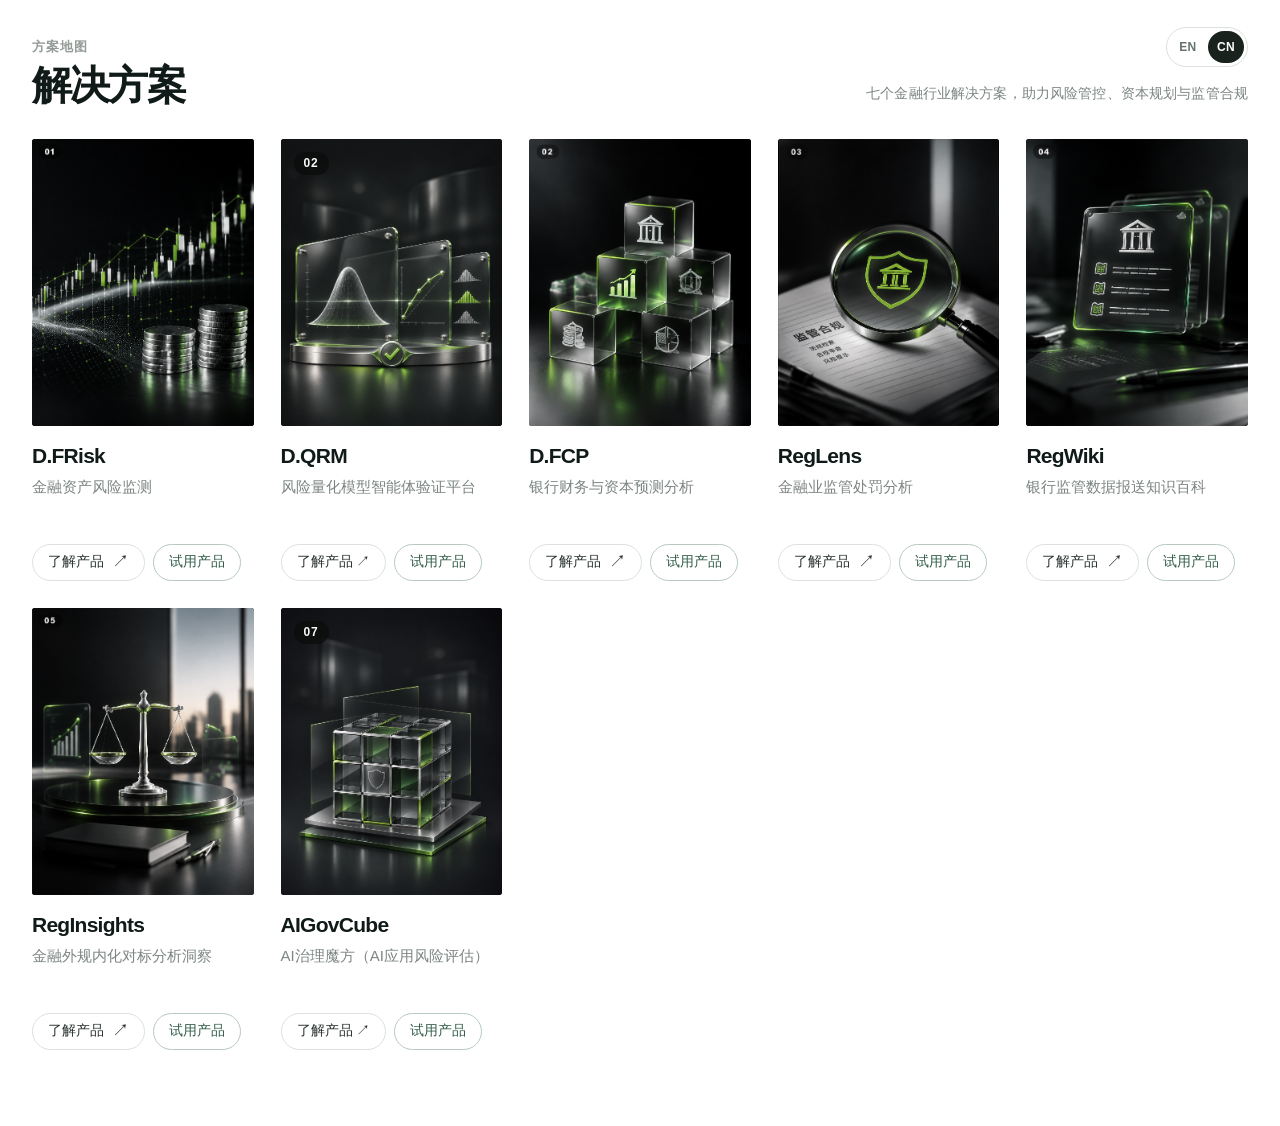
<file: index.html>
<!DOCTYPE html>
<html lang="zh-CN">
<head>
<meta charset="UTF-8">
<meta name="viewport" content="width=device-width, initial-scale=1.0">
<meta name="theme-color" content="#ffffff">
<meta name="description" content="金融行业解决方案：金融资产风险监测、财务与资本预测、监管处罚分析、监管数据报送知识及外规内化对标洞察。">
<title>解决方案｜金融行业</title>
<style>
:root {
  --ink: #101b19;
  --muted: #7c8581;
  --soft: #a0a7a3;
  --line: #dce1de;
  --accent: #aeb9ad;
  --ease: cubic-bezier(.2,.72,.25,1);
}
* { box-sizing: border-box; }
html { scroll-behavior: smooth; }
body {
  margin: 0;
  background: #fff;
  color: var(--ink);
  font-family: Inter, "PingFang SC", "Microsoft YaHei", "Noto Sans CJK SC", Arial, sans-serif;
  -webkit-font-smoothing: antialiased;
}
.solutions {
  width: min(100% - 64px, 1780px);
  margin: 0 auto;
  padding: 27px 0 76px;
}
.section-head {
  display: flex;
  justify-content: space-between;
  align-items: flex-end;
  gap: 28px;
  margin-bottom: 31px;
}
.eyebrow {
  margin: 0 0 8px;
  color: #929b96;
  font-size: 13px;
  font-weight: 600;
  letter-spacing: .08em;
}
h1 {
  margin: 0;
  font-size: clamp(38px, 3.15vw, 56px);
  line-height: 1.08;
  font-weight: 760;
  letter-spacing: -.045em;
}
.tagline {
  margin: 0 0 5px;
  color: #7c8580;
  font-size: clamp(14px, 1.05vw, 18px);
  text-align: right;
  letter-spacing: .01em;
}
.solution-grid {
  display: grid;
  grid-template-columns: repeat(5, minmax(0, 1fr));
  gap: 27px;
}
.solution-card {
  min-width: 0;
  opacity: 0;
  transform: translateY(20px);
  transition: opacity .75s var(--ease), transform .75s var(--ease);
  transition-delay: calc(var(--i) * 85ms);
}
.solution-card.is-visible { opacity: 1; transform: translateY(0); }
.visual {
  position: relative;
  overflow: hidden;
  isolation: isolate;
  width: 100%;
  aspect-ratio: 0.745;
  border-radius: 3px;
  background: #080909;
}
.visual img {
  display: block;
  width: 100%;
  height: 100%;
  object-fit: cover;
  filter: grayscale(.28) saturate(.52) contrast(1.06);
  transform: scale(1.001);
  transition: transform 1.15s var(--ease), filter .8s ease;
}
.solution-card:hover .visual img,
.solution-card:focus-within .visual img {
  transform: scale(1.045);
  filter: grayscale(.12) saturate(.7) contrast(1.08);
}
.image-shade {
  position: absolute;
  inset: 0;
  pointer-events: none;
  background: linear-gradient(180deg, rgba(0,0,0,.18), transparent 23%, transparent 72%, rgba(0,0,0,.12));
}
.number {
  position: absolute;
  top: 13px;
  left: 13px;
  z-index: 2;
  min-width: 35px;
  padding: 4px 8px;
  border-radius: 20px;
  color: #f7f8f7;
  background: rgba(10,12,11,.72);
  font-size: 12px;
  line-height: 1.25;
  font-weight: 700;
  letter-spacing: .08em;
  text-align: center;
}
.card-content { padding-top: 18px; }
.card-content h2 {
  margin: 0 0 7px;
  font-size: clamp(21px, 1.62vw, 29px);
  line-height: 1.16;
  font-weight: 730;
  letter-spacing: -.035em;
  overflow-wrap: anywhere;
}
.subtitle {
  min-height: 48px;
  margin: 0;
  color: var(--muted);
  font-size: 15px;
  line-height: 1.65;
}
.detail {
  max-height: 0;
  overflow: hidden;
  margin: 0;
  color: #858e89;
  font-size: 13px;
  line-height: 1.65;
  opacity: 0;
  transform: translateY(5px);
  transition: max-height .4s ease, opacity .3s ease, transform .3s ease, margin .3s ease;
}
.solution-card:hover .detail,
.solution-card:focus-within .detail {
  max-height: 58px;
  margin-top: 7px;
  opacity: 1;
  transform: translateY(0);
}
.learn-more {
  display: inline-flex;
  align-items: center;
  gap: 8px;
  margin-top: 21px;
  padding: 8px 15px 9px;
  border: 1px solid var(--line);
  border-radius: 30px;
  background: #fff;
  color: #28312d;
  font: inherit;
  font-size: 14px;
  cursor: pointer;
  transition: background .25s ease, border-color .25s ease, transform .25s ease;
}
.learn-more span { font-size: 17px; line-height: 12px; transition: transform .25s ease; }
.learn-more:hover {
  background: #f7f8f6;
  border-color: #b9c1bb;
  transform: translateY(-2px);
}
.learn-more:hover span { transform: translate(2px,-2px); }
.learn-more:focus-visible { outline: 2px solid #aab5aa; outline-offset: 4px; }
.modal-backdrop {
  position: fixed;
  inset: 0;
  z-index: 20;
  display: grid;
  place-items: center;
  padding: 20px;
  background: rgba(8,11,10,.52);
  opacity: 0;
  visibility: hidden;
  transition: opacity .25s ease, visibility .25s ease;
}
.modal-backdrop.open { opacity: 1; visibility: visible; }
.modal {
  width: min(460px, 100%);
  padding: 30px;
  border: 1px solid #e1e5e2;
  border-radius: 8px;
  background: #fff;
  box-shadow: 0 24px 80px rgba(0,0,0,.2);
  transform: translateY(12px);
  transition: transform .3s var(--ease);
}
.modal-backdrop.open .modal { transform: translateY(0); }
.modal-kicker { color: #929a95; font-size: 12px; letter-spacing: .12em; }
.modal h3 { margin: 10px 0 8px; font-size: 27px; }
.modal p { margin: 0; color: #737d77; line-height: 1.75; }
.modal-close {
  margin-top: 22px;
  padding: 8px 16px;
  border: 1px solid var(--line);
  border-radius: 24px;
  background: #fff;
  color: var(--ink);
  cursor: pointer;
}
@media (max-width: 1100px) {
  .solution-grid { grid-template-columns: repeat(3, minmax(0,1fr)); gap: 32px 22px; }
  .tagline { max-width: 46%; }
}
@media (max-width: 700px) {
  .solutions { width: min(100% - 36px, 540px); padding-top: 24px; }
  .section-head { display: block; margin-bottom: 24px; }
  .tagline { max-width: none; margin-top: 13px; text-align: left; }
  .solution-grid { grid-template-columns: repeat(2, minmax(0,1fr)); gap: 28px 14px; }
  .card-content { padding-top: 13px; }
  .card-content h2 { font-size: 21px; }
  .subtitle { min-height: 44px; font-size: 13px; }
  .learn-more { margin-top: 14px; padding: 7px 12px; font-size: 13px; }
  .detail { display: none; }
}
@media (max-width: 390px) {
  .solution-grid { grid-template-columns: 1fr; }
  .visual { aspect-ratio: .9; }
}
@media (prefers-reduced-motion: reduce) {
  *, *::before, *::after {
    scroll-behavior: auto !important;
    transition-duration: .01ms !important;
    animation-duration: .01ms !important;
  }
  .solution-card { opacity: 1; transform: none; }
}
.visual{display:block}.learn-more{text-decoration:none}

/* Precisely aligned reference crops; preserve the entire image on every screen. */
.visual{aspect-ratio:343 / 444!important}
.visual img{object-fit:contain;transform:none!important;filter:none!important}
.visual .number,.visual .image-shade{display:none}
</style>
<link rel="stylesheet" href="assets/i18n.css">
<script src="assets/locales.js" defer></script>
<script src="assets/i18n.js" defer></script>
<link rel="stylesheet" href="assets/trial-dialog.css">
<script src="assets/trial-dialog.js" defer></script>
</head>
<body>
<main class="solutions" aria-labelledby="solutions-title">
  <header class="section-head">
    <div>
      <p class="eyebrow">方案地图</p>
      <h1 id="solutions-title">解决方案</h1>
    </div>
    <div class="heading-actions"><div class="language-switch" role="group" aria-label="网站语言"><button type="button" data-language="en" lang="en" aria-label="Switch to English" aria-pressed="false">EN</button><button type="button" data-language="cn" lang="zh-CN" aria-label="切换到中文" aria-pressed="true">CN</button></div><p class="tagline">七个金融行业解决方案，助力风险管控、资本规划与监管合规</p></div>
  </header>
  <section class="solution-grid" aria-label="金融行业解决方案">

      <article class="solution-card" style="--i:0">
        <a class="visual" href="DFRisk_product_detail.html" aria-label="了解 D.FRisk">
          <img src="assets/images/green/ae41e6cf9f3b.png" alt="D.FRisk 金融解决方案视觉" loading="eager" />
          <span class="number">01</span>
          <span class="image-shade" aria-hidden="true"></span>
        </a>
        <div class="card-content">
          <h2>D.FRisk</h2>
          <p class="subtitle">金融资产风险监测</p>
          <p class="detail">聚焦金融资产表现、风险信号与动态变化。</p>
          <div class="card-actions"><a class="learn-more" href="DFRisk_product_detail.html">了解产品 <span aria-hidden="true">↗</span></a><button class="learn-more" type="button" data-trial aria-haspopup="dialog" aria-controls="trial-dialog">试用产品</button></div>
        </div>
      </article>
    

      <article class="solution-card" style="--i:1"><a class="visual" href="QRiskM_product_detail.html" aria-label="了解D.QRM"><img src="assets/images/green/83ac671b77dc.png" alt="D.QRM产品概览"/><span class="number" style="display:block">02</span></a><div class="card-content"><h2>D.QRM</h2><p class="subtitle">风险量化模型智能体验证平台</p><div class="card-actions"><a class="learn-more" href="QRiskM_product_detail.html">了解产品 ↗</a><button class="learn-more" type="button" data-trial aria-haspopup="dialog" aria-controls="trial-dialog">试用产品</button></div></div></article>
    

      <article class="solution-card" style="--i:2">
        <a class="visual" href="DFCP_product_detail.html" aria-label="了解 D.FCP">
          <img src="assets/images/green/2f7075fbf581.png" alt="D.FCP 金融解决方案视觉" loading="eager" />
          <span class="number">03</span>
          <span class="image-shade" aria-hidden="true"></span>
        </a>
        <div class="card-content">
          <h2>D.FCP</h2>
          <p class="subtitle">银行财务与资本预测分析</p>
          <p class="detail">联动财务规划、资本测算与多情景预测。</p>
          <div class="card-actions"><a class="learn-more" href="DFCP_product_detail.html">了解产品 <span aria-hidden="true">↗</span></a><button class="learn-more" type="button" data-trial aria-haspopup="dialog" aria-controls="trial-dialog">试用产品</button></div>
        </div>
      </article>
    

      <article class="solution-card" style="--i:3">
        <a class="visual" href="RegLens_product_detail.html" aria-label="了解 RegLens">
          <img src="assets/images/green/reglens-card-cn.png" data-src-cn="assets/images/green/reglens-card-cn.png" data-src-en="assets/images/green/reglens-card-en.png" alt="RegLens 金融解决方案视觉" loading="eager" />
          <span class="number">04</span>
          <span class="image-shade" aria-hidden="true"></span>
        </a>
        <div class="card-content">
          <h2>RegLens</h2>
          <p class="subtitle">金融业监管处罚分析</p>
          <p class="detail">洞察监管处罚趋势、重点领域与风险成因。</p>
          <div class="card-actions"><a class="learn-more" href="RegLens_product_detail.html">了解产品 <span aria-hidden="true">↗</span></a><button class="learn-more" type="button" data-trial aria-haspopup="dialog" aria-controls="trial-dialog">试用产品</button></div>
        </div>
      </article>
    

      <article class="solution-card" style="--i:4">
        <a class="visual" href="RegWiki_product_detail.html" aria-label="了解 RegWiki">
          <img src="assets/images/green/3a5ace20f1e7.png" alt="RegWiki 金融解决方案视觉" loading="eager" />
          <span class="number">05</span>
          <span class="image-shade" aria-hidden="true"></span>
        </a>
        <div class="card-content">
          <h2>RegWiki</h2>
          <p class="subtitle">银行监管数据报送知识百科</p>
          <p class="detail">汇集监管制度、数据标准与报送规则知识。</p>
          <div class="card-actions"><a class="learn-more" href="RegWiki_product_detail.html">了解产品 <span aria-hidden="true">↗</span></a><button class="learn-more" type="button" data-trial aria-haspopup="dialog" aria-controls="trial-dialog">试用产品</button></div>
        </div>
      </article>
    
<article class="solution-card" style="--i:5">
        <a class="visual" href="RegInsights_product_detail.html" aria-label="了解 RegInsights">
          <img src="assets/images/green/a82ccea08499.png" alt="RegInsights 金融解决方案视觉" loading="eager" />
          <span class="number">06</span>
          <span class="image-shade" aria-hidden="true"></span>
        </a>
        <div class="card-content">
          <h2>RegInsights</h2>
          <p class="subtitle">金融外规内化对标分析洞察</p>
          <p class="detail">识别内外规差异，形成可执行的行动建议。</p>
          <div class="card-actions"><a class="learn-more" href="RegInsights_product_detail.html">了解产品 <span aria-hidden="true">↗</span></a><button class="learn-more" type="button" data-trial aria-haspopup="dialog" aria-controls="trial-dialog">试用产品</button></div>
        </div>
      </article><article class="solution-card" style="--i:6"><a class="visual" href="AIGovCube_product_detail.html" aria-label="了解AIGovCube"><img src="assets/images/green/7f95b02bd3f4.png" alt="AIGovCube产品概览"/><span class="number" style="display:block">07</span></a><div class="card-content"><h2>AIGovCube</h2><p class="subtitle">AI治理魔方（AI应用风险评估）</p><div class="card-actions"><a class="learn-more" href="AIGovCube_product_detail.html">了解产品 ↗</a><button class="learn-more" type="button" data-trial aria-haspopup="dialog" aria-controls="trial-dialog">试用产品</button></div></div></article>  </section>
</main>
<div class="modal-backdrop" id="product-modal" role="dialog" aria-modal="true" aria-labelledby="modal-title">
  <div class="modal">
    <div class="modal-kicker">金融行业解决方案</div>
    <h3 id="modal-title"></h3>
    <p id="modal-description"></p>
    <p id="modal-detail" style="margin-top:8px"></p>
    <button class="modal-close" type="button">关闭</button>
  </div>
</div>
<script>
const cards = document.querySelectorAll('.solution-card');
if ('IntersectionObserver' in window) {
  const reveal = new IntersectionObserver((entries, observer) => {
    entries.forEach(entry => {
      if (entry.isIntersecting) {
        entry.target.classList.add('is-visible');
        observer.unobserve(entry.target);
      }
    });
  }, { threshold: .12 });
  cards.forEach(card => reveal.observe(card));
} else {
  cards.forEach(card => card.classList.add('is-visible'));
}
</script>
<dialog class="trial-dialog" id="trial-dialog" data-trial-dialog aria-labelledby="trial-title" aria-describedby="trial-intro trial-note">
  <button class="trial-close" type="button" data-trial-close aria-label="关闭试用弹窗" autofocus></button>
  <p class="trial-kicker">与我们联系</p>
  <h2 class="trial-title" id="trial-title">申请试用</h2>
  <p class="trial-intro" id="trial-intro">扫码了解产品，沟通您的试用需求。</p>
  <div class="trial-qr"><img src="assets/trial-qr-reference.png" alt="扫码申请产品试用" width="530" height="573" draggable="false"></div>
  <p class="trial-note" id="trial-note">感谢您申请试用，提交申请后，我们将依内部合规流程完成独立性冲突检查等必要审核，审核通过后尽快为您开通试用权限。</p>
</dialog>
</body>
</html>
</file>
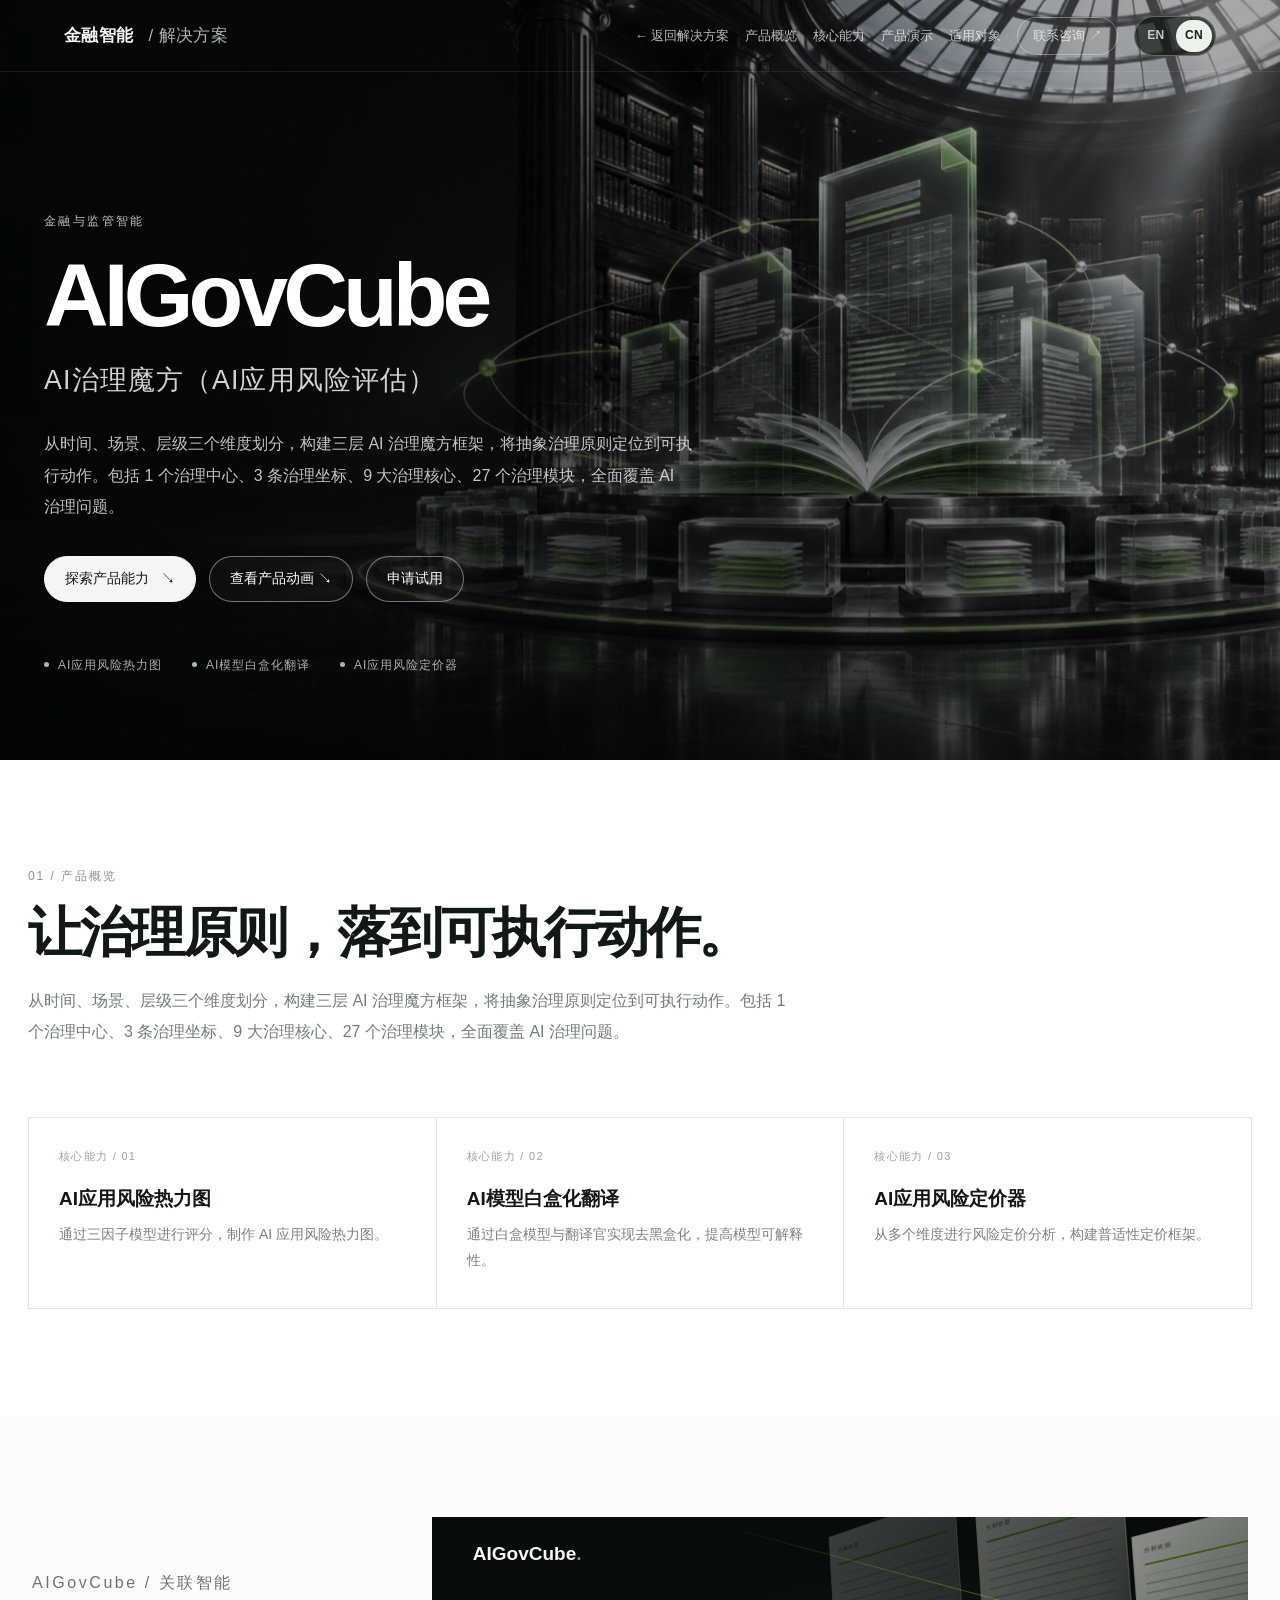
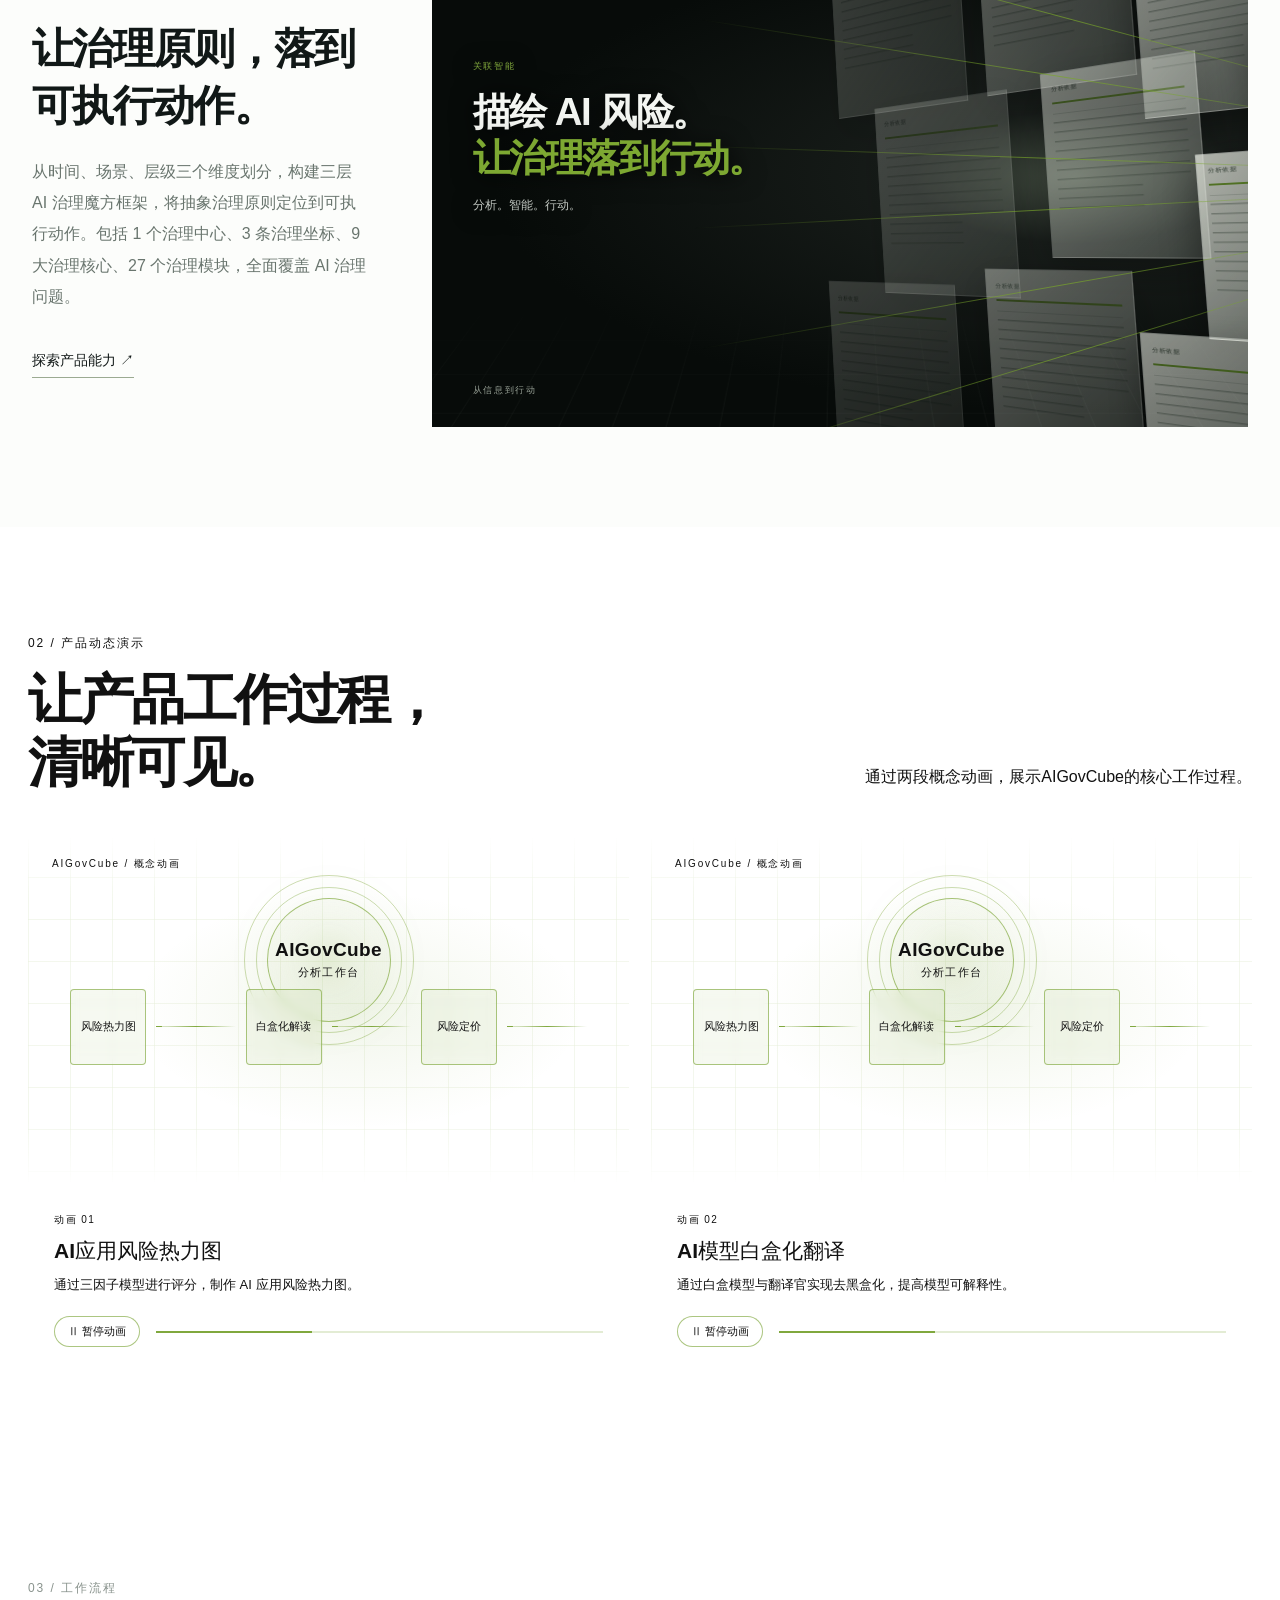
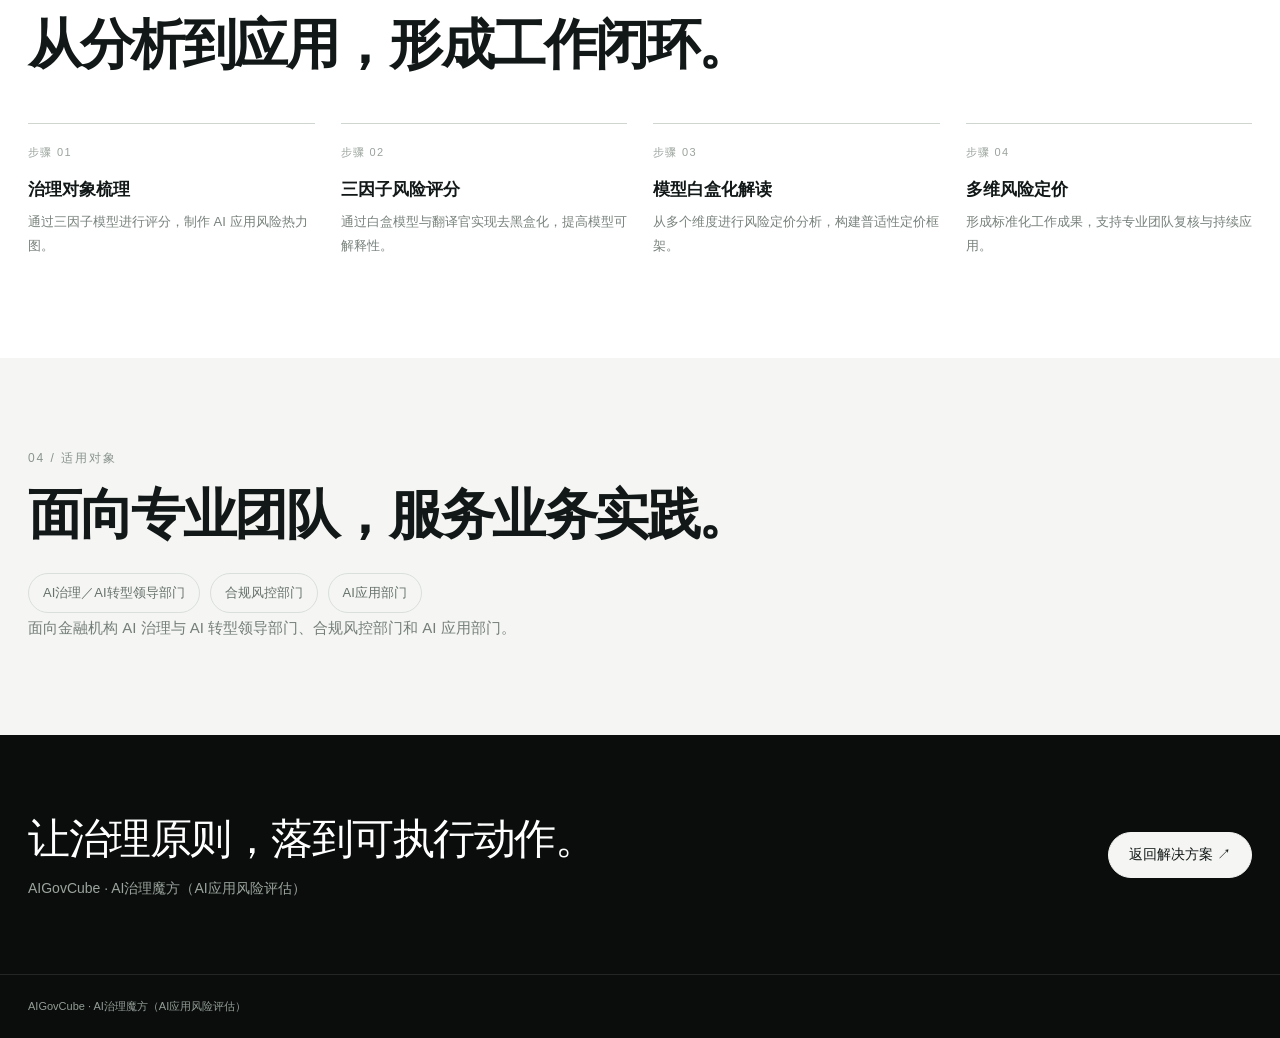
<file: AIGovCube_product_detail.html>
<!doctype html>
<html lang="zh-CN">
<head>
<meta charset="utf-8">
<meta name="viewport" content="width=device-width, initial-scale=1">
<meta name="theme-color" content="#080a0a">
<meta name="description" content="从时间、场景、层级三个维度划分，构建三层 AI 治理魔方框架，将抽象治理原则定位到可执行动作。包括 1 个治理中心、3 条治理坐标、9 大治理核心、27 个治理模块，全面覆盖 AI 治理问题。">
<title>AIGovCube｜AI治理魔方（AI应用风险评估）</title>
<style>
:root{
  --black:#080a0a;--ink:#111817;--muted:#707a75;--line:#dfe4e1;
  --sage:#aab5aa;--sage2:#c4cec4;--paper:#fff;--mist:#f5f6f4;
  --ease:cubic-bezier(.2,.72,.25,1);
}
*{box-sizing:border-box}
html{scroll-behavior:smooth}
body{margin:0;background:#fff;color:var(--ink);font-family:Inter,"PingFang SC","Microsoft YaHei","Noto Sans CJK SC",Arial,sans-serif;-webkit-font-smoothing:antialiased}
a{color:inherit}
button{font:inherit}
.topbar{
  height:72px;padding:0 clamp(22px,5vw,82px);display:flex;align-items:center;
  justify-content:space-between;border-bottom:1px solid rgba(255,255,255,.08);
  position:absolute;top:0;left:0;right:0;z-index:5;color:#f5f6f4
}
.brand{font-size:17px;font-weight:700;letter-spacing:.02em}
.brand span{font-weight:400;color:#aab5aa;margin-left:10px}
.topnav{display:flex;gap:28px;align-items:center;font-size:13px;color:rgba(255,255,255,.72)}
.topnav a{text-decoration:none;transition:color .25s}
.topnav a:hover{color:#fff}
.topnav .contact{padding:9px 15px;border:1px solid rgba(255,255,255,.32);border-radius:24px}
.hero{
  position:relative;min-height:680px;height:min(790px,88vh);overflow:hidden;
  background:#070909;color:#fff;isolation:isolate;display:flex;align-items:flex-end
}
.hero-bg{position:absolute;inset:0;z-index:-2;overflow:hidden}
.hero-bg img{
  width:100%;height:100%;object-fit:cover;object-position:center;
  filter:grayscale(.72) saturate(.28) brightness(.72);
  transform:scale(1.015);animation:slowZoom 34s ease-in-out infinite alternate
}
@keyframes slowZoom{from{transform:scale(1.015)}to{transform:scale(1.13)}}
.hero:after{
  content:"";position:absolute;inset:0;z-index:-1;
  background:linear-gradient(90deg,rgba(3,5,5,.82) 0%,rgba(3,5,5,.56) 39%,rgba(3,5,5,.08) 78%),
             linear-gradient(0deg,rgba(3,5,5,.68),transparent 48%)
}
.hero-content{width:min(1420px,100%);margin:0 auto;padding:130px 44px 86px}
.eyebrow{font-size:12px;letter-spacing:.2em;text-transform:uppercase;color:#bdc5bf;margin:0 0 20px}
.hero h1{font-size:clamp(48px,7vw,92px);line-height:1.02;letter-spacing:-.055em;margin:0;font-weight:650}
.hero h1 small{display:block;font-size:clamp(19px,2.1vw,28px);font-weight:400;letter-spacing:.04em;margin-top:20px;color:rgba(255,255,255,.82)}
.hero-lead{max-width:650px;margin:28px 0 0;color:rgba(255,255,255,.76);font-size:16px;line-height:1.95}
.hero-actions{display:flex;gap:13px;flex-wrap:wrap;margin-top:34px}
.btn{
  display:inline-flex;align-items:center;justify-content:center;gap:12px;
  padding:13px 20px;border-radius:30px;text-decoration:none;font-size:14px;
  transition:transform .25s,border-color .25s,background .25s
}
.btn-primary{background:#f5f6f4;color:#101715;border:1px solid #f5f6f4}
.btn-ghost{border:1px solid rgba(255,255,255,.42);color:#fff;background:rgba(255,255,255,.03)}
.btn:hover{transform:translateY(-2px)}
.btn-ghost:hover{background:rgba(255,255,255,.1);border-color:#fff}
.hero-meta{display:flex;gap:30px;flex-wrap:wrap;margin-top:55px;color:rgba(255,255,255,.68);font-size:12px;letter-spacing:.08em}
.hero-meta span:before{content:"";display:inline-block;width:5px;height:5px;border-radius:50%;background:#aab5aa;margin:0 9px 2px 0}
.wrap{width:min(1240px,calc(100% - 56px));margin:0 auto}
.section{padding:108px 0}
.section-kicker{font-size:12px;color:#89938d;letter-spacing:.16em;margin:0 0 16px}
.section-heading{font-size:clamp(32px,4.3vw,54px);line-height:1.15;letter-spacing:-.045em;font-weight:620;margin:0}
.section-intro{max-width:760px;color:#737d77;font-size:16px;line-height:1.95;margin:22px 0 0}
.overview-grid{display:grid;grid-template-columns:1fr 1fr;gap:76px;align-items:start;margin-top:56px}
.overview-statement{font-size:clamp(21px,2.2vw,28px);line-height:1.7;font-weight:450;letter-spacing:-.02em;margin:0}
.overview-statement em{font-style:normal;color:#818b84}
.overview-copy{color:#737d77;line-height:2;font-size:15px;margin:0}
.capability-strip{display:grid;grid-template-columns:repeat(3,1fr);gap:1px;background:#e2e6e3;border:1px solid #e2e6e3;margin-top:70px}
.capability{background:#fff;padding:28px 30px;min-height:190px}
.capability .num{font-size:11px;color:#9ba39e;letter-spacing:.12em}
.capability h3{font-size:19px;font-weight:620;margin:22px 0 10px}
.capability p{font-size:14px;line-height:1.8;color:#7a847e;margin:0}
.video-section{background:#f4f5f3;padding:108px 0}
.video-head{display:flex;justify-content:space-between;align-items:flex-end;gap:30px;margin-bottom:42px}
.video-head .section-intro{max-width:480px;margin:0}
.video-grid{display:grid;grid-template-columns:1fr 1fr;gap:22px}
.motion-card{background:#0a0c0c;color:#fff;overflow:hidden;border-radius:4px;min-width:0}
.motion-stage{height:350px;position:relative;overflow:hidden;background:
  radial-gradient(ellipse at 55% 50%,rgba(180,190,181,.10),transparent 48%),
  linear-gradient(135deg,#151918,#060808 70%)}
.stage-grid{position:absolute;inset:0;opacity:.18;background-image:linear-gradient(rgba(210,218,212,.18) 1px,transparent 1px),linear-gradient(90deg,rgba(210,218,212,.18) 1px,transparent 1px);background-size:42px 42px;mask-image:linear-gradient(transparent,black 18%,black 82%,transparent)}
.stage-label{position:absolute;top:22px;left:24px;color:#b9c2bb;font-size:10px;letter-spacing:.18em}
.stage-status{position:absolute;right:24px;top:20px;color:#929d95;font-size:10px;letter-spacing:.1em}
.source-row{position:absolute;left:7%;right:7%;top:44%;display:flex;justify-content:space-between;align-items:center;gap:10px}
.source-node{
  width:76px;height:76px;border:1px solid rgba(226,232,226,.4);border-radius:4px;
  display:grid;place-items:center;background:rgba(255,255,255,.045);backdrop-filter:blur(5px);
  color:#d5dbd6;font-size:11px;text-align:center;line-height:1.4;position:relative;z-index:2
}
.source-node b{display:block;font-size:19px;font-weight:400;margin-bottom:3px;color:#f0f2ef}
.flow-line{height:1px;flex:1;background:linear-gradient(90deg,transparent,#c3cec5,transparent);position:relative;overflow:hidden}
.flow-line:after{content:"";position:absolute;top:-2px;left:-15%;width:18px;height:5px;border-radius:50%;background:#e5ebe5;box-shadow:0 0 12px 3px rgba(220,230,220,.55);animation:flow 2.2s linear infinite}
@keyframes flow{to{left:110%}}
.agent-core{
  position:absolute;left:50%;top:18%;transform:translateX(-50%);width:124px;height:124px;
  border:1px solid rgba(225,232,225,.5);border-radius:50%;display:grid;place-items:center;
  background:radial-gradient(circle,rgba(210,220,211,.16),rgba(255,255,255,.02) 70%);
  box-shadow:0 0 45px rgba(215,225,216,.08),inset 0 0 30px rgba(215,225,216,.08);
  animation:corePulse 4s ease-in-out infinite
}
.agent-core:before,.agent-core:after{content:"";position:absolute;inset:-12px;border:1px solid rgba(218,226,219,.16);border-radius:50%;animation:ring 6s linear infinite}
.agent-core:after{inset:-24px;animation-direction:reverse;animation-duration:9s}
@keyframes corePulse{50%{box-shadow:0 0 55px rgba(215,225,216,.19),inset 0 0 38px rgba(215,225,216,.15)}}
@keyframes ring{to{transform:rotate(360deg)}}
.agent-core span{text-align:center;font-size:11px;letter-spacing:.12em;color:#f0f3ef}
.agent-core strong{display:block;font-size:19px;letter-spacing:.02em;margin-bottom:4px}
.validation-list{position:absolute;right:7%;bottom:9%;width:180px;display:grid;gap:8px}
.validation-item{font-size:10px;color:#b9c3bb;border-bottom:1px solid rgba(220,230,220,.16);padding:0 0 7px;display:flex;justify-content:space-between;gap:12px}
.validation-item i{font-style:normal;color:#e4e9e4}
.pulse-dot{width:6px;height:6px;background:#e2e8e2;border-radius:50%;display:inline-block;box-shadow:0 0 10px #e2e8e2;animation:blink 1.6s ease-in-out infinite}
@keyframes blink{50%{opacity:.25;transform:scale(.65)}}
.motion-stage.paused *{animation-play-state:paused!important}
.motion-caption{padding:24px 26px 25px}
.motion-caption .tag{font-size:10px;color:#9da79f;letter-spacing:.15em}
.motion-caption h3{font-size:21px;font-weight:560;margin:10px 0 8px}
.motion-caption p{font-size:13px;line-height:1.8;color:#a2aaa4;margin:0;max-width:520px}
.motion-controls{display:flex;align-items:center;justify-content:space-between;margin-top:20px}
.play-toggle{border:1px solid rgba(255,255,255,.28);background:transparent;color:#f2f4f1;border-radius:24px;padding:7px 13px;font-size:11px;cursor:pointer}
.play-toggle:hover{background:rgba(255,255,255,.1)}
.progress-track{height:2px;background:rgba(255,255,255,.16);flex:1;margin-left:16px;overflow:hidden}
.progress-track span{display:block;height:100%;width:35%;background:#c5cec6;animation:progress 8s linear infinite}
@keyframes progress{to{transform:translateX(190%)}}
.early-stage{position:absolute;inset:0}
.orbit{position:absolute;width:230px;height:230px;border:1px solid rgba(220,228,220,.28);border-radius:50%;left:50%;top:50%;transform:translate(-50%,-50%) rotate(-20deg)}
.orbit:before,.orbit:after{content:"";position:absolute;inset:22px;border:1px solid rgba(220,228,220,.15);border-radius:50%;transform:rotate(55deg) scaleX(1.5)}
.orbit:after{transform:rotate(-55deg) scaleX(1.5)}
.orbit-center{position:absolute;left:50%;top:50%;transform:translate(-50%,-50%);width:90px;height:90px;border-radius:50%;border:1px solid rgba(230,236,230,.5);display:grid;place-items:center;color:#f0f2ef;font-size:12px;background:radial-gradient(circle,rgba(225,232,225,.18),transparent 70%);box-shadow:0 0 40px rgba(225,232,225,.12)}
.orbit-node{position:absolute;width:10px;height:10px;border-radius:50%;background:#e1e7e1;box-shadow:0 0 16px 3px rgba(225,232,225,.55)}
.orbit-node.n1{left:17%;top:48%;animation:nodePulse 2s infinite}
.orbit-node.n2{right:18%;top:22%;animation:nodePulse 2.7s infinite .4s}
.orbit-node.n3{right:23%;bottom:13%;animation:nodePulse 2.4s infinite .8s}
.orbit-node.n4{left:38%;top:9%;animation:nodePulse 3s infinite .2s}
@keyframes nodePulse{50%{transform:scale(1.8);opacity:.5}}
.signal-card{position:absolute;left:5%;bottom:8%;width:190px;padding:13px 14px;border:1px solid rgba(225,232,225,.25);background:rgba(255,255,255,.045);backdrop-filter:blur(8px);animation:float 5s ease-in-out infinite}
.signal-card small{font-size:9px;color:#a7b0a8;letter-spacing:.12em}
.signal-card strong{display:block;font-size:14px;font-weight:500;margin:7px 0}
.signal-card span{font-size:10px;color:#c2cbc3}
@keyframes float{50%{transform:translateY(-9px)}}
.risk-alert{position:absolute;right:5%;top:20%;width:175px;padding:14px;border:1px solid rgba(235,238,235,.34);background:rgba(255,255,255,.055);animation:alertIn 5s ease-in-out infinite}
.risk-alert small{font-size:9px;color:#aab4ac;letter-spacing:.12em}
.risk-alert b{display:block;font-size:13px;font-weight:500;margin:8px 0;color:#f1f3f0}
.risk-alert .severity{display:inline-block;border:1px solid rgba(230,235,230,.35);padding:4px 7px;font-size:9px;color:#dce3dc}
.timeline{position:absolute;left:7%;right:7%;bottom:8%;display:flex;align-items:center;gap:0}
.timeline:before{content:"";position:absolute;left:0;right:0;height:1px;background:rgba(225,232,225,.24)}
.timeline-step{position:relative;flex:1;text-align:center;color:#aeb7af;font-size:9px;padding-top:18px}
.timeline-step:before{content:"";position:absolute;top:0;left:50%;width:6px;height:6px;border-radius:50%;background:#dce3dc;transform:translateX(-50%);box-shadow:0 0 10px rgba(225,232,225,.45)}
.timeline-step:last-child:before{animation:blink 1.5s infinite}
.alert-wave{position:absolute;left:0;right:0;top:0;height:100%;opacity:.15;background:linear-gradient(110deg,transparent 35%,rgba(255,255,255,.16) 50%,transparent 65%);transform:translateX(-100%);animation:scan 5s linear infinite}
@keyframes scan{to{transform:translateX(100%)}}
.workflow{padding:100px 0}
.workflow-grid{display:grid;grid-template-columns:repeat(4,1fr);gap:26px;margin-top:48px}
.workflow-step{border-top:1px solid #cfd6d0;padding-top:18px}
.workflow-step .step-no{font-size:11px;color:#9aa39c;letter-spacing:.12em}
.workflow-step h3{font-size:17px;font-weight:600;margin:18px 0 9px}
.workflow-step p{font-size:13px;line-height:1.85;color:#78827c;margin:0}
.audience{background:#f5f6f4;padding:92px 0}
.audience-row{display:grid;grid-template-columns:.8fr 1.2fr;gap:80px;align-items:start}
.audience-tags{display:flex;gap:10px;flex-wrap:wrap;margin-top:28px}
.audience-tags span{border:1px solid #d9dfda;padding:10px 14px;border-radius:24px;color:#66716a;font-size:13px}
.audience-note{font-size:15px;line-height:2;color:#747e78;margin:0}
.cta{padding:76px 0;background:#0a0d0c;color:#fff}
.cta-inner{display:flex;justify-content:space-between;align-items:center;gap:35px}
.cta h2{font-size:clamp(27px,3.3vw,42px);font-weight:550;letter-spacing:-.035em;margin:0}
.cta p{color:#9ba49d;font-size:14px;margin:13px 0 0}
.footer{padding:24px 0;color:#939d96;font-size:11px;border-top:1px solid rgba(255,255,255,.1);background:#0a0d0c}
.footer .wrap{display:flex;justify-content:space-between;gap:18px;flex-wrap:wrap}
@media(max-width:900px){
 .hero{min-height:640px;height:82vh}.overview-grid,.audience-row{grid-template-columns:1fr;gap:28px}
 .video-grid{grid-template-columns:1fr}.workflow-grid{grid-template-columns:repeat(2,1fr)}
 .video-head{display:block}.video-head .section-intro{margin-top:20px}
}
@media(max-width:600px){
 .topbar{height:60px;padding:0 20px}.topnav{gap:12px}.topnav a:not(.contact){display:none}
 .hero{min-height:690px;height:90vh}.hero-content{padding:110px 24px 58px}.hero-lead{font-size:14px}
 .hero-meta{gap:12px;margin-top:35px}.wrap{width:calc(100% - 40px)}
 .section,.video-section,.workflow,.audience{padding:72px 0}
 .capability-strip{grid-template-columns:1fr;margin-top:42px}.capability{min-height:0;padding:22px}
 .motion-stage{height:300px}.source-node{width:58px;height:64px;font-size:9px}.source-node b{font-size:15px}
 .agent-core{width:100px;height:100px;top:15%}.validation-list{width:130px;right:4%;bottom:7%}
 .signal-card{width:150px;left:4%;bottom:8%}.risk-alert{width:145px;right:4%;top:16%}
 .orbit{width:190px;height:190px}.timeline{left:4%;right:4%}
 .workflow-grid{grid-template-columns:1fr 1fr;gap:25px 18px}
 .cta-inner{display:block}.cta .btn{margin-top:25px}
}
@media(prefers-reduced-motion:reduce){
 *,*:before,*:after{animation-duration:.01ms!important;animation-iteration-count:1!important;scroll-behavior:auto!important;transition-duration:.01ms!important}
}

/* Cinematic evidence presentation */
.hero-bg img{filter:grayscale(1) brightness(.72);animation:dfHeroZoom 48s linear infinite;will-change:transform}
@keyframes dfHeroZoom{0%{transform:scale(1.02)}92%{transform:scale(1.32)}100%{transform:scale(1.02)}}
.df-showcase{padding:100px 0;background:#fcfdfb}
.df-split{width:min(1440px,calc(100% - 64px));margin:auto;display:grid;grid-template-columns:.7fr 1.7fr;gap:64px;align-items:center}
.df-copy h2{font-size:clamp(32px,3.3vw,52px);line-height:1.35;letter-spacing:-.04em;margin:22px 0}
.df-copy p{font-size:16px;line-height:1.95;color:#69756e}.df-copy a{display:inline-block;margin-top:24px;text-decoration:none;border-bottom:1px solid #9baa91;padding-bottom:7px;font-size:14px}
.df-cinema{position:relative;aspect-ratio:16/10;overflow:hidden;background:radial-gradient(ellipse at 79% 51%,#424c40 0%,#171c19 18%,#070b09 64%);color:#f4f6f2;isolation:isolate}
.df-brand{position:absolute;left:5%;top:5%;font-weight:700;font-size:19px;z-index:3}.df-brand b{color:#78a52a}
.df-caption{position:absolute;left:5%;top:27%;z-index:3;width:65%;text-shadow:0 2px 24px #000}.df-caption small{font-size:9px;letter-spacing:.18em;color:#80a83c}.df-caption h3{font-size:clamp(24px,3vw,45px);line-height:1.2;letter-spacing:-.04em;margin:16px 0}.df-caption h3 span{color:#7da832}.df-caption p{font-size:12px;color:#c2c8c2}
.df-space{position:absolute;inset:-10%;perspective:650px;animation:dfDrift 20s ease-in-out infinite alternate}
.df-floor{position:absolute;inset:55% -20% -55%;background:repeating-linear-gradient(90deg,transparent 0 59px,#b9c4b51c 60px 61px),repeating-linear-gradient(0deg,transparent 0 59px,#b9c4b51c 60px 61px);transform:rotateX(62deg);mask-image:linear-gradient(transparent,#000)}
.df-sheet{position:absolute;width:15%;height:32%;left:var(--x);top:var(--y);padding:13px 10px;background:linear-gradient(135deg,#eef1e7df,#b6bfb477);border:1px solid #ffffff42;box-shadow:0 15px 40px #0008;transform:rotateY(-35deg) rotateZ(-4deg);animation:dfFloat var(--t) ease-in-out infinite alternate;animation-delay:var(--d);opacity:var(--o)}
.df-sheet:before{content:'EVIDENCE / AIGovCube';display:block;font-size:6px;letter-spacing:.1em;color:#29372b;border-bottom:2px solid #5d8525;padding-bottom:9px;margin-bottom:10px}.df-sheet:after{content:'';display:block;height:65%;background:repeating-linear-gradient(0deg,transparent 0 8px,#39463b66 9px 10px);clip-path:polygon(0 0,100% 0,100% 65%,66% 65%,66% 100%,0 100%)}
.df-ray{position:absolute;left:35%;top:var(--y);width:75%;height:1px;background:linear-gradient(90deg,transparent,#79a62ab3,transparent);transform:rotate(var(--r));transform-origin:80% center;animation:dfRay 7s ease-in-out infinite alternate}
.df-foot{position:absolute;bottom:6%;left:5%;font-size:9px;letter-spacing:.18em;color:#98a196}
@keyframes dfFloat{to{translate:20px -16px;transform:rotateY(-22deg) rotateZ(2deg)}}
@keyframes dfDrift{to{transform:scale(1.08) translate(-1%,1%)}}
@keyframes dfRay{to{opacity:.25;translate:0 8px}}
@media(max-width:900px){.df-split{grid-template-columns:1fr;gap:30px;width:calc(100% - 40px)}.df-showcase{padding:64px 0}.df-copy{max-width:600px}.df-copy h2 br{display:none}.df-cinema{aspect-ratio:16/10}.df-caption h3{font-size:clamp(24px,5vw,42px)}}
@media(prefers-reduced-motion:reduce){.hero-bg img,.df-space,.df-sheet,.df-ray{animation:none!important}}

.topnav{flex-wrap:wrap;gap:18px}@media(max-width:600px){.topbar{height:auto;min-height:80px;padding:16px 20px;gap:12px;flex-wrap:wrap}.topnav{gap:12px;font-size:11px}}
@media(max-width:700px){.topnav .back-home{display:inline!important}.topbar{height:auto;min-height:80px;flex-wrap:wrap;padding:14px 20px;gap:10px}.topnav{flex-wrap:wrap}}

/* Wide native artwork: limit crop amplification to retain fine detail. */
.hero-bg img{object-position:70% center;transform-origin:68% 48%;animation:dfHeroZoomHD 48s linear infinite}
@keyframes dfHeroZoomHD{0%{transform:scale(1.01)}92%{transform:scale(1.20)}100%{transform:scale(1.01)}}
@media(max-width:700px){.hero-bg img{object-position:72% center}}
@media(prefers-reduced-motion:reduce){.hero-bg img{animation:none!important;transform:scale(1.01)}}
</style>
<link rel="stylesheet" href="assets/i18n.css">
<script src="assets/locales.js" defer></script>
<script src="assets/i18n.js" defer></script>
<link rel="stylesheet" href="assets/trial-dialog.css">
<script src="assets/trial-dialog.js" defer></script>
</head>
<body>
<header class="topbar">
  <div class="brand">FINANCIAL INTELLIGENCE <span>/ SOLUTIONS</span></div>
  <nav class="topnav" aria-label="页面导航"><a class="back-home" href="financial_solutions_first_concept.html">← 返回解决方案</a>
    <a href="#overview">产品概览</a><a href="#capabilities">核心能力</a><a href="#animations">产品演示</a><a href="#audience">适用对象</a>
    <a class="contact" href="#contact">联系咨询 ↗</a>
  <div class="language-switch" role="group" aria-label="网站语言"><button type="button" data-language="en" lang="en" aria-label="Switch to English" aria-pressed="false">EN</button><button type="button" data-language="cn" lang="zh-CN" aria-label="切换到中文" aria-pressed="true">CN</button></div></nav>
</header>

<section class="hero" aria-label="AIGovCube 产品主视觉">
  <div class="hero-bg"><img src="assets/images/green/ebfaf1334027.png" alt="银行监管数据报送知识百科主视觉"></div>
  <div class="hero-content">
    <p class="eyebrow">FINANCIAL & REGULATORY INTELLIGENCE</p>
    <h1>AIGovCube<small>AI治理魔方（AI应用风险评估）</small></h1>
    <p class="hero-lead">从时间、场景、层级三个维度划分，构建三层 AI 治理魔方框架，将抽象治理原则定位到可执行动作。包括 1 个治理中心、3 条治理坐标、9 大治理核心、27 个治理模块，全面覆盖 AI 治理问题。</p>
    <div class="hero-actions">
      <a class="btn btn-primary" href="#overview">探索产品能力 <span>↘</span></a>
      <a class="btn btn-ghost" href="#animations">查看产品动画 ↘</a>
      <button class="btn btn-ghost" type="button" data-trial aria-haspopup="dialog" aria-controls="trial-dialog">申请试用</button>
    </div>
    <div class="hero-meta"><span>AI应用风险热力图</span><span>AI模型白盒化翻译</span><span>AI应用风险定价器</span></div>
  </div>
</section>

<section class="section" id="overview"><div class="wrap"><p class="section-kicker">01 / PRODUCT OVERVIEW</p><h2 class="section-heading">让治理原则，落到可执行动作。</h2><p class="section-intro">从时间、场景、层级三个维度划分，构建三层 AI 治理魔方框架，将抽象治理原则定位到可执行动作。包括 1 个治理中心、3 条治理坐标、9 大治理核心、27 个治理模块，全面覆盖 AI 治理问题。</p><div class="capability-strip" id="capabilities"><article class="capability"><span class="num">CAPABILITY / 01</span><h3>AI应用风险热力图</h3><p>通过三因子模型进行评分，制作 AI 应用风险热力图。</p></article><article class="capability"><span class="num">CAPABILITY / 02</span><h3>AI模型白盒化翻译</h3><p>通过白盒模型与翻译官实现去黑盒化，提高模型可解释性。</p></article><article class="capability"><span class="num">CAPABILITY / 03</span><h3>AI应用风险定价器</h3><p>从多个维度进行风险定价分析，构建普适性定价框架。</p></article></div></div></section>
<section class="df-showcase" aria-label="产品能力动态展示"><div class="df-split"><div class="df-copy"><p class="section-kicker">AIGovCube / CONNECTED INTELLIGENCE</p><h2>让治理原则，落到可执行动作。</h2><p>从时间、场景、层级三个维度划分，构建三层 AI 治理魔方框架，将抽象治理原则定位到可执行动作。包括 1 个治理中心、3 条治理坐标、9 大治理核心、27 个治理模块，全面覆盖 AI 治理问题。</p><a href="#overview">探索产品能力 ↗</a></div><div class="df-cinema" role="img" aria-label="多层信息文件在数据空间中缓慢漂浮，汇聚为分析洞察"><div class="df-brand">AIGovCube<b>.</b></div><div class="df-space"><div class="df-floor"></div><div class="df-sheet" style="--x:48%;--y:8%;--t:12s;--d:-0s;--o:0.25"></div><div class="df-sheet" style="--x:64%;--y:4%;--t:15s;--d:-2s;--o:0.4"></div><div class="df-sheet" style="--x:81%;--y:8%;--t:18s;--d:-4s;--o:0.65"></div><div class="df-sheet" style="--x:94%;--y:22%;--t:21s;--d:-6s;--o:0.8"></div><div class="df-sheet" style="--x:53%;--y:38%;--t:12s;--d:-8s;--o:0.25"></div><div class="df-sheet" style="--x:71%;--y:32%;--t:15s;--d:-10s;--o:0.5"></div><div class="df-sheet" style="--x:88%;--y:46%;--t:18s;--d:-12s;--o:0.8"></div><div class="df-sheet" style="--x:48%;--y:68%;--t:21s;--d:-14s;--o:0.2"></div><div class="df-sheet" style="--x:65%;--y:66%;--t:12s;--d:-16s;--o:0.4"></div><div class="df-sheet" style="--x:82%;--y:77%;--t:15s;--d:-18s;--o:0.65"></div><i class="df-ray" style="--y:34%;--r:15deg"></i><i class="df-ray" style="--y:40%;--r:9deg"></i><i class="df-ray" style="--y:49%;--r:2deg"></i><i class="df-ray" style="--y:54%;--r:-3deg"></i><i class="df-ray" style="--y:62%;--r:-10deg"></i><i class="df-ray" style="--y:69%;--r:-17deg"></i></div><div class="df-caption"><small>CONNECTED INTELLIGENCE</small><h3>Map AI risk.<br><span>Make governance actionable.</span></h3><p>Analysis. Intelligence. Action.</p></div><div class="df-foot">FROM INFORMATION TO ACTION</div></div></div></section>

<section class="video-section" id="animations">
 <div class="wrap">
  <div class="video-head">
   <div><p class="section-kicker">02 / PRODUCT IN MOTION</p><h2 class="section-heading">让产品工作过程，<br>清晰可见。</h2></div>
   <p class="section-intro">通过两段概念动画，展示AIGovCube的核心工作过程。</p>
  </div>
  <div class="video-grid">
   <article class="motion-card">
    <div class="motion-stage" id="motion-one"><div class="stage-grid"></div><span class="stage-label">AIGovCube / CONCEPT ANIMATION</span><div class="agent-core"><span><strong>AIGovCube</strong>分析工作台</span></div><div class="source-row"><div class="source-node"><span>风险热力图</span></div><div class="flow-line"></div><div class="source-node"><span>白盒化解读</span></div><div class="flow-line"></div><div class="source-node"><span>风险定价</span></div><div class="flow-line"></div></div><div class="alert-wave"></div></div>
<div class="motion-caption"><span class="tag">ANIMATION 01</span><h3>AI应用风险热力图</h3><p>通过三因子模型进行评分，制作 AI 应用风险热力图。</p><div class="motion-controls"><button class="play-toggle" type="button" data-target="motion-one">Ⅱ 暂停动画</button><div class="progress-track"><span></span></div></div>
    </div>
   </article>

   <article class="motion-card">
    <div class="motion-stage" id="motion-two"><div class="stage-grid"></div><span class="stage-label">AIGovCube / CONCEPT ANIMATION</span><div class="agent-core"><span><strong>AIGovCube</strong>分析工作台</span></div><div class="source-row"><div class="source-node"><span>风险热力图</span></div><div class="flow-line"></div><div class="source-node"><span>白盒化解读</span></div><div class="flow-line"></div><div class="source-node"><span>风险定价</span></div><div class="flow-line"></div></div><div class="alert-wave"></div></div>
<div class="motion-caption"><span class="tag">ANIMATION 02</span><h3>AI模型白盒化翻译</h3><p>通过白盒模型与翻译官实现去黑盒化，提高模型可解释性。</p><div class="motion-controls"><button class="play-toggle" type="button" data-target="motion-two">Ⅱ 暂停动画</button><div class="progress-track"><span></span></div></div>
    </div>
   </article>
  </div>
 </div>
</section>

<section class="workflow"><div class="wrap"><p class="section-kicker">03 / WORKFLOW</p><h2 class="section-heading">从分析到应用，形成工作闭环。</h2><div class="workflow-grid"><article class="workflow-step"><span class="step-no">STEP 01</span><h3>治理对象梳理</h3><p>通过三因子模型进行评分，制作 AI 应用风险热力图。</p></article><article class="workflow-step"><span class="step-no">STEP 02</span><h3>三因子风险评分</h3><p>通过白盒模型与翻译官实现去黑盒化，提高模型可解释性。</p></article><article class="workflow-step"><span class="step-no">STEP 03</span><h3>模型白盒化解读</h3><p>从多个维度进行风险定价分析，构建普适性定价框架。</p></article><article class="workflow-step"><span class="step-no">STEP 04</span><h3>多维风险定价</h3><p>形成标准化工作成果，支持专业团队复核与持续应用。</p></article></div></div></section><section class="audience" id="audience"><div class="wrap"><p class="section-kicker">04 / WHO IT SERVES</p><h2 class="section-heading">面向专业团队，服务业务实践。</h2><div class="audience-tags"><span>AI治理／AI转型领导部门</span><span>合规风控部门</span><span>AI应用部门</span></div><p class="audience-note">面向金融机构 AI 治理与 AI 转型领导部门、合规风控部门和 AI 应用部门。</p></div></section><section class="cta" id="contact"><div class="wrap"><div class="cta-inner"><div><h2>让治理原则，落到可执行动作。</h2><p>AIGovCube · AI治理魔方（AI应用风险评估）</p></div><a class="btn btn-primary" href="index.html">返回解决方案 ↗</a></div></div></section><footer class="footer"><div class="wrap">AIGovCube · AI治理魔方（AI应用风险评估）</div></footer>

<script>
document.querySelectorAll('.play-toggle').forEach(button=>{
  button.addEventListener('click',()=>{
    const stage=document.getElementById(button.dataset.target);
    const paused=stage.classList.toggle('paused');
    button.textContent=paused?'▶ 播放动画':'Ⅱ 暂停动画';
  });
});
const anchors=document.querySelectorAll('a[href^="#"]');
anchors.forEach(a=>a.addEventListener('click',e=>{
 const target=document.querySelector(a.getAttribute('href'));
 if(target){e.preventDefault();target.scrollIntoView({behavior:'smooth',block:'start'});}
}));
</script>
<dialog class="trial-dialog" id="trial-dialog" data-trial-dialog aria-labelledby="trial-title" aria-describedby="trial-intro trial-note">
  <button class="trial-close" type="button" data-trial-close aria-label="关闭试用弹窗" autofocus></button>
  <p class="trial-kicker">与我们联系</p>
  <h2 class="trial-title" id="trial-title">申请试用</h2>
  <p class="trial-intro" id="trial-intro">扫码了解产品，沟通您的试用需求。</p>
  <div class="trial-qr"><img src="assets/trial-qr-reference.png" alt="扫码申请产品试用" width="530" height="573" draggable="false"></div>
  <p class="trial-note" id="trial-note">感谢您申请试用，提交申请后，我们将依内部合规流程完成独立性冲突检查等必要审核，审核通过后尽快为您开通试用权限。</p>
</dialog>
</body>
</html>
</file>
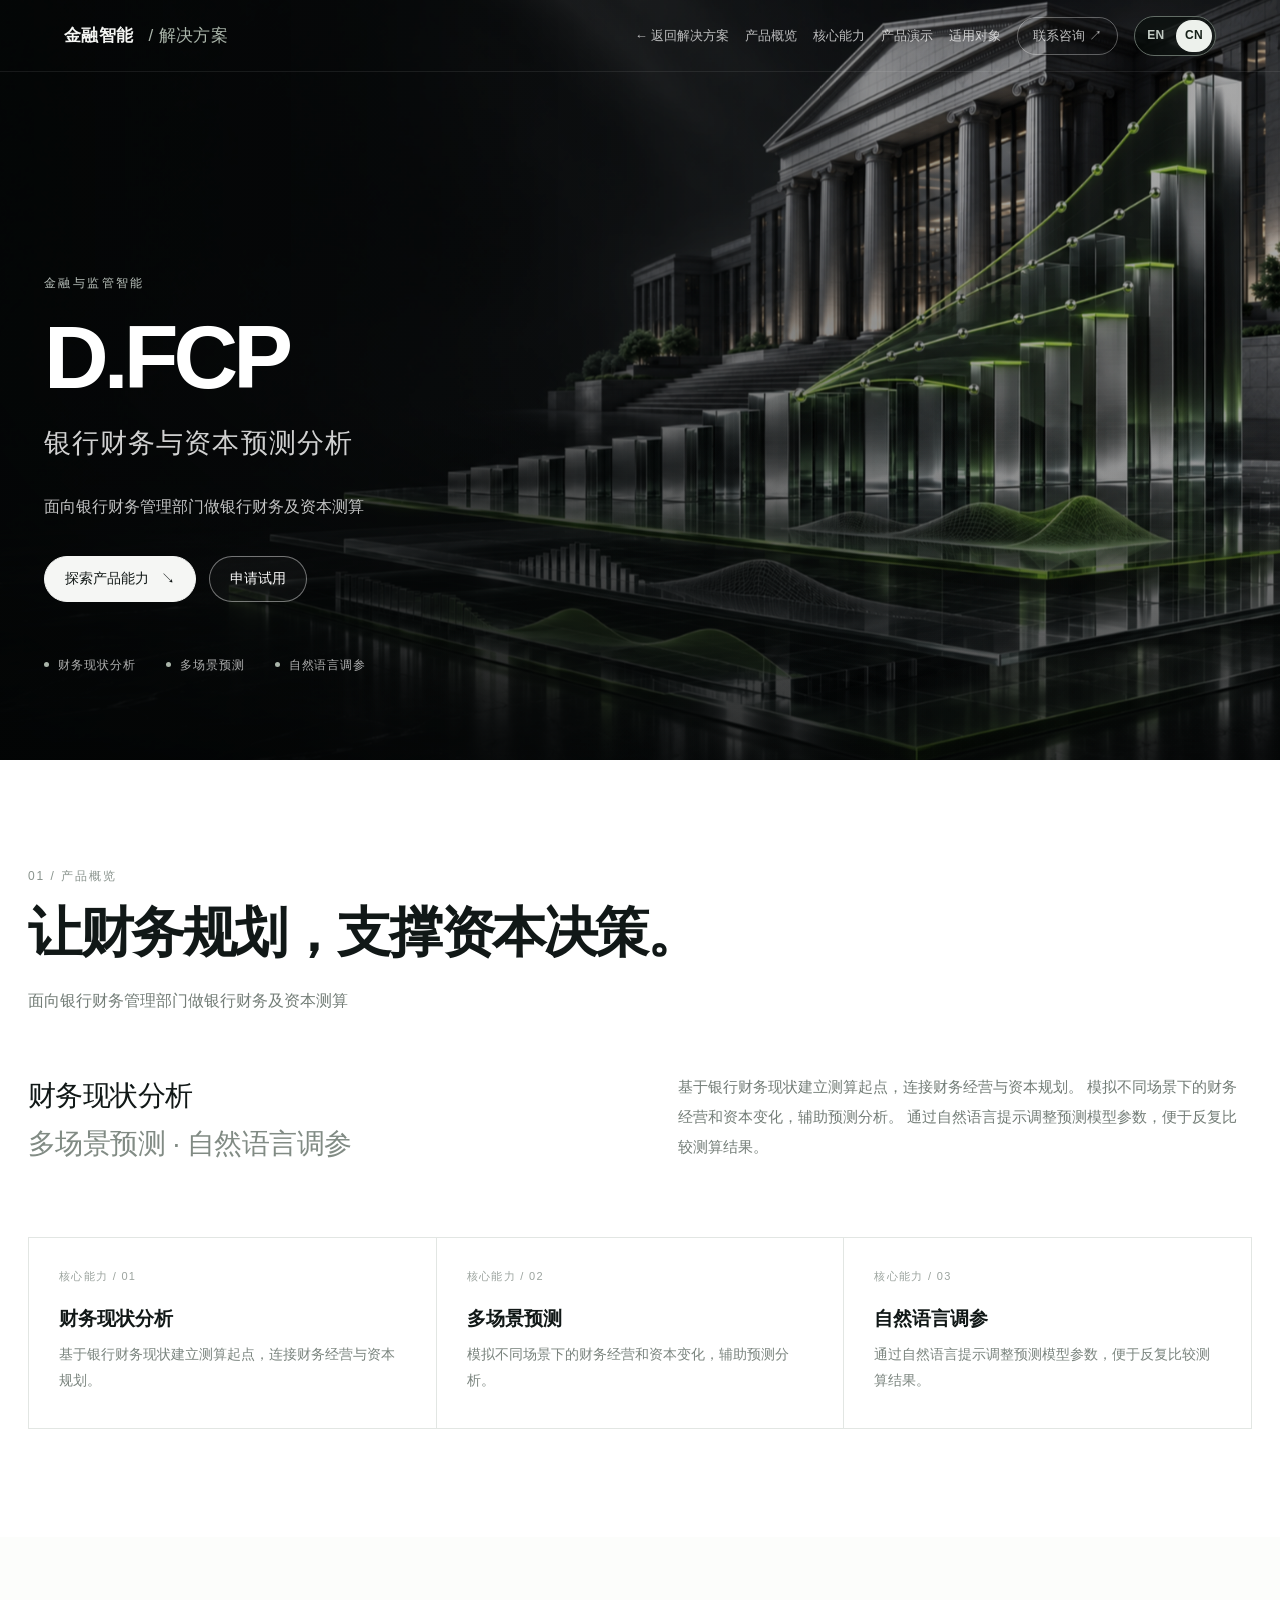
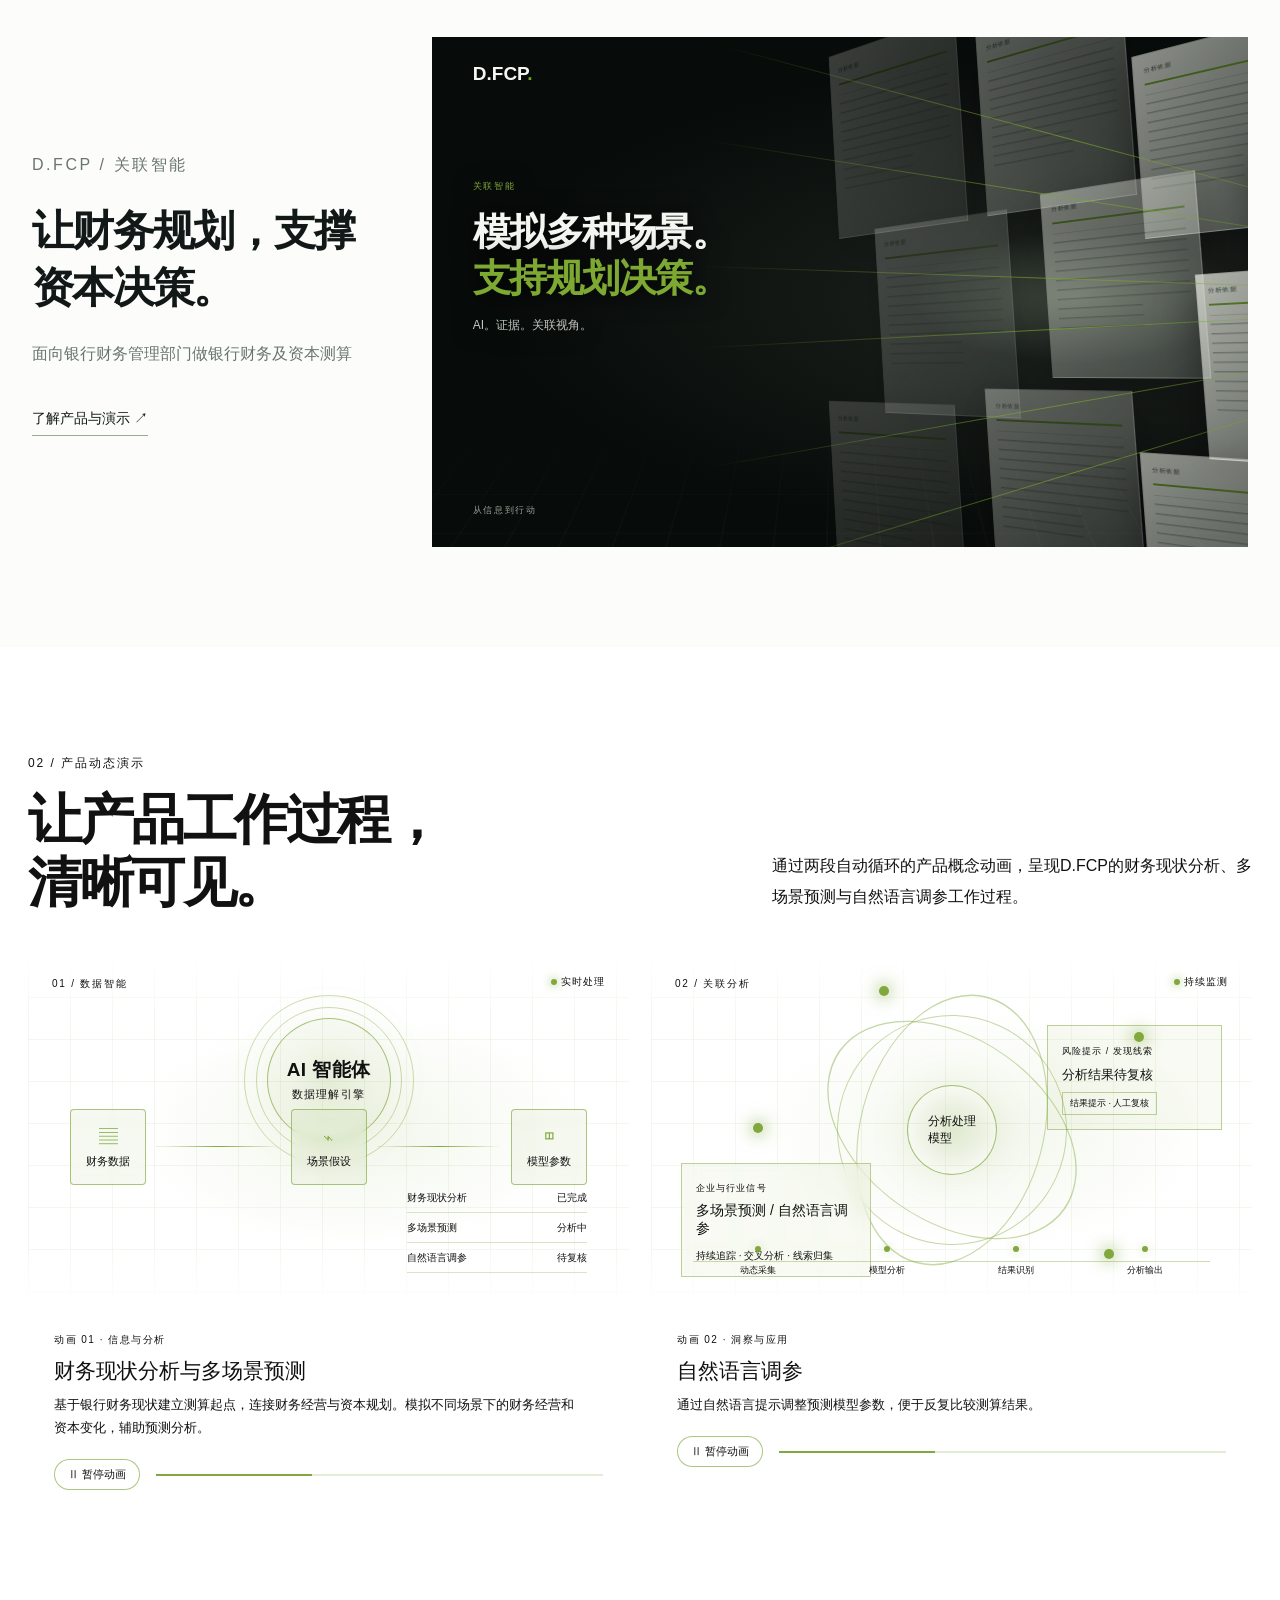
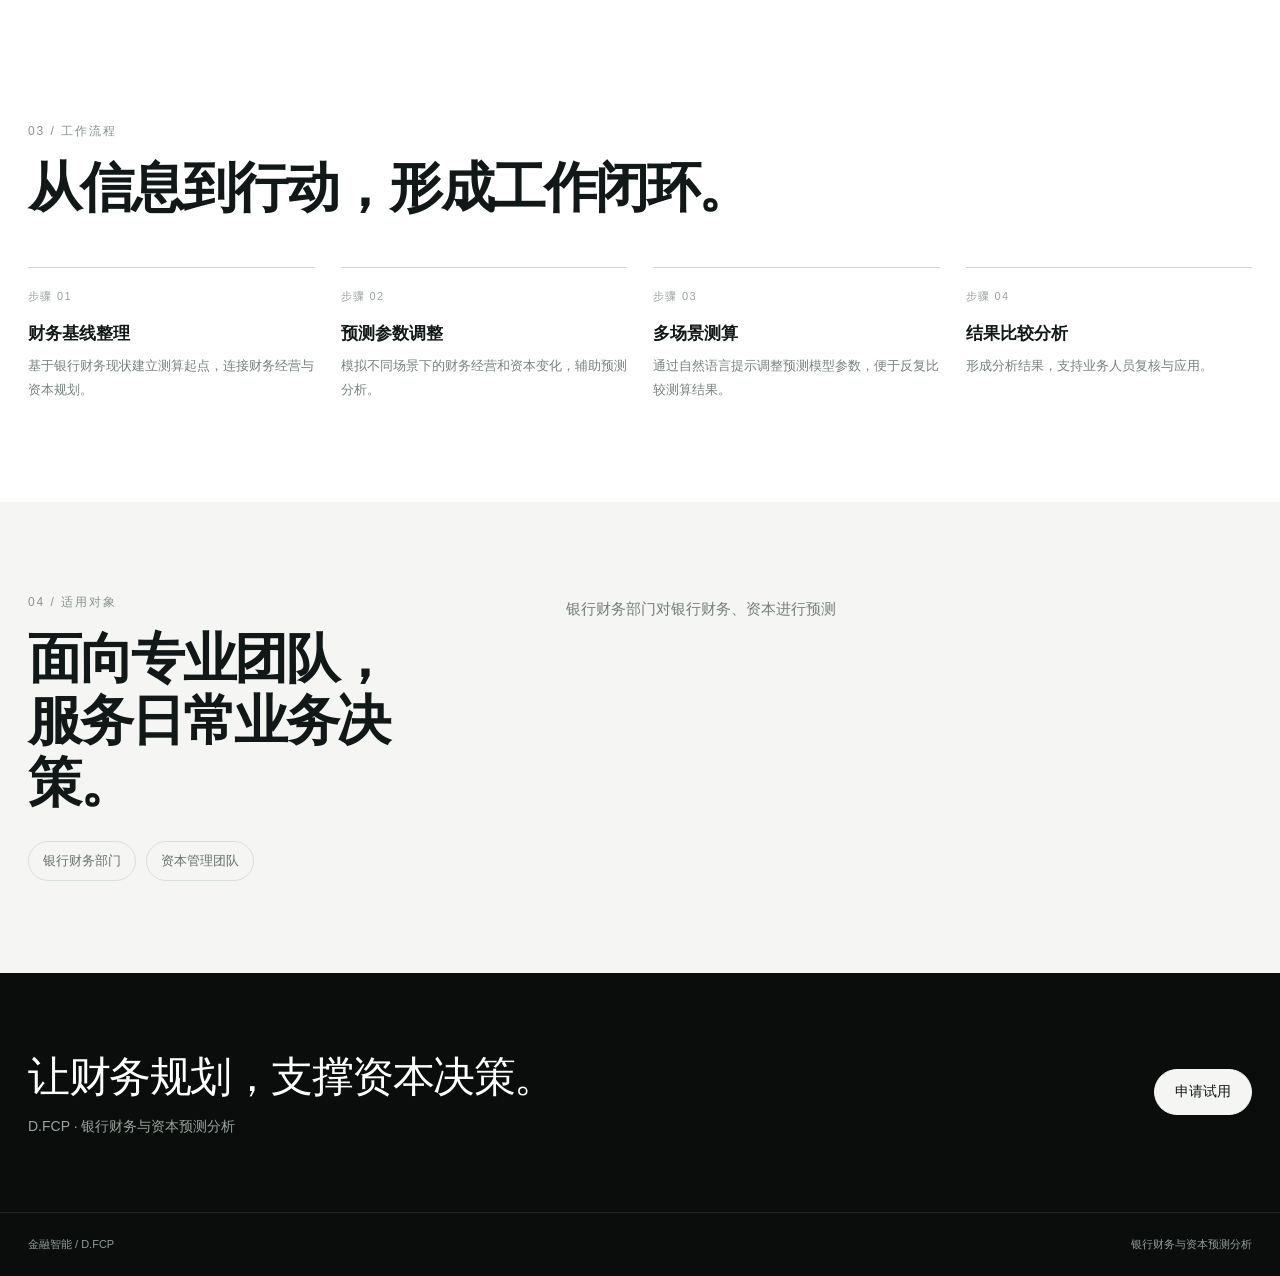
<file: DFCP_product_detail.html>
<!doctype html>
<html lang="zh-CN">
<head>
<meta charset="utf-8">
<meta name="viewport" content="width=device-width, initial-scale=1">
<meta name="theme-color" content="#080a0a">
<meta name="description" content="面向银行财务管理部门做银行财务及资本测算">
<title>D.FCP｜银行财务与资本预测分析</title>
<style>
:root{
  --black:#080a0a;--ink:#111817;--muted:#707a75;--line:#dfe4e1;
  --sage:#aab5aa;--sage2:#c4cec4;--paper:#fff;--mist:#f5f6f4;
  --ease:cubic-bezier(.2,.72,.25,1);
}
*{box-sizing:border-box}
html{scroll-behavior:smooth}
body{margin:0;background:#fff;color:var(--ink);font-family:Inter,"PingFang SC","Microsoft YaHei","Noto Sans CJK SC",Arial,sans-serif;-webkit-font-smoothing:antialiased}
a{color:inherit}
button{font:inherit}
.topbar{
  height:72px;padding:0 clamp(22px,5vw,82px);display:flex;align-items:center;
  justify-content:space-between;border-bottom:1px solid rgba(255,255,255,.08);
  position:absolute;top:0;left:0;right:0;z-index:5;color:#f5f6f4
}
.brand{font-size:17px;font-weight:700;letter-spacing:.02em}
.brand span{font-weight:400;color:#aab5aa;margin-left:10px}
.topnav{display:flex;gap:28px;align-items:center;font-size:13px;color:rgba(255,255,255,.72)}
.topnav a{text-decoration:none;transition:color .25s}
.topnav a:hover{color:#fff}
.topnav .contact{padding:9px 15px;border:1px solid rgba(255,255,255,.32);border-radius:24px}
.hero{
  position:relative;min-height:680px;height:min(790px,88vh);overflow:hidden;
  background:#070909;color:#fff;isolation:isolate;display:flex;align-items:flex-end
}
.hero-bg{position:absolute;inset:0;z-index:-2;overflow:hidden}
.hero-bg img{
  width:100%;height:100%;object-fit:cover;object-position:center;
  filter:grayscale(.72) saturate(.28) brightness(.72);
  transform:scale(1.015);animation:slowZoom 34s ease-in-out infinite alternate
}
@keyframes slowZoom{from{transform:scale(1.015)}to{transform:scale(1.13)}}
.hero:after{
  content:"";position:absolute;inset:0;z-index:-1;
  background:linear-gradient(90deg,rgba(3,5,5,.82) 0%,rgba(3,5,5,.56) 39%,rgba(3,5,5,.08) 78%),
             linear-gradient(0deg,rgba(3,5,5,.68),transparent 48%)
}
.hero-content{width:min(1420px,100%);margin:0 auto;padding:130px 44px 86px}
.eyebrow{font-size:12px;letter-spacing:.2em;text-transform:uppercase;color:#bdc5bf;margin:0 0 20px}
.hero h1{font-size:clamp(48px,7vw,92px);line-height:1.02;letter-spacing:-.055em;margin:0;font-weight:650}
.hero h1 small{display:block;font-size:clamp(19px,2.1vw,28px);font-weight:400;letter-spacing:.04em;margin-top:20px;color:rgba(255,255,255,.82)}
.hero-lead{max-width:650px;margin:28px 0 0;color:rgba(255,255,255,.76);font-size:16px;line-height:1.95}
.hero-actions{display:flex;gap:13px;flex-wrap:wrap;margin-top:34px}
.btn{
  display:inline-flex;align-items:center;justify-content:center;gap:12px;
  padding:13px 20px;border-radius:30px;text-decoration:none;font-size:14px;
  transition:transform .25s,border-color .25s,background .25s
}
.btn-primary{background:#f5f6f4;color:#101715;border:1px solid #f5f6f4}
.btn-ghost{border:1px solid rgba(255,255,255,.42);color:#fff;background:rgba(255,255,255,.03)}
.btn:hover{transform:translateY(-2px)}
.btn-ghost:hover{background:rgba(255,255,255,.1);border-color:#fff}
.hero-meta{display:flex;gap:30px;flex-wrap:wrap;margin-top:55px;color:rgba(255,255,255,.68);font-size:12px;letter-spacing:.08em}
.hero-meta span:before{content:"";display:inline-block;width:5px;height:5px;border-radius:50%;background:#aab5aa;margin:0 9px 2px 0}
.wrap{width:min(1240px,calc(100% - 56px));margin:0 auto}
.section{padding:108px 0}
.section-kicker{font-size:12px;color:#89938d;letter-spacing:.16em;margin:0 0 16px}
.section-heading{font-size:clamp(32px,4.3vw,54px);line-height:1.15;letter-spacing:-.045em;font-weight:620;margin:0}
.section-intro{max-width:760px;color:#737d77;font-size:16px;line-height:1.95;margin:22px 0 0}
.overview-grid{display:grid;grid-template-columns:1fr 1fr;gap:76px;align-items:start;margin-top:56px}
.overview-statement{font-size:clamp(21px,2.2vw,28px);line-height:1.7;font-weight:450;letter-spacing:-.02em;margin:0}
.overview-statement em{font-style:normal;color:#818b84}
.overview-copy{color:#737d77;line-height:2;font-size:15px;margin:0}
.capability-strip{display:grid;grid-template-columns:repeat(3,1fr);gap:1px;background:#e2e6e3;border:1px solid #e2e6e3;margin-top:70px}
.capability{background:#fff;padding:28px 30px;min-height:190px}
.capability .num{font-size:11px;color:#9ba39e;letter-spacing:.12em}
.capability h3{font-size:19px;font-weight:620;margin:22px 0 10px}
.capability p{font-size:14px;line-height:1.8;color:#7a847e;margin:0}
.video-section{background:#f4f5f3;padding:108px 0}
.video-head{display:flex;justify-content:space-between;align-items:flex-end;gap:30px;margin-bottom:42px}
.video-head .section-intro{max-width:480px;margin:0}
.video-grid{display:grid;grid-template-columns:1fr 1fr;gap:22px}
.motion-card{background:#0a0c0c;color:#fff;overflow:hidden;border-radius:4px;min-width:0}
.motion-stage{height:350px;position:relative;overflow:hidden;background:
  radial-gradient(ellipse at 55% 50%,rgba(180,190,181,.10),transparent 48%),
  linear-gradient(135deg,#151918,#060808 70%)}
.stage-grid{position:absolute;inset:0;opacity:.18;background-image:linear-gradient(rgba(210,218,212,.18) 1px,transparent 1px),linear-gradient(90deg,rgba(210,218,212,.18) 1px,transparent 1px);background-size:42px 42px;mask-image:linear-gradient(transparent,black 18%,black 82%,transparent)}
.stage-label{position:absolute;top:22px;left:24px;color:#b9c2bb;font-size:10px;letter-spacing:.18em}
.stage-status{position:absolute;right:24px;top:20px;color:#929d95;font-size:10px;letter-spacing:.1em}
.source-row{position:absolute;left:7%;right:7%;top:44%;display:flex;justify-content:space-between;align-items:center;gap:10px}
.source-node{
  width:76px;height:76px;border:1px solid rgba(226,232,226,.4);border-radius:4px;
  display:grid;place-items:center;background:rgba(255,255,255,.045);backdrop-filter:blur(5px);
  color:#d5dbd6;font-size:11px;text-align:center;line-height:1.4;position:relative;z-index:2
}
.source-node b{display:block;font-size:19px;font-weight:400;margin-bottom:3px;color:#f0f2ef}
.flow-line{height:1px;flex:1;background:linear-gradient(90deg,transparent,#c3cec5,transparent);position:relative;overflow:hidden}
.flow-line:after{content:"";position:absolute;top:-2px;left:-15%;width:18px;height:5px;border-radius:50%;background:#e5ebe5;box-shadow:0 0 12px 3px rgba(220,230,220,.55);animation:flow 2.2s linear infinite}
@keyframes flow{to{left:110%}}
.agent-core{
  position:absolute;left:50%;top:18%;transform:translateX(-50%);width:124px;height:124px;
  border:1px solid rgba(225,232,225,.5);border-radius:50%;display:grid;place-items:center;
  background:radial-gradient(circle,rgba(210,220,211,.16),rgba(255,255,255,.02) 70%);
  box-shadow:0 0 45px rgba(215,225,216,.08),inset 0 0 30px rgba(215,225,216,.08);
  animation:corePulse 4s ease-in-out infinite
}
.agent-core:before,.agent-core:after{content:"";position:absolute;inset:-12px;border:1px solid rgba(218,226,219,.16);border-radius:50%;animation:ring 6s linear infinite}
.agent-core:after{inset:-24px;animation-direction:reverse;animation-duration:9s}
@keyframes corePulse{50%{box-shadow:0 0 55px rgba(215,225,216,.19),inset 0 0 38px rgba(215,225,216,.15)}}
@keyframes ring{to{transform:rotate(360deg)}}
.agent-core span{text-align:center;font-size:11px;letter-spacing:.12em;color:#f0f3ef}
.agent-core strong{display:block;font-size:19px;letter-spacing:.02em;margin-bottom:4px}
.validation-list{position:absolute;right:7%;bottom:9%;width:180px;display:grid;gap:8px}
.validation-item{font-size:10px;color:#b9c3bb;border-bottom:1px solid rgba(220,230,220,.16);padding:0 0 7px;display:flex;justify-content:space-between;gap:12px}
.validation-item i{font-style:normal;color:#e4e9e4}
.pulse-dot{width:6px;height:6px;background:#e2e8e2;border-radius:50%;display:inline-block;box-shadow:0 0 10px #e2e8e2;animation:blink 1.6s ease-in-out infinite}
@keyframes blink{50%{opacity:.25;transform:scale(.65)}}
.motion-stage.paused *{animation-play-state:paused!important}
.motion-caption{padding:24px 26px 25px}
.motion-caption .tag{font-size:10px;color:#9da79f;letter-spacing:.15em}
.motion-caption h3{font-size:21px;font-weight:560;margin:10px 0 8px}
.motion-caption p{font-size:13px;line-height:1.8;color:#a2aaa4;margin:0;max-width:520px}
.motion-controls{display:flex;align-items:center;justify-content:space-between;margin-top:20px}
.play-toggle{border:1px solid rgba(255,255,255,.28);background:transparent;color:#f2f4f1;border-radius:24px;padding:7px 13px;font-size:11px;cursor:pointer}
.play-toggle:hover{background:rgba(255,255,255,.1)}
.progress-track{height:2px;background:rgba(255,255,255,.16);flex:1;margin-left:16px;overflow:hidden}
.progress-track span{display:block;height:100%;width:35%;background:#c5cec6;animation:progress 8s linear infinite}
@keyframes progress{to{transform:translateX(190%)}}
.early-stage{position:absolute;inset:0}
.orbit{position:absolute;width:230px;height:230px;border:1px solid rgba(220,228,220,.28);border-radius:50%;left:50%;top:50%;transform:translate(-50%,-50%) rotate(-20deg)}
.orbit:before,.orbit:after{content:"";position:absolute;inset:22px;border:1px solid rgba(220,228,220,.15);border-radius:50%;transform:rotate(55deg) scaleX(1.5)}
.orbit:after{transform:rotate(-55deg) scaleX(1.5)}
.orbit-center{position:absolute;left:50%;top:50%;transform:translate(-50%,-50%);width:90px;height:90px;border-radius:50%;border:1px solid rgba(230,236,230,.5);display:grid;place-items:center;color:#f0f2ef;font-size:12px;background:radial-gradient(circle,rgba(225,232,225,.18),transparent 70%);box-shadow:0 0 40px rgba(225,232,225,.12)}
.orbit-node{position:absolute;width:10px;height:10px;border-radius:50%;background:#e1e7e1;box-shadow:0 0 16px 3px rgba(225,232,225,.55)}
.orbit-node.n1{left:17%;top:48%;animation:nodePulse 2s infinite}
.orbit-node.n2{right:18%;top:22%;animation:nodePulse 2.7s infinite .4s}
.orbit-node.n3{right:23%;bottom:13%;animation:nodePulse 2.4s infinite .8s}
.orbit-node.n4{left:38%;top:9%;animation:nodePulse 3s infinite .2s}
@keyframes nodePulse{50%{transform:scale(1.8);opacity:.5}}
.signal-card{position:absolute;left:5%;bottom:8%;width:190px;padding:13px 14px;border:1px solid rgba(225,232,225,.25);background:rgba(255,255,255,.045);backdrop-filter:blur(8px);animation:float 5s ease-in-out infinite}
.signal-card small{font-size:9px;color:#a7b0a8;letter-spacing:.12em}
.signal-card strong{display:block;font-size:14px;font-weight:500;margin:7px 0}
.signal-card span{font-size:10px;color:#c2cbc3}
@keyframes float{50%{transform:translateY(-9px)}}
.risk-alert{position:absolute;right:5%;top:20%;width:175px;padding:14px;border:1px solid rgba(235,238,235,.34);background:rgba(255,255,255,.055);animation:alertIn 5s ease-in-out infinite}
.risk-alert small{font-size:9px;color:#aab4ac;letter-spacing:.12em}
.risk-alert b{display:block;font-size:13px;font-weight:500;margin:8px 0;color:#f1f3f0}
.risk-alert .severity{display:inline-block;border:1px solid rgba(230,235,230,.35);padding:4px 7px;font-size:9px;color:#dce3dc}
.timeline{position:absolute;left:7%;right:7%;bottom:8%;display:flex;align-items:center;gap:0}
.timeline:before{content:"";position:absolute;left:0;right:0;height:1px;background:rgba(225,232,225,.24)}
.timeline-step{position:relative;flex:1;text-align:center;color:#aeb7af;font-size:9px;padding-top:18px}
.timeline-step:before{content:"";position:absolute;top:0;left:50%;width:6px;height:6px;border-radius:50%;background:#dce3dc;transform:translateX(-50%);box-shadow:0 0 10px rgba(225,232,225,.45)}
.timeline-step:last-child:before{animation:blink 1.5s infinite}
.alert-wave{position:absolute;left:0;right:0;top:0;height:100%;opacity:.15;background:linear-gradient(110deg,transparent 35%,rgba(255,255,255,.16) 50%,transparent 65%);transform:translateX(-100%);animation:scan 5s linear infinite}
@keyframes scan{to{transform:translateX(100%)}}
.workflow{padding:100px 0}
.workflow-grid{display:grid;grid-template-columns:repeat(4,1fr);gap:26px;margin-top:48px}
.workflow-step{border-top:1px solid #cfd6d0;padding-top:18px}
.workflow-step .step-no{font-size:11px;color:#9aa39c;letter-spacing:.12em}
.workflow-step h3{font-size:17px;font-weight:600;margin:18px 0 9px}
.workflow-step p{font-size:13px;line-height:1.85;color:#78827c;margin:0}
.audience{background:#f5f6f4;padding:92px 0}
.audience-row{display:grid;grid-template-columns:.8fr 1.2fr;gap:80px;align-items:start}
.audience-tags{display:flex;gap:10px;flex-wrap:wrap;margin-top:28px}
.audience-tags span{border:1px solid #d9dfda;padding:10px 14px;border-radius:24px;color:#66716a;font-size:13px}
.audience-note{font-size:15px;line-height:2;color:#747e78;margin:0}
.cta{padding:76px 0;background:#0a0d0c;color:#fff}
.cta-inner{display:flex;justify-content:space-between;align-items:center;gap:35px}
.cta h2{font-size:clamp(27px,3.3vw,42px);font-weight:550;letter-spacing:-.035em;margin:0}
.cta p{color:#9ba49d;font-size:14px;margin:13px 0 0}
.footer{padding:24px 0;color:#939d96;font-size:11px;border-top:1px solid rgba(255,255,255,.1);background:#0a0d0c}
.footer .wrap{display:flex;justify-content:space-between;gap:18px;flex-wrap:wrap}
@media(max-width:900px){
 .hero{min-height:640px;height:82vh}.overview-grid,.audience-row{grid-template-columns:1fr;gap:28px}
 .video-grid{grid-template-columns:1fr}.workflow-grid{grid-template-columns:repeat(2,1fr)}
 .video-head{display:block}.video-head .section-intro{margin-top:20px}
}
@media(max-width:600px){
 .topbar{height:60px;padding:0 20px}.topnav{gap:12px}.topnav a:not(.contact){display:none}
 .hero{min-height:690px;height:90vh}.hero-content{padding:110px 24px 58px}.hero-lead{font-size:14px}
 .hero-meta{gap:12px;margin-top:35px}.wrap{width:calc(100% - 40px)}
 .section,.video-section,.workflow,.audience{padding:72px 0}
 .capability-strip{grid-template-columns:1fr;margin-top:42px}.capability{min-height:0;padding:22px}
 .motion-stage{height:300px}.source-node{width:58px;height:64px;font-size:9px}.source-node b{font-size:15px}
 .agent-core{width:100px;height:100px;top:15%}.validation-list{width:130px;right:4%;bottom:7%}
 .signal-card{width:150px;left:4%;bottom:8%}.risk-alert{width:145px;right:4%;top:16%}
 .orbit{width:190px;height:190px}.timeline{left:4%;right:4%}
 .workflow-grid{grid-template-columns:1fr 1fr;gap:25px 18px}
 .cta-inner{display:block}.cta .btn{margin-top:25px}
}
@media(prefers-reduced-motion:reduce){
 *,*:before,*:after{animation-duration:.01ms!important;animation-iteration-count:1!important;scroll-behavior:auto!important;transition-duration:.01ms!important}
}

/* Cinematic evidence presentation */
.hero-bg img{filter:grayscale(1) brightness(.72);animation:dfHeroZoom 48s linear infinite;will-change:transform}
@keyframes dfHeroZoom{0%{transform:scale(1.02)}92%{transform:scale(1.32)}100%{transform:scale(1.02)}}
.df-showcase{padding:100px 0;background:#fcfdfb}
.df-split{width:min(1440px,calc(100% - 64px));margin:auto;display:grid;grid-template-columns:.7fr 1.7fr;gap:64px;align-items:center}
.df-copy h2{font-size:clamp(32px,3.3vw,52px);line-height:1.35;letter-spacing:-.04em;margin:22px 0}
.df-copy p{font-size:16px;line-height:1.95;color:#69756e}.df-copy a{display:inline-block;margin-top:24px;text-decoration:none;border-bottom:1px solid #9baa91;padding-bottom:7px;font-size:14px}
.df-cinema{position:relative;aspect-ratio:16/10;overflow:hidden;background:radial-gradient(ellipse at 79% 51%,#424c40 0%,#171c19 18%,#070b09 64%);color:#f4f6f2;isolation:isolate}
.df-brand{position:absolute;left:5%;top:5%;font-weight:700;font-size:19px;z-index:3}.df-brand b{color:#78a52a}
.df-caption{position:absolute;left:5%;top:27%;z-index:3;width:65%;text-shadow:0 2px 24px #000}.df-caption small{font-size:9px;letter-spacing:.18em;color:#80a83c}.df-caption h3{font-size:clamp(24px,3vw,45px);line-height:1.2;letter-spacing:-.04em;margin:16px 0}.df-caption h3 span{color:#7da832}.df-caption p{font-size:12px;color:#c2c8c2}
.df-space{position:absolute;inset:-10%;perspective:650px;animation:dfDrift 20s ease-in-out infinite alternate}
.df-floor{position:absolute;inset:55% -20% -55%;background:repeating-linear-gradient(90deg,transparent 0 59px,#b9c4b51c 60px 61px),repeating-linear-gradient(0deg,transparent 0 59px,#b9c4b51c 60px 61px);transform:rotateX(62deg);mask-image:linear-gradient(transparent,#000)}
.df-sheet{position:absolute;width:15%;height:32%;left:var(--x);top:var(--y);padding:13px 10px;background:linear-gradient(135deg,#eef1e7df,#b6bfb477);border:1px solid #ffffff42;box-shadow:0 15px 40px #0008;transform:rotateY(-35deg) rotateZ(-4deg);animation:dfFloat var(--t) ease-in-out infinite alternate;animation-delay:var(--d);opacity:var(--o)}
.df-sheet:before{content:'EVIDENCE / D.FCP';display:block;font-size:6px;letter-spacing:.1em;color:#29372b;border-bottom:2px solid #5d8525;padding-bottom:9px;margin-bottom:10px}.df-sheet:after{content:'';display:block;height:65%;background:repeating-linear-gradient(0deg,transparent 0 8px,#39463b66 9px 10px);clip-path:polygon(0 0,100% 0,100% 65%,66% 65%,66% 100%,0 100%)}
.df-ray{position:absolute;left:35%;top:var(--y);width:75%;height:1px;background:linear-gradient(90deg,transparent,#79a62ab3,transparent);transform:rotate(var(--r));transform-origin:80% center;animation:dfRay 7s ease-in-out infinite alternate}
.df-foot{position:absolute;bottom:6%;left:5%;font-size:9px;letter-spacing:.18em;color:#98a196}
@keyframes dfFloat{to{translate:20px -16px;transform:rotateY(-22deg) rotateZ(2deg)}}
@keyframes dfDrift{to{transform:scale(1.08) translate(-1%,1%)}}
@keyframes dfRay{to{opacity:.25;translate:0 8px}}
@media(max-width:900px){.df-split{grid-template-columns:1fr;gap:30px;width:calc(100% - 40px)}.df-showcase{padding:64px 0}.df-copy{max-width:600px}.df-copy h2 br{display:none}.df-cinema{aspect-ratio:16/10}.df-caption h3{font-size:clamp(24px,5vw,42px)}}
@media(prefers-reduced-motion:reduce){.hero-bg img,.df-space,.df-sheet,.df-ray{animation:none!important}}

.topnav{flex-wrap:wrap;gap:18px}@media(max-width:600px){.topbar{height:auto;min-height:80px;padding:16px 20px;gap:12px;flex-wrap:wrap}.topnav{gap:12px;font-size:11px}}
@media(max-width:700px){.topnav .back-home{display:inline!important}.topbar{height:auto;min-height:80px;flex-wrap:wrap;padding:14px 20px;gap:10px}.topnav{flex-wrap:wrap}}

/* Wide native artwork: limit crop amplification to retain fine detail. */
.hero-bg img{object-position:70% center;transform-origin:68% 48%;animation:dfHeroZoomHD 48s linear infinite}
@keyframes dfHeroZoomHD{0%{transform:scale(1.01)}92%{transform:scale(1.20)}100%{transform:scale(1.01)}}
@media(max-width:700px){.hero-bg img{object-position:72% center}}
@media(prefers-reduced-motion:reduce){.hero-bg img{animation:none!important;transform:scale(1.01)}}
</style>
<link rel="stylesheet" href="assets/i18n.css">
<script src="assets/locales.js" defer></script>
<script src="assets/i18n.js" defer></script>
<link rel="stylesheet" href="assets/trial-dialog.css">
<script src="assets/trial-dialog.js" defer></script>
</head>
<body>
<header class="topbar">
  <div class="brand">FINANCIAL INTELLIGENCE <span>/ SOLUTIONS</span></div>
  <nav class="topnav" aria-label="页面导航"><a class="back-home" href="financial_solutions_first_concept.html">← 返回解决方案</a>
    <a href="#overview">产品概览</a><a href="#capabilities">核心能力</a><a href="#animations">产品演示</a><a href="#audience">适用对象</a>
    <a class="contact" href="#contact">联系咨询 ↗</a>
  <div class="language-switch" role="group" aria-label="网站语言"><button type="button" data-language="en" lang="en" aria-label="Switch to English" aria-pressed="false">EN</button><button type="button" data-language="cn" lang="zh-CN" aria-label="切换到中文" aria-pressed="true">CN</button></div></nav>
</header>

<section class="hero" aria-label="D.FCP 产品主视觉">
  <div class="hero-bg"><img src="assets/images/green/9d57c09f7ee4.png" alt="银行财务与资本预测分析主视觉"></div>
  <div class="hero-content">
    <p class="eyebrow">FINANCIAL & REGULATORY INTELLIGENCE</p>
    <h1>D.FCP<small>银行财务与资本预测分析</small></h1>
    <p class="hero-lead">面向银行财务管理部门做银行财务及资本测算</p>
    <div class="hero-actions">
      <a class="btn btn-primary" href="#overview">探索产品能力 <span>↘</span></a>
      <button class="btn btn-ghost" type="button" data-trial aria-haspopup="dialog" aria-controls="trial-dialog">申请试用</button>
    </div>
    <div class="hero-meta"><span>财务现状分析</span><span>多场景预测</span><span>自然语言调参</span></div>
  </div>
</section>

<section class="section" id="overview"><div class="wrap"><p class="section-kicker">01 / PRODUCT OVERVIEW</p><h2 class="section-heading">让财务规划，支撑资本决策。</h2><p class="section-intro">面向银行财务管理部门做银行财务及资本测算</p><div class="overview-grid"><p class="overview-statement">财务现状分析<br><em>多场景预测 · 自然语言调参</em></p><p class="overview-copy">基于银行财务现状建立测算起点，连接财务经营与资本规划。 模拟不同场景下的财务经营和资本变化，辅助预测分析。 通过自然语言提示调整预测模型参数，便于反复比较测算结果。</p></div><div class="capability-strip" id="capabilities"><article class="capability"><span class="num">CAPABILITY / 01</span><h3>财务现状分析</h3><p>基于银行财务现状建立测算起点，连接财务经营与资本规划。</p></article><article class="capability"><span class="num">CAPABILITY / 02</span><h3>多场景预测</h3><p>模拟不同场景下的财务经营和资本变化，辅助预测分析。</p></article><article class="capability"><span class="num">CAPABILITY / 03</span><h3>自然语言调参</h3><p>通过自然语言提示调整预测模型参数，便于反复比较测算结果。</p></article></div></div></section>
<section class="df-showcase" aria-label="产品能力动态展示"><div class="df-split"><div class="df-copy"><p class="section-kicker">D.FCP / CONNECTED INTELLIGENCE</p><h2>让财务规划，支撑资本决策。</h2><p>面向银行财务管理部门做银行财务及资本测算</p><a href="#contact">了解产品与演示 ↗</a></div><div class="df-cinema" role="img" aria-label="多层信息文件在数据空间中缓慢漂浮，汇聚为分析洞察"><div class="df-brand">D.FCP<b>.</b></div><div class="df-space"><div class="df-floor"></div><div class="df-sheet" style="--x:48%;--y:8%;--t:12s;--d:-0s;--o:0.25"></div><div class="df-sheet" style="--x:64%;--y:4%;--t:15s;--d:-2s;--o:0.4"></div><div class="df-sheet" style="--x:81%;--y:8%;--t:18s;--d:-4s;--o:0.65"></div><div class="df-sheet" style="--x:94%;--y:22%;--t:21s;--d:-6s;--o:0.8"></div><div class="df-sheet" style="--x:53%;--y:38%;--t:12s;--d:-8s;--o:0.25"></div><div class="df-sheet" style="--x:71%;--y:32%;--t:15s;--d:-10s;--o:0.5"></div><div class="df-sheet" style="--x:88%;--y:46%;--t:18s;--d:-12s;--o:0.8"></div><div class="df-sheet" style="--x:48%;--y:68%;--t:21s;--d:-14s;--o:0.2"></div><div class="df-sheet" style="--x:65%;--y:66%;--t:12s;--d:-16s;--o:0.4"></div><div class="df-sheet" style="--x:82%;--y:77%;--t:15s;--d:-18s;--o:0.65"></div><i class="df-ray" style="--y:34%;--r:15deg"></i><i class="df-ray" style="--y:40%;--r:9deg"></i><i class="df-ray" style="--y:49%;--r:2deg"></i><i class="df-ray" style="--y:54%;--r:-3deg"></i><i class="df-ray" style="--y:62%;--r:-10deg"></i><i class="df-ray" style="--y:69%;--r:-17deg"></i></div><div class="df-caption"><small>CONNECTED INTELLIGENCE</small><h3>Model scenarios.<br><span>Plan with confidence.</span></h3><p>AI. Evidence. One connected perspective.</p></div><div class="df-foot">FROM INFORMATION TO ACTION</div></div></div></section>

<section class="video-section" id="animations">
 <div class="wrap">
  <div class="video-head">
   <div><p class="section-kicker">02 / PRODUCT IN MOTION</p><h2 class="section-heading">让产品工作过程，<br>清晰可见。</h2></div>
   <p class="section-intro">通过两段自动循环的产品概念动画，呈现D.FCP的财务现状分析、多场景预测与自然语言调参工作过程。</p>
  </div>
  <div class="video-grid">
   <article class="motion-card">
    <div class="motion-stage" id="motion-one">
     <div class="stage-grid"></div><span class="stage-label">01 / DATA INTELLIGENCE</span><span class="stage-status"><i class="pulse-dot"></i> LIVE PROCESS</span>
     <div class="agent-core"><span><strong>AI AGENT</strong>数据理解引擎</span></div>
     <div class="source-row">
      <div class="source-node"><span><b>▤</b>财务数据</span></div><div class="flow-line"></div>
      <div class="source-node"><span><b>⌁</b>场景假设</span></div><div class="flow-line"></div>
      <div class="source-node"><span><b>◫</b>模型参数</span></div>
     </div>
     <div class="validation-list">
      <div class="validation-item"><span>财务现状分析</span><i>已完成</i></div>
      <div class="validation-item"><span>多场景预测</span><i>分析中</i></div>
      <div class="validation-item"><span>自然语言调参</span><i>待复核</i></div>
     </div>
     <div class="alert-wave"></div>
    </div>
    <div class="motion-caption">
     <span class="tag">ANIMATION 01 · INFORMATION & ANALYSIS</span>
     <h3>财务现状分析与多场景预测</h3>
     <p>基于银行财务现状建立测算起点，连接财务经营与资本规划。模拟不同场景下的财务经营和资本变化，辅助预测分析。</p>
     <div class="motion-controls"><button class="play-toggle" type="button" data-target="motion-one">Ⅱ 暂停动画</button><div class="progress-track"><span></span></div></div>
    </div>
   </article>

   <article class="motion-card">
    <div class="motion-stage" id="motion-two">
     <div class="stage-grid"></div><span class="stage-label">02 / CONNECTED ANALYSIS</span><span class="stage-status"><i class="pulse-dot"></i> CONTINUOUS MONITORING</span>
     <div class="early-stage">
      <div class="orbit"></div><div class="orbit-center">分析处理<br>模型</div>
      <i class="orbit-node n1"></i><i class="orbit-node n2"></i><i class="orbit-node n3"></i><i class="orbit-node n4"></i>
      <div class="signal-card"><small>ENTITY & INDUSTRY SIGNAL</small><strong>多场景预测 / 自然语言调参</strong><span>持续追踪 · 交叉分析 · 线索归集</span></div>
      <div class="risk-alert"><small>RISK ALERT / SIGNAL FOUND</small><b>分析结果待复核</b><span class="severity">结果提示 · 人工复核</span></div>
      <div class="timeline"><div class="timeline-step">动态采集</div><div class="timeline-step">模型分析</div><div class="timeline-step">结果识别</div><div class="timeline-step">分析输出</div></div>
     </div>
     <div class="alert-wave"></div>
    </div>
    <div class="motion-caption">
     <span class="tag">ANIMATION 02 · INSIGHTS & APPLICATION</span>
     <h3>自然语言调参</h3>
     <p>通过自然语言提示调整预测模型参数，便于反复比较测算结果。</p>
     <div class="motion-controls"><button class="play-toggle" type="button" data-target="motion-two">Ⅱ 暂停动画</button><div class="progress-track"><span></span></div></div>
    </div>
   </article>
  </div>
 </div>
</section>

<section class="workflow"><div class="wrap"><p class="section-kicker">03 / WORKFLOW</p><h2 class="section-heading">从信息到行动，形成工作闭环。</h2><div class="workflow-grid"><article class="workflow-step"><span class="step-no">STEP 01</span><h3>财务基线整理</h3><p>基于银行财务现状建立测算起点，连接财务经营与资本规划。</p></article><article class="workflow-step"><span class="step-no">STEP 02</span><h3>预测参数调整</h3><p>模拟不同场景下的财务经营和资本变化，辅助预测分析。</p></article><article class="workflow-step"><span class="step-no">STEP 03</span><h3>多场景测算</h3><p>通过自然语言提示调整预测模型参数，便于反复比较测算结果。</p></article><article class="workflow-step"><span class="step-no">STEP 04</span><h3>结果比较分析</h3><p>形成分析结果，支持业务人员复核与应用。</p></article></div></div></section><section class="audience" id="audience"><div class="wrap audience-row"><div><p class="section-kicker">04 / WHO IT SERVES</p><h2 class="section-heading">面向专业团队，<br>服务日常业务决策。</h2><div class="audience-tags"><span>银行财务部门</span><span>资本管理团队</span></div></div><p class="audience-note">银行财务部门对银行财务、资木进行预测</p></div></section><section class="cta" id="contact">
 <div class="wrap cta-inner">
  <div><h2>让财务规划，支撑资本决策。</h2><p>D.FCP · 银行财务与资本预测分析</p></div>
  <button class="btn btn-primary" type="button" data-trial aria-haspopup="dialog" aria-controls="trial-dialog">申请试用</button>
 </div>
</section>
<footer class="footer"><div class="wrap"><span>FINANCIAL INTELLIGENCE / D.FCP</span><span>银行财务与资本预测分析</span></div></footer>

<script>
document.querySelectorAll('.play-toggle').forEach(button=>{
  button.addEventListener('click',()=>{
    const stage=document.getElementById(button.dataset.target);
    const paused=stage.classList.toggle('paused');
    button.textContent=paused?'▶ 播放动画':'Ⅱ 暂停动画';
  });
});
const anchors=document.querySelectorAll('a[href^="#"]');
anchors.forEach(a=>a.addEventListener('click',e=>{
 const target=document.querySelector(a.getAttribute('href'));
 if(target){e.preventDefault();target.scrollIntoView({behavior:'smooth',block:'start'});}
}));
</script>
<dialog class="trial-dialog" id="trial-dialog" data-trial-dialog aria-labelledby="trial-title" aria-describedby="trial-intro trial-note">
  <button class="trial-close" type="button" data-trial-close aria-label="关闭试用弹窗" autofocus></button>
  <p class="trial-kicker">与我们联系</p>
  <h2 class="trial-title" id="trial-title">申请试用</h2>
  <p class="trial-intro" id="trial-intro">扫码了解产品，沟通您的试用需求。</p>
  <div class="trial-qr"><img src="assets/trial-qr-reference.png" alt="扫码申请产品试用" width="530" height="573" draggable="false"></div>
  <p class="trial-note" id="trial-note">感谢您申请试用，提交申请后，我们将依内部合规流程完成独立性冲突检查等必要审核，审核通过后尽快为您开通试用权限。</p>
</dialog>
</body>
</html>
</file>
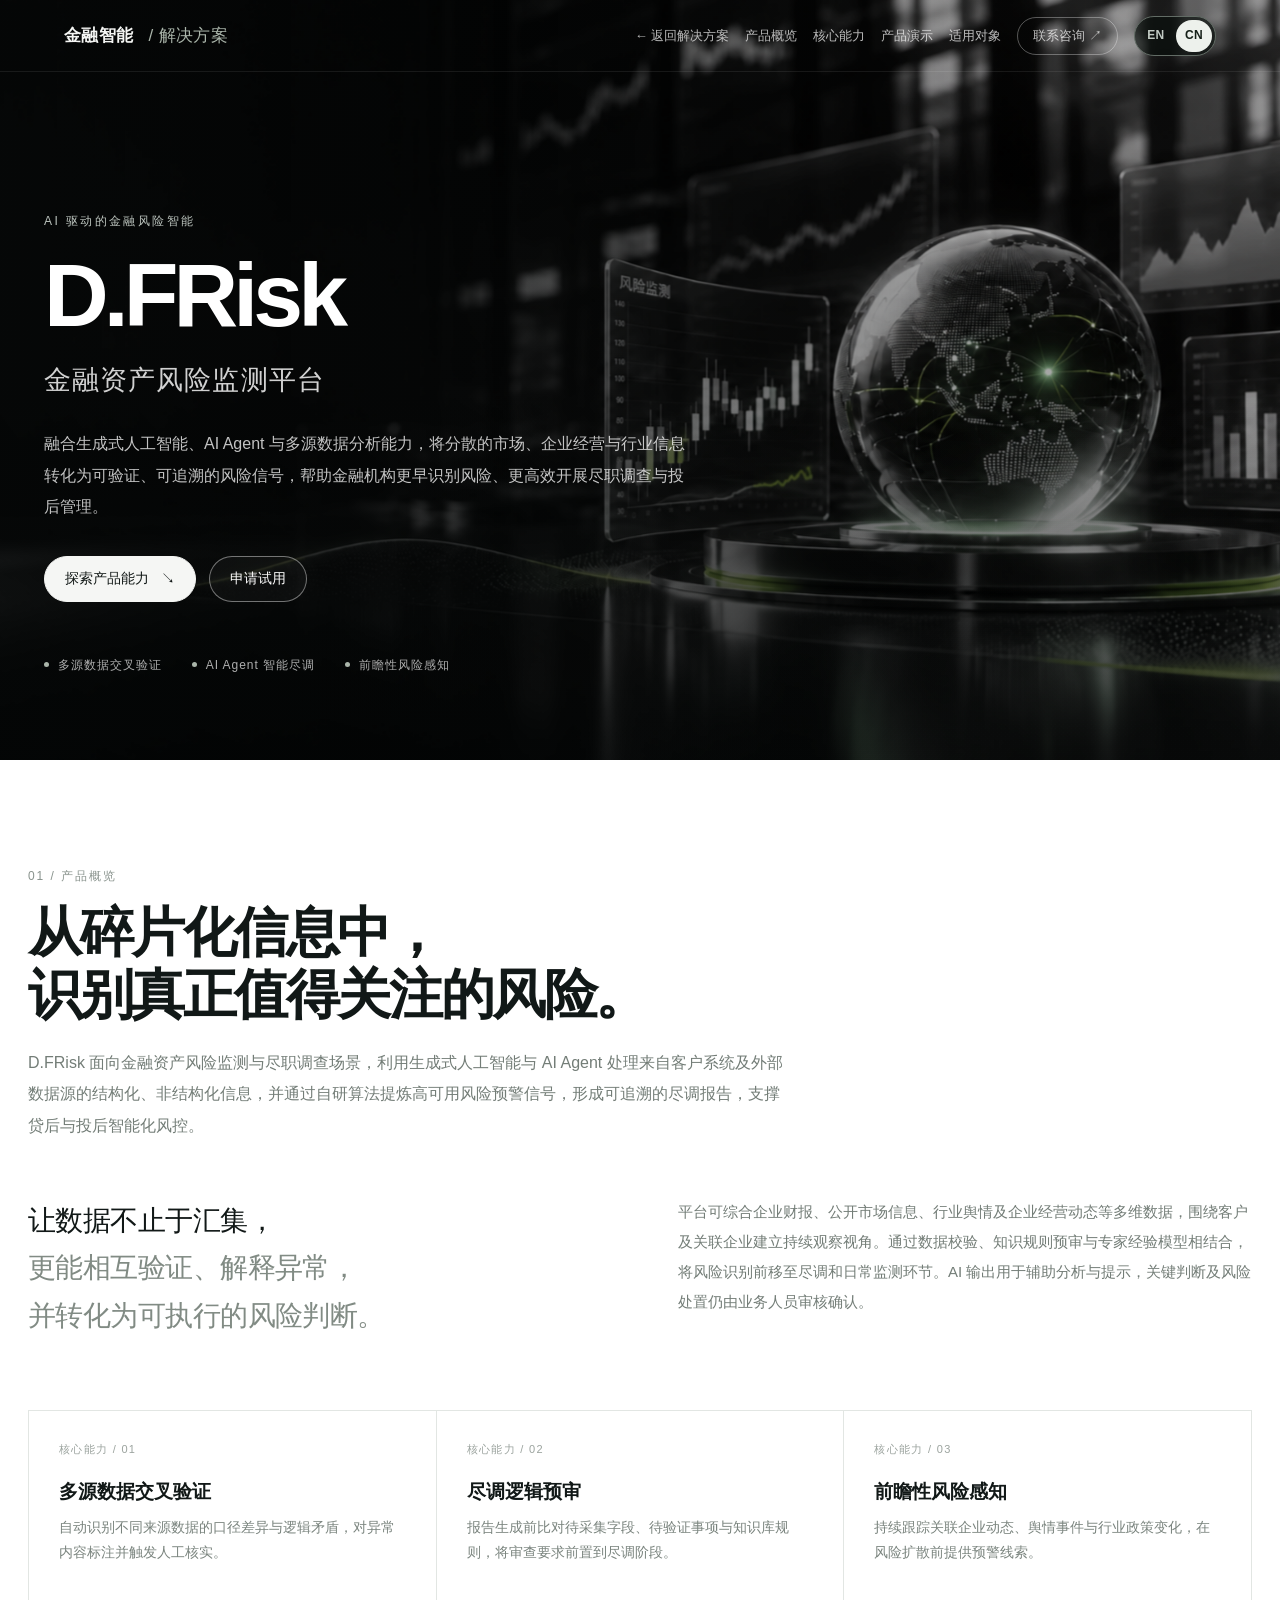
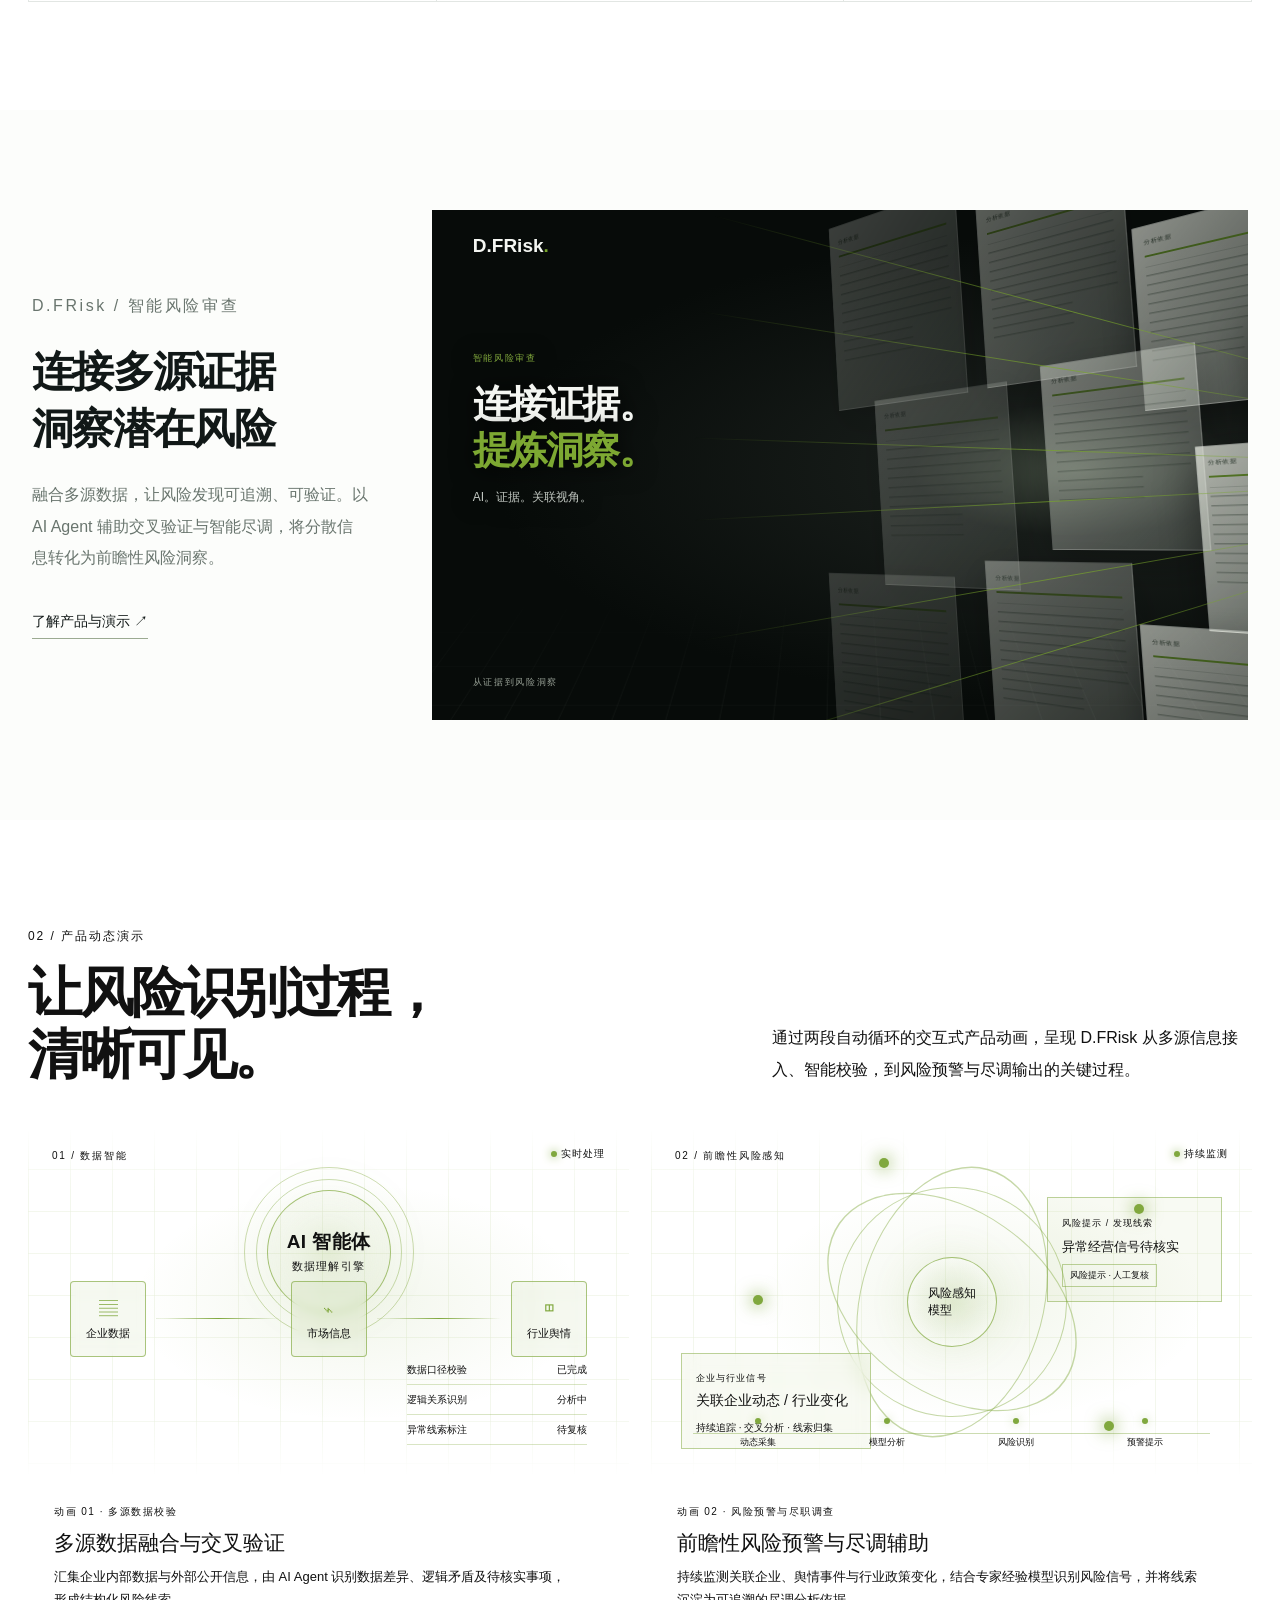
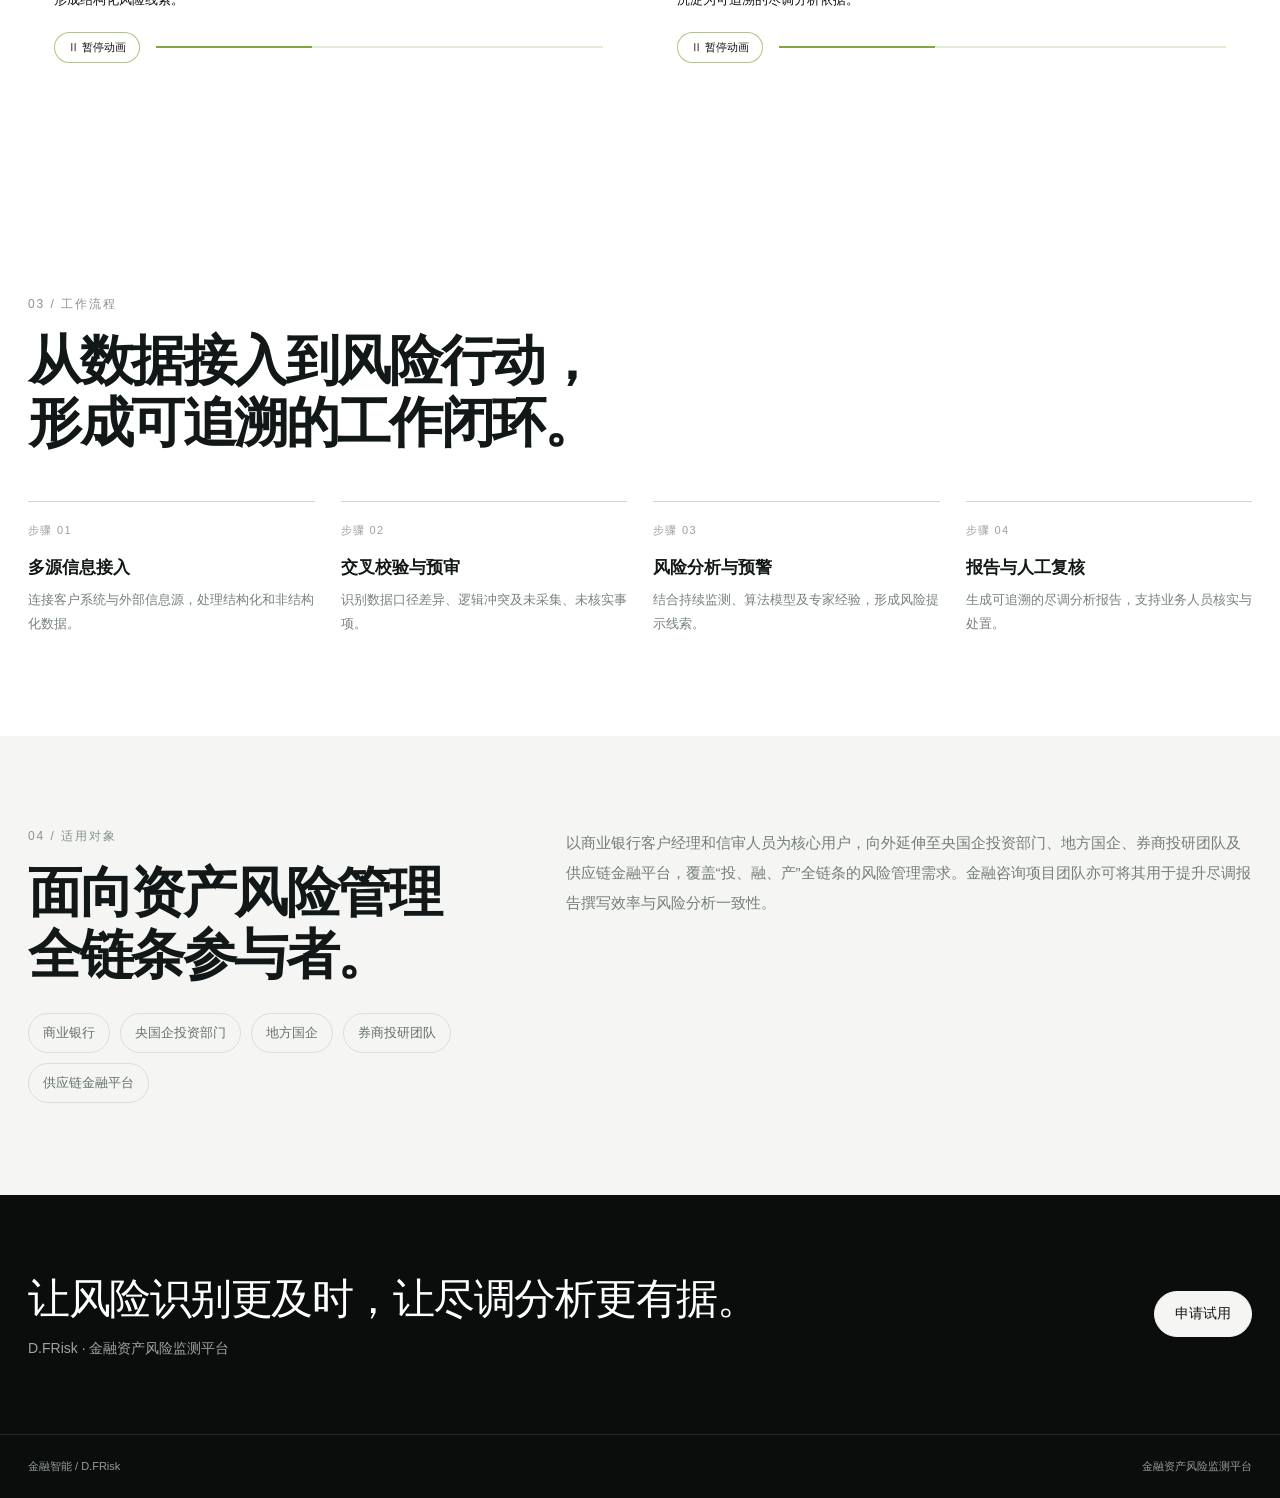
<file: DFRisk_product_detail.html>
<!doctype html>
<html lang="zh-CN">
<head>
<meta charset="utf-8">
<meta name="viewport" content="width=device-width, initial-scale=1">
<meta name="theme-color" content="#080a0a">
<meta name="description" content="D.FRisk 金融资产风险监测平台：基于生成式人工智能与AI Agent，融合多源数据、风险交叉验证、智能尽调和前瞻性风险预警。">
<title>D.FRisk｜金融资产风险监测</title>
<style>
:root{
  --black:#080a0a;--ink:#111817;--muted:#707a75;--line:#dfe4e1;
  --sage:#aab5aa;--sage2:#c4cec4;--paper:#fff;--mist:#f5f6f4;
  --ease:cubic-bezier(.2,.72,.25,1);
}
*{box-sizing:border-box}
html{scroll-behavior:smooth}
body{margin:0;background:#fff;color:var(--ink);font-family:Inter,"PingFang SC","Microsoft YaHei","Noto Sans CJK SC",Arial,sans-serif;-webkit-font-smoothing:antialiased}
a{color:inherit}
button{font:inherit}
.topbar{
  height:72px;padding:0 clamp(22px,5vw,82px);display:flex;align-items:center;
  justify-content:space-between;border-bottom:1px solid rgba(255,255,255,.08);
  position:absolute;top:0;left:0;right:0;z-index:5;color:#f5f6f4
}
.brand{font-size:17px;font-weight:700;letter-spacing:.02em}
.brand span{font-weight:400;color:#aab5aa;margin-left:10px}
.topnav{display:flex;gap:28px;align-items:center;font-size:13px;color:rgba(255,255,255,.72)}
.topnav a{text-decoration:none;transition:color .25s}
.topnav a:hover{color:#fff}
.topnav .contact{padding:9px 15px;border:1px solid rgba(255,255,255,.32);border-radius:24px}
.hero{
  position:relative;min-height:680px;height:min(790px,88vh);overflow:hidden;
  background:#070909;color:#fff;isolation:isolate;display:flex;align-items:flex-end
}
.hero-bg{position:absolute;inset:0;z-index:-2;overflow:hidden}
.hero-bg img{
  width:100%;height:100%;object-fit:cover;object-position:center;
  filter:grayscale(.72) saturate(.28) brightness(.72);
  transform:scale(1.015);animation:slowZoom 34s ease-in-out infinite alternate
}
@keyframes slowZoom{from{transform:scale(1.015)}to{transform:scale(1.13)}}
.hero:after{
  content:"";position:absolute;inset:0;z-index:-1;
  background:linear-gradient(90deg,rgba(3,5,5,.82) 0%,rgba(3,5,5,.56) 39%,rgba(3,5,5,.08) 78%),
             linear-gradient(0deg,rgba(3,5,5,.68),transparent 48%)
}
.hero-content{width:min(1420px,100%);margin:0 auto;padding:130px 44px 86px}
.eyebrow{font-size:12px;letter-spacing:.2em;text-transform:uppercase;color:#bdc5bf;margin:0 0 20px}
.hero h1{font-size:clamp(48px,7vw,92px);line-height:1.02;letter-spacing:-.055em;margin:0;font-weight:650}
.hero h1 small{display:block;font-size:clamp(19px,2.1vw,28px);font-weight:400;letter-spacing:.04em;margin-top:20px;color:rgba(255,255,255,.82)}
.hero-lead{max-width:650px;margin:28px 0 0;color:rgba(255,255,255,.76);font-size:16px;line-height:1.95}
.hero-actions{display:flex;gap:13px;flex-wrap:wrap;margin-top:34px}
.btn{
  display:inline-flex;align-items:center;justify-content:center;gap:12px;
  padding:13px 20px;border-radius:30px;text-decoration:none;font-size:14px;
  transition:transform .25s,border-color .25s,background .25s
}
.btn-primary{background:#f5f6f4;color:#101715;border:1px solid #f5f6f4}
.btn-ghost{border:1px solid rgba(255,255,255,.42);color:#fff;background:rgba(255,255,255,.03)}
.btn:hover{transform:translateY(-2px)}
.btn-ghost:hover{background:rgba(255,255,255,.1);border-color:#fff}
.hero-meta{display:flex;gap:30px;flex-wrap:wrap;margin-top:55px;color:rgba(255,255,255,.68);font-size:12px;letter-spacing:.08em}
.hero-meta span:before{content:"";display:inline-block;width:5px;height:5px;border-radius:50%;background:#aab5aa;margin:0 9px 2px 0}
.wrap{width:min(1240px,calc(100% - 56px));margin:0 auto}
.section{padding:108px 0}
.section-kicker{font-size:12px;color:#89938d;letter-spacing:.16em;margin:0 0 16px}
.section-heading{font-size:clamp(32px,4.3vw,54px);line-height:1.15;letter-spacing:-.045em;font-weight:620;margin:0}
.section-intro{max-width:760px;color:#737d77;font-size:16px;line-height:1.95;margin:22px 0 0}
.overview-grid{display:grid;grid-template-columns:1fr 1fr;gap:76px;align-items:start;margin-top:56px}
.overview-statement{font-size:clamp(21px,2.2vw,28px);line-height:1.7;font-weight:450;letter-spacing:-.02em;margin:0}
.overview-statement em{font-style:normal;color:#818b84}
.overview-copy{color:#737d77;line-height:2;font-size:15px;margin:0}
.capability-strip{display:grid;grid-template-columns:repeat(3,1fr);gap:1px;background:#e2e6e3;border:1px solid #e2e6e3;margin-top:70px}
.capability{background:#fff;padding:28px 30px;min-height:190px}
.capability .num{font-size:11px;color:#9ba39e;letter-spacing:.12em}
.capability h3{font-size:19px;font-weight:620;margin:22px 0 10px}
.capability p{font-size:14px;line-height:1.8;color:#7a847e;margin:0}
.video-section{background:#f4f5f3;padding:108px 0}
.video-head{display:flex;justify-content:space-between;align-items:flex-end;gap:30px;margin-bottom:42px}
.video-head .section-intro{max-width:480px;margin:0}
.video-grid{display:grid;grid-template-columns:1fr 1fr;gap:22px}
.motion-card{background:#0a0c0c;color:#fff;overflow:hidden;border-radius:4px;min-width:0}
.motion-stage{height:350px;position:relative;overflow:hidden;background:
  radial-gradient(ellipse at 55% 50%,rgba(180,190,181,.10),transparent 48%),
  linear-gradient(135deg,#151918,#060808 70%)}
.stage-grid{position:absolute;inset:0;opacity:.18;background-image:linear-gradient(rgba(210,218,212,.18) 1px,transparent 1px),linear-gradient(90deg,rgba(210,218,212,.18) 1px,transparent 1px);background-size:42px 42px;mask-image:linear-gradient(transparent,black 18%,black 82%,transparent)}
.stage-label{position:absolute;top:22px;left:24px;color:#b9c2bb;font-size:10px;letter-spacing:.18em}
.stage-status{position:absolute;right:24px;top:20px;color:#929d95;font-size:10px;letter-spacing:.1em}
.source-row{position:absolute;left:7%;right:7%;top:44%;display:flex;justify-content:space-between;align-items:center;gap:10px}
.source-node{
  width:76px;height:76px;border:1px solid rgba(226,232,226,.4);border-radius:4px;
  display:grid;place-items:center;background:rgba(255,255,255,.045);backdrop-filter:blur(5px);
  color:#d5dbd6;font-size:11px;text-align:center;line-height:1.4;position:relative;z-index:2
}
.source-node b{display:block;font-size:19px;font-weight:400;margin-bottom:3px;color:#f0f2ef}
.flow-line{height:1px;flex:1;background:linear-gradient(90deg,transparent,#c3cec5,transparent);position:relative;overflow:hidden}
.flow-line:after{content:"";position:absolute;top:-2px;left:-15%;width:18px;height:5px;border-radius:50%;background:#e5ebe5;box-shadow:0 0 12px 3px rgba(220,230,220,.55);animation:flow 2.2s linear infinite}
@keyframes flow{to{left:110%}}
.agent-core{
  position:absolute;left:50%;top:18%;transform:translateX(-50%);width:124px;height:124px;
  border:1px solid rgba(225,232,225,.5);border-radius:50%;display:grid;place-items:center;
  background:radial-gradient(circle,rgba(210,220,211,.16),rgba(255,255,255,.02) 70%);
  box-shadow:0 0 45px rgba(215,225,216,.08),inset 0 0 30px rgba(215,225,216,.08);
  animation:corePulse 4s ease-in-out infinite
}
.agent-core:before,.agent-core:after{content:"";position:absolute;inset:-12px;border:1px solid rgba(218,226,219,.16);border-radius:50%;animation:ring 6s linear infinite}
.agent-core:after{inset:-24px;animation-direction:reverse;animation-duration:9s}
@keyframes corePulse{50%{box-shadow:0 0 55px rgba(215,225,216,.19),inset 0 0 38px rgba(215,225,216,.15)}}
@keyframes ring{to{transform:rotate(360deg)}}
.agent-core span{text-align:center;font-size:11px;letter-spacing:.12em;color:#f0f3ef}
.agent-core strong{display:block;font-size:19px;letter-spacing:.02em;margin-bottom:4px}
.validation-list{position:absolute;right:7%;bottom:9%;width:180px;display:grid;gap:8px}
.validation-item{font-size:10px;color:#b9c3bb;border-bottom:1px solid rgba(220,230,220,.16);padding:0 0 7px;display:flex;justify-content:space-between;gap:12px}
.validation-item i{font-style:normal;color:#e4e9e4}
.pulse-dot{width:6px;height:6px;background:#e2e8e2;border-radius:50%;display:inline-block;box-shadow:0 0 10px #e2e8e2;animation:blink 1.6s ease-in-out infinite}
@keyframes blink{50%{opacity:.25;transform:scale(.65)}}
.motion-stage.paused *{animation-play-state:paused!important}
.motion-caption{padding:24px 26px 25px}
.motion-caption .tag{font-size:10px;color:#9da79f;letter-spacing:.15em}
.motion-caption h3{font-size:21px;font-weight:560;margin:10px 0 8px}
.motion-caption p{font-size:13px;line-height:1.8;color:#a2aaa4;margin:0;max-width:520px}
.motion-controls{display:flex;align-items:center;justify-content:space-between;margin-top:20px}
.play-toggle{border:1px solid rgba(255,255,255,.28);background:transparent;color:#f2f4f1;border-radius:24px;padding:7px 13px;font-size:11px;cursor:pointer}
.play-toggle:hover{background:rgba(255,255,255,.1)}
.progress-track{height:2px;background:rgba(255,255,255,.16);flex:1;margin-left:16px;overflow:hidden}
.progress-track span{display:block;height:100%;width:35%;background:#c5cec6;animation:progress 8s linear infinite}
@keyframes progress{to{transform:translateX(190%)}}
.early-stage{position:absolute;inset:0}
.orbit{position:absolute;width:230px;height:230px;border:1px solid rgba(220,228,220,.28);border-radius:50%;left:50%;top:50%;transform:translate(-50%,-50%) rotate(-20deg)}
.orbit:before,.orbit:after{content:"";position:absolute;inset:22px;border:1px solid rgba(220,228,220,.15);border-radius:50%;transform:rotate(55deg) scaleX(1.5)}
.orbit:after{transform:rotate(-55deg) scaleX(1.5)}
.orbit-center{position:absolute;left:50%;top:50%;transform:translate(-50%,-50%);width:90px;height:90px;border-radius:50%;border:1px solid rgba(230,236,230,.5);display:grid;place-items:center;color:#f0f2ef;font-size:12px;background:radial-gradient(circle,rgba(225,232,225,.18),transparent 70%);box-shadow:0 0 40px rgba(225,232,225,.12)}
.orbit-node{position:absolute;width:10px;height:10px;border-radius:50%;background:#e1e7e1;box-shadow:0 0 16px 3px rgba(225,232,225,.55)}
.orbit-node.n1{left:17%;top:48%;animation:nodePulse 2s infinite}
.orbit-node.n2{right:18%;top:22%;animation:nodePulse 2.7s infinite .4s}
.orbit-node.n3{right:23%;bottom:13%;animation:nodePulse 2.4s infinite .8s}
.orbit-node.n4{left:38%;top:9%;animation:nodePulse 3s infinite .2s}
@keyframes nodePulse{50%{transform:scale(1.8);opacity:.5}}
.signal-card{position:absolute;left:5%;bottom:8%;width:190px;padding:13px 14px;border:1px solid rgba(225,232,225,.25);background:rgba(255,255,255,.045);backdrop-filter:blur(8px);animation:float 5s ease-in-out infinite}
.signal-card small{font-size:9px;color:#a7b0a8;letter-spacing:.12em}
.signal-card strong{display:block;font-size:14px;font-weight:500;margin:7px 0}
.signal-card span{font-size:10px;color:#c2cbc3}
@keyframes float{50%{transform:translateY(-9px)}}
.risk-alert{position:absolute;right:5%;top:20%;width:175px;padding:14px;border:1px solid rgba(235,238,235,.34);background:rgba(255,255,255,.055);animation:alertIn 5s ease-in-out infinite}
.risk-alert small{font-size:9px;color:#aab4ac;letter-spacing:.12em}
.risk-alert b{display:block;font-size:13px;font-weight:500;margin:8px 0;color:#f1f3f0}
.risk-alert .severity{display:inline-block;border:1px solid rgba(230,235,230,.35);padding:4px 7px;font-size:9px;color:#dce3dc}
.timeline{position:absolute;left:7%;right:7%;bottom:8%;display:flex;align-items:center;gap:0}
.timeline:before{content:"";position:absolute;left:0;right:0;height:1px;background:rgba(225,232,225,.24)}
.timeline-step{position:relative;flex:1;text-align:center;color:#aeb7af;font-size:9px;padding-top:18px}
.timeline-step:before{content:"";position:absolute;top:0;left:50%;width:6px;height:6px;border-radius:50%;background:#dce3dc;transform:translateX(-50%);box-shadow:0 0 10px rgba(225,232,225,.45)}
.timeline-step:last-child:before{animation:blink 1.5s infinite}
.alert-wave{position:absolute;left:0;right:0;top:0;height:100%;opacity:.15;background:linear-gradient(110deg,transparent 35%,rgba(255,255,255,.16) 50%,transparent 65%);transform:translateX(-100%);animation:scan 5s linear infinite}
@keyframes scan{to{transform:translateX(100%)}}
.workflow{padding:100px 0}
.workflow-grid{display:grid;grid-template-columns:repeat(4,1fr);gap:26px;margin-top:48px}
.workflow-step{border-top:1px solid #cfd6d0;padding-top:18px}
.workflow-step .step-no{font-size:11px;color:#9aa39c;letter-spacing:.12em}
.workflow-step h3{font-size:17px;font-weight:600;margin:18px 0 9px}
.workflow-step p{font-size:13px;line-height:1.85;color:#78827c;margin:0}
.audience{background:#f5f6f4;padding:92px 0}
.audience-row{display:grid;grid-template-columns:.8fr 1.2fr;gap:80px;align-items:start}
.audience-tags{display:flex;gap:10px;flex-wrap:wrap;margin-top:28px}
.audience-tags span{border:1px solid #d9dfda;padding:10px 14px;border-radius:24px;color:#66716a;font-size:13px}
.audience-note{font-size:15px;line-height:2;color:#747e78;margin:0}
.cta{padding:76px 0;background:#0a0d0c;color:#fff}
.cta-inner{display:flex;justify-content:space-between;align-items:center;gap:35px}
.cta h2{font-size:clamp(27px,3.3vw,42px);font-weight:550;letter-spacing:-.035em;margin:0}
.cta p{color:#9ba49d;font-size:14px;margin:13px 0 0}
.footer{padding:24px 0;color:#939d96;font-size:11px;border-top:1px solid rgba(255,255,255,.1);background:#0a0d0c}
.footer .wrap{display:flex;justify-content:space-between;gap:18px;flex-wrap:wrap}
@media(max-width:900px){
 .hero{min-height:640px;height:82vh}.overview-grid,.audience-row{grid-template-columns:1fr;gap:28px}
 .video-grid{grid-template-columns:1fr}.workflow-grid{grid-template-columns:repeat(2,1fr)}
 .video-head{display:block}.video-head .section-intro{margin-top:20px}
}
@media(max-width:600px){
 .topbar{height:60px;padding:0 20px}.topnav{gap:12px}.topnav a:not(.contact){display:none}
 .hero{min-height:690px;height:90vh}.hero-content{padding:110px 24px 58px}.hero-lead{font-size:14px}
 .hero-meta{gap:12px;margin-top:35px}.wrap{width:calc(100% - 40px)}
 .section,.video-section,.workflow,.audience{padding:72px 0}
 .capability-strip{grid-template-columns:1fr;margin-top:42px}.capability{min-height:0;padding:22px}
 .motion-stage{height:300px}.source-node{width:58px;height:64px;font-size:9px}.source-node b{font-size:15px}
 .agent-core{width:100px;height:100px;top:15%}.validation-list{width:130px;right:4%;bottom:7%}
 .signal-card{width:150px;left:4%;bottom:8%}.risk-alert{width:145px;right:4%;top:16%}
 .orbit{width:190px;height:190px}.timeline{left:4%;right:4%}
 .workflow-grid{grid-template-columns:1fr 1fr;gap:25px 18px}
 .cta-inner{display:block}.cta .btn{margin-top:25px}
}
@media(prefers-reduced-motion:reduce){
 *,*:before,*:after{animation-duration:.01ms!important;animation-iteration-count:1!important;scroll-behavior:auto!important;transition-duration:.01ms!important}
}

/* Cinematic evidence presentation */
.hero-bg img{filter:grayscale(1) brightness(.72);animation:dfHeroZoom 48s linear infinite;will-change:transform}
@keyframes dfHeroZoom{0%{transform:scale(1.02)}92%{transform:scale(1.32)}100%{transform:scale(1.02)}}
.df-showcase{padding:100px 0;background:#fcfdfb}
.df-split{width:min(1440px,calc(100% - 64px));margin:auto;display:grid;grid-template-columns:.7fr 1.7fr;gap:64px;align-items:center}
.df-copy h2{font-size:clamp(32px,3.3vw,52px);line-height:1.35;letter-spacing:-.04em;margin:22px 0}
.df-copy p{font-size:16px;line-height:1.95;color:#69756e}.df-copy a{display:inline-block;margin-top:24px;text-decoration:none;border-bottom:1px solid #9baa91;padding-bottom:7px;font-size:14px}
.df-cinema{position:relative;aspect-ratio:16/10;overflow:hidden;background:radial-gradient(ellipse at 79% 51%,#424c40 0%,#171c19 18%,#070b09 64%);color:#f4f6f2;isolation:isolate}
.df-brand{position:absolute;left:5%;top:5%;font-weight:700;font-size:19px;z-index:3}.df-brand b{color:#78a52a}
.df-caption{position:absolute;left:5%;top:27%;z-index:3;width:65%;text-shadow:0 2px 24px #000}.df-caption small{font-size:9px;letter-spacing:.18em;color:#80a83c}.df-caption h3{font-size:clamp(24px,3vw,45px);line-height:1.2;letter-spacing:-.04em;margin:16px 0}.df-caption h3 span{color:#7da832}.df-caption p{font-size:12px;color:#c2c8c2}
.df-space{position:absolute;inset:-10%;perspective:650px;animation:dfDrift 20s ease-in-out infinite alternate}
.df-floor{position:absolute;inset:55% -20% -55%;background:repeating-linear-gradient(90deg,transparent 0 59px,#b9c4b51c 60px 61px),repeating-linear-gradient(0deg,transparent 0 59px,#b9c4b51c 60px 61px);transform:rotateX(62deg);mask-image:linear-gradient(transparent,#000)}
.df-sheet{position:absolute;width:15%;height:32%;left:var(--x);top:var(--y);padding:13px 10px;background:linear-gradient(135deg,#eef1e7df,#b6bfb477);border:1px solid #ffffff42;box-shadow:0 15px 40px #0008;transform:rotateY(-35deg) rotateZ(-4deg);animation:dfFloat var(--t) ease-in-out infinite alternate;animation-delay:var(--d);opacity:var(--o)}
.df-sheet:before{content:'EVIDENCE / D.FRisk';display:block;font-size:6px;letter-spacing:.1em;color:#29372b;border-bottom:2px solid #5d8525;padding-bottom:9px;margin-bottom:10px}.df-sheet:after{content:'';display:block;height:65%;background:repeating-linear-gradient(0deg,transparent 0 8px,#39463b66 9px 10px);clip-path:polygon(0 0,100% 0,100% 65%,66% 65%,66% 100%,0 100%)}
.df-ray{position:absolute;left:35%;top:var(--y);width:75%;height:1px;background:linear-gradient(90deg,transparent,#79a62ab3,transparent);transform:rotate(var(--r));transform-origin:80% center;animation:dfRay 7s ease-in-out infinite alternate}
.df-foot{position:absolute;bottom:6%;left:5%;font-size:9px;letter-spacing:.18em;color:#98a196}
@keyframes dfFloat{to{translate:20px -16px;transform:rotateY(-22deg) rotateZ(2deg)}}
@keyframes dfDrift{to{transform:scale(1.08) translate(-1%,1%)}}
@keyframes dfRay{to{opacity:.25;translate:0 8px}}
@media(max-width:900px){.df-split{grid-template-columns:1fr;gap:30px;width:calc(100% - 40px)}.df-showcase{padding:64px 0}.df-copy{max-width:600px}.df-copy h2 br{display:none}.df-cinema{aspect-ratio:16/10}.df-caption h3{font-size:clamp(24px,5vw,42px)}}
@media(prefers-reduced-motion:reduce){.hero-bg img,.df-space,.df-sheet,.df-ray{animation:none!important}}

@media(max-width:700px){.topnav .back-home{display:inline!important}.topbar{height:auto;min-height:80px;flex-wrap:wrap;padding:14px 20px;gap:10px}.topnav{flex-wrap:wrap}}
</style>
<link rel="stylesheet" href="assets/i18n.css">
<script src="assets/locales.js" defer></script>
<script src="assets/i18n.js" defer></script>
<link rel="stylesheet" href="assets/trial-dialog.css">
<script src="assets/trial-dialog.js" defer></script>
</head>
<body>
<header class="topbar">
  <div class="brand">FINANCIAL INTELLIGENCE <span>/ SOLUTIONS</span></div>
  <nav class="topnav" aria-label="页面导航"><a class="back-home" href="financial_solutions_first_concept.html">← 返回解决方案</a>
    <a href="#overview">产品概览</a><a href="#capabilities">核心能力</a><a href="#animations">产品演示</a><a href="#audience">适用对象</a>
    <a class="contact" href="#contact">联系咨询 ↗</a>
  <div class="language-switch" role="group" aria-label="网站语言"><button type="button" data-language="en" lang="en" aria-label="Switch to English" aria-pressed="false">EN</button><button type="button" data-language="cn" lang="zh-CN" aria-label="切换到中文" aria-pressed="true">CN</button></div></nav>
</header>

<section class="hero" aria-label="D.FRisk 产品主视觉">
  <div class="hero-bg"><img src="assets/images/green/dfrisk-hero-cn.png" data-src-cn="assets/images/green/dfrisk-hero-cn.png" data-src-en="assets/images/green/dfrisk-hero-en.png" alt="金融风险监测与全球市场数据可视化主视觉"></div>
  <div class="hero-content">
    <p class="eyebrow">AI-POWERED FINANCIAL RISK INTELLIGENCE</p>
    <h1>D.FRisk<small>金融资产风险监测平台</small></h1>
    <p class="hero-lead">融合生成式人工智能、AI Agent 与多源数据分析能力，将分散的市场、企业经营与行业信息转化为可验证、可追溯的风险信号，帮助金融机构更早识别风险、更高效开展尽职调查与投后管理。</p>
    <div class="hero-actions">
      <a class="btn btn-primary" href="#overview">探索产品能力 <span>↘</span></a>
      <button class="btn btn-ghost" type="button" data-trial aria-haspopup="dialog" aria-controls="trial-dialog">申请试用</button>
    </div>
    <div class="hero-meta"><span>多源数据交叉验证</span><span>AI Agent 智能尽调</span><span>前瞻性风险感知</span></div>
  </div>
</section>

<section class="section" id="overview">
 <div class="wrap">
  <p class="section-kicker">01 / PRODUCT OVERVIEW</p>
  <h2 class="section-heading">从碎片化信息中，<br>识别真正值得关注的风险。</h2>
  <p class="section-intro">D.FRisk 面向金融资产风险监测与尽职调查场景，利用生成式人工智能与 AI Agent 处理来自客户系统及外部数据源的结构化、非结构化信息，并通过自研算法提炼高可用风险预警信号，形成可追溯的尽调报告，支撑贷后与投后智能化风控。</p>
  <div class="overview-grid">
    <p class="overview-statement">让数据不止于汇集，<br><em>更能相互验证、解释异常，<br>并转化为可执行的风险判断。</em></p>
    <p class="overview-copy">平台可综合企业财报、公开市场信息、行业舆情及企业经营动态等多维数据，围绕客户及关联企业建立持续观察视角。通过数据校验、知识规则预审与专家经验模型相结合，将风险识别前移至尽调和日常监测环节。AI 输出用于辅助分析与提示，关键判断及风险处置仍由业务人员审核确认。</p>
  </div>
  <div class="capability-strip" id="capabilities">
    <article class="capability"><span class="num">CAPABILITY / 01</span><h3>多源数据交叉验证</h3><p>自动识别不同来源数据的口径差异与逻辑矛盾，对异常内容标注并触发人工核实。</p></article>
    <article class="capability"><span class="num">CAPABILITY / 02</span><h3>尽调逻辑预审</h3><p>报告生成前比对待采集字段、待验证事项与知识库规则，将审查要求前置到尽调阶段。</p></article>
    <article class="capability"><span class="num">CAPABILITY / 03</span><h3>前瞻性风险感知</h3><p>持续跟踪关联企业动态、舆情事件与行业政策变化，在风险扩散前提供预警线索。</p></article>
  </div>
 </div>
</section>

<section class="df-showcase" aria-label="智能风险分析动态展示"><div class="df-split"><div class="df-copy"><p class="section-kicker">D.FRisk / INTELLIGENT RISK REVIEW</p><h2>连接多源证据<br>洞察潜在风险</h2><p>融合多源数据，让风险发现可追溯、可验证。以 AI Agent 辅助交叉验证与智能尽调，将分散信息转化为前瞻性风险洞察。</p><a href="#contact">了解产品与演示 ↗</a></div><div class="df-cinema" role="img" aria-label="多层证据文件在数据空间中缓慢漂浮，汇聚为风险洞察"><div class="df-brand">D.FRisk<b>.</b></div><div class="df-space"><div class="df-floor"></div><div class="df-sheet" style="--x:48%;--y:8%;--t:12s;--d:-0s;--o:0.25"></div><div class="df-sheet" style="--x:64%;--y:4%;--t:15s;--d:-2s;--o:0.4"></div><div class="df-sheet" style="--x:81%;--y:8%;--t:18s;--d:-4s;--o:0.65"></div><div class="df-sheet" style="--x:94%;--y:22%;--t:21s;--d:-6s;--o:0.8"></div><div class="df-sheet" style="--x:53%;--y:38%;--t:12s;--d:-8s;--o:0.25"></div><div class="df-sheet" style="--x:71%;--y:32%;--t:15s;--d:-10s;--o:0.5"></div><div class="df-sheet" style="--x:88%;--y:46%;--t:18s;--d:-12s;--o:0.8"></div><div class="df-sheet" style="--x:48%;--y:68%;--t:21s;--d:-14s;--o:0.2"></div><div class="df-sheet" style="--x:65%;--y:66%;--t:12s;--d:-16s;--o:0.4"></div><div class="df-sheet" style="--x:82%;--y:77%;--t:15s;--d:-18s;--o:0.65"></div><i class="df-ray" style="--y:34%;--r:15deg"></i><i class="df-ray" style="--y:40%;--r:9deg"></i><i class="df-ray" style="--y:49%;--r:2deg"></i><i class="df-ray" style="--y:54%;--r:-3deg"></i><i class="df-ray" style="--y:62%;--r:-10deg"></i><i class="df-ray" style="--y:69%;--r:-17deg"></i></div><div class="df-caption"><small>INTELLIGENT RISK REVIEW</small><h3>Connect evidence.<br><span>Reveal intelligence.</span></h3><p>AI. Evidence. One connected perspective.</p></div><div class="df-foot">FROM EVIDENCE TO RISK INSIGHT</div></div></div></section>

<section class="video-section" id="animations">
 <div class="wrap">
  <div class="video-head">
   <div><p class="section-kicker">02 / PRODUCT IN MOTION</p><h2 class="section-heading">让风险识别过程，<br>清晰可见。</h2></div>
   <p class="section-intro">通过两段自动循环的交互式产品动画，呈现 D.FRisk 从多源信息接入、智能校验，到风险预警与尽调输出的关键过程。</p>
  </div>
  <div class="video-grid">
   <article class="motion-card">
    <div class="motion-stage" id="motion-one">
     <div class="stage-grid"></div><span class="stage-label">01 / DATA INTELLIGENCE</span><span class="stage-status"><i class="pulse-dot"></i> LIVE PROCESS</span>
     <div class="agent-core"><span><strong>AI AGENT</strong>数据理解引擎</span></div>
     <div class="source-row">
      <div class="source-node"><span><b>▤</b>企业数据</span></div><div class="flow-line"></div>
      <div class="source-node"><span><b>⌁</b>市场信息</span></div><div class="flow-line"></div>
      <div class="source-node"><span><b>◫</b>行业舆情</span></div>
     </div>
     <div class="validation-list">
      <div class="validation-item"><span>数据口径校验</span><i>已完成</i></div>
      <div class="validation-item"><span>逻辑关系识别</span><i>分析中</i></div>
      <div class="validation-item"><span>异常线索标注</span><i>待复核</i></div>
     </div>
     <div class="alert-wave"></div>
    </div>
    <div class="motion-caption">
     <span class="tag">ANIMATION 01 · MULTI-SOURCE VALIDATION</span>
     <h3>多源数据融合与交叉验证</h3>
     <p>汇集企业内部数据与外部公开信息，由 AI Agent 识别数据差异、逻辑矛盾及待核实事项，形成结构化风险线索。</p>
     <div class="motion-controls"><button class="play-toggle" type="button" data-target="motion-one">Ⅱ 暂停动画</button><div class="progress-track"><span></span></div></div>
    </div>
   </article>

   <article class="motion-card">
    <div class="motion-stage" id="motion-two">
     <div class="stage-grid"></div><span class="stage-label">02 / PROACTIVE RISK SENSING</span><span class="stage-status"><i class="pulse-dot"></i> CONTINUOUS MONITORING</span>
     <div class="early-stage">
      <div class="orbit"></div><div class="orbit-center">风险感知<br>模型</div>
      <i class="orbit-node n1"></i><i class="orbit-node n2"></i><i class="orbit-node n3"></i><i class="orbit-node n4"></i>
      <div class="signal-card"><small>ENTITY & INDUSTRY SIGNAL</small><strong>关联企业动态 / 行业变化</strong><span>持续追踪 · 交叉分析 · 线索归集</span></div>
      <div class="risk-alert"><small>RISK ALERT / SIGNAL FOUND</small><b>异常经营信号待核实</b><span class="severity">风险提示 · 人工复核</span></div>
      <div class="timeline"><div class="timeline-step">动态采集</div><div class="timeline-step">模型分析</div><div class="timeline-step">风险识别</div><div class="timeline-step">预警提示</div></div>
     </div>
     <div class="alert-wave"></div>
    </div>
    <div class="motion-caption">
     <span class="tag">ANIMATION 02 · EARLY WARNING & DUE DILIGENCE</span>
     <h3>前瞻性风险预警与尽调辅助</h3>
     <p>持续监测关联企业、舆情事件与行业政策变化，结合专家经验模型识别风险信号，并将线索沉淀为可追溯的尽调分析依据。</p>
     <div class="motion-controls"><button class="play-toggle" type="button" data-target="motion-two">Ⅱ 暂停动画</button><div class="progress-track"><span></span></div></div>
    </div>
   </article>
  </div>
 </div>
</section>

<section class="workflow">
 <div class="wrap">
  <p class="section-kicker">03 / WORKFLOW</p>
  <h2 class="section-heading">从数据接入到风险行动，<br>形成可追溯的工作闭环。</h2>
  <div class="workflow-grid">
   <article class="workflow-step"><span class="step-no">STEP 01</span><h3>多源信息接入</h3><p>连接客户系统与外部信息源，处理结构化和非结构化数据。</p></article>
   <article class="workflow-step"><span class="step-no">STEP 02</span><h3>交叉校验与预审</h3><p>识别数据口径差异、逻辑冲突及未采集、未核实事项。</p></article>
   <article class="workflow-step"><span class="step-no">STEP 03</span><h3>风险分析与预警</h3><p>结合持续监测、算法模型及专家经验，形成风险提示线索。</p></article>
   <article class="workflow-step"><span class="step-no">STEP 04</span><h3>报告与人工复核</h3><p>生成可追溯的尽调分析报告，支持业务人员核实与处置。</p></article>
  </div>
 </div>
</section>

<section class="audience" id="audience">
 <div class="wrap audience-row">
  <div><p class="section-kicker">04 / WHO IT SERVES</p><h2 class="section-heading">面向资产风险管理<br>全链条参与者。</h2>
   <div class="audience-tags"><span>商业银行</span><span>央国企投资部门</span><span>地方国企</span><span>券商投研团队</span><span>供应链金融平台</span></div>
  </div>
  <p class="audience-note">以商业银行客户经理和信审人员为核心用户，向外延伸至央国企投资部门、地方国企、券商投研团队及供应链金融平台，覆盖“投、融、产”全链条的风险管理需求。金融咨询项目团队亦可将其用于提升尽调报告撰写效率与风险分析一致性。</p>
 </div>
</section>

<section class="cta" id="contact">
 <div class="wrap cta-inner">
  <div><h2>让风险识别更及时，让尽调分析更有据。</h2><p>D.FRisk · 金融资产风险监测平台</p></div>
  <button class="btn btn-primary" type="button" data-trial aria-haspopup="dialog" aria-controls="trial-dialog">申请试用</button>
 </div>
</section>
<footer class="footer"><div class="wrap"><span>FINANCIAL INTELLIGENCE / D.FRisk</span><span>金融资产风险监测平台</span></div></footer>

<script>
document.querySelectorAll('.play-toggle').forEach(button=>{
  button.addEventListener('click',()=>{
    const stage=document.getElementById(button.dataset.target);
    const paused=stage.classList.toggle('paused');
    button.textContent=paused?'▶ 播放动画':'Ⅱ 暂停动画';
  });
});
const anchors=document.querySelectorAll('a[href^="#"]');
anchors.forEach(a=>a.addEventListener('click',e=>{
 const target=document.querySelector(a.getAttribute('href'));
 if(target){e.preventDefault();target.scrollIntoView({behavior:'smooth',block:'start'});}
}));
</script>
<dialog class="trial-dialog" id="trial-dialog" data-trial-dialog aria-labelledby="trial-title" aria-describedby="trial-intro trial-note">
  <button class="trial-close" type="button" data-trial-close aria-label="关闭试用弹窗" autofocus></button>
  <p class="trial-kicker">与我们联系</p>
  <h2 class="trial-title" id="trial-title">申请试用</h2>
  <p class="trial-intro" id="trial-intro">扫码了解产品，沟通您的试用需求。</p>
  <div class="trial-qr"><img src="assets/trial-qr-reference.png" alt="扫码申请产品试用" width="530" height="573" draggable="false"></div>
  <p class="trial-note" id="trial-note">感谢您申请试用，提交申请后，我们将依内部合规流程完成独立性冲突检查等必要审核，审核通过后尽快为您开通试用权限。</p>
</dialog>
</body>
</html>
</file>
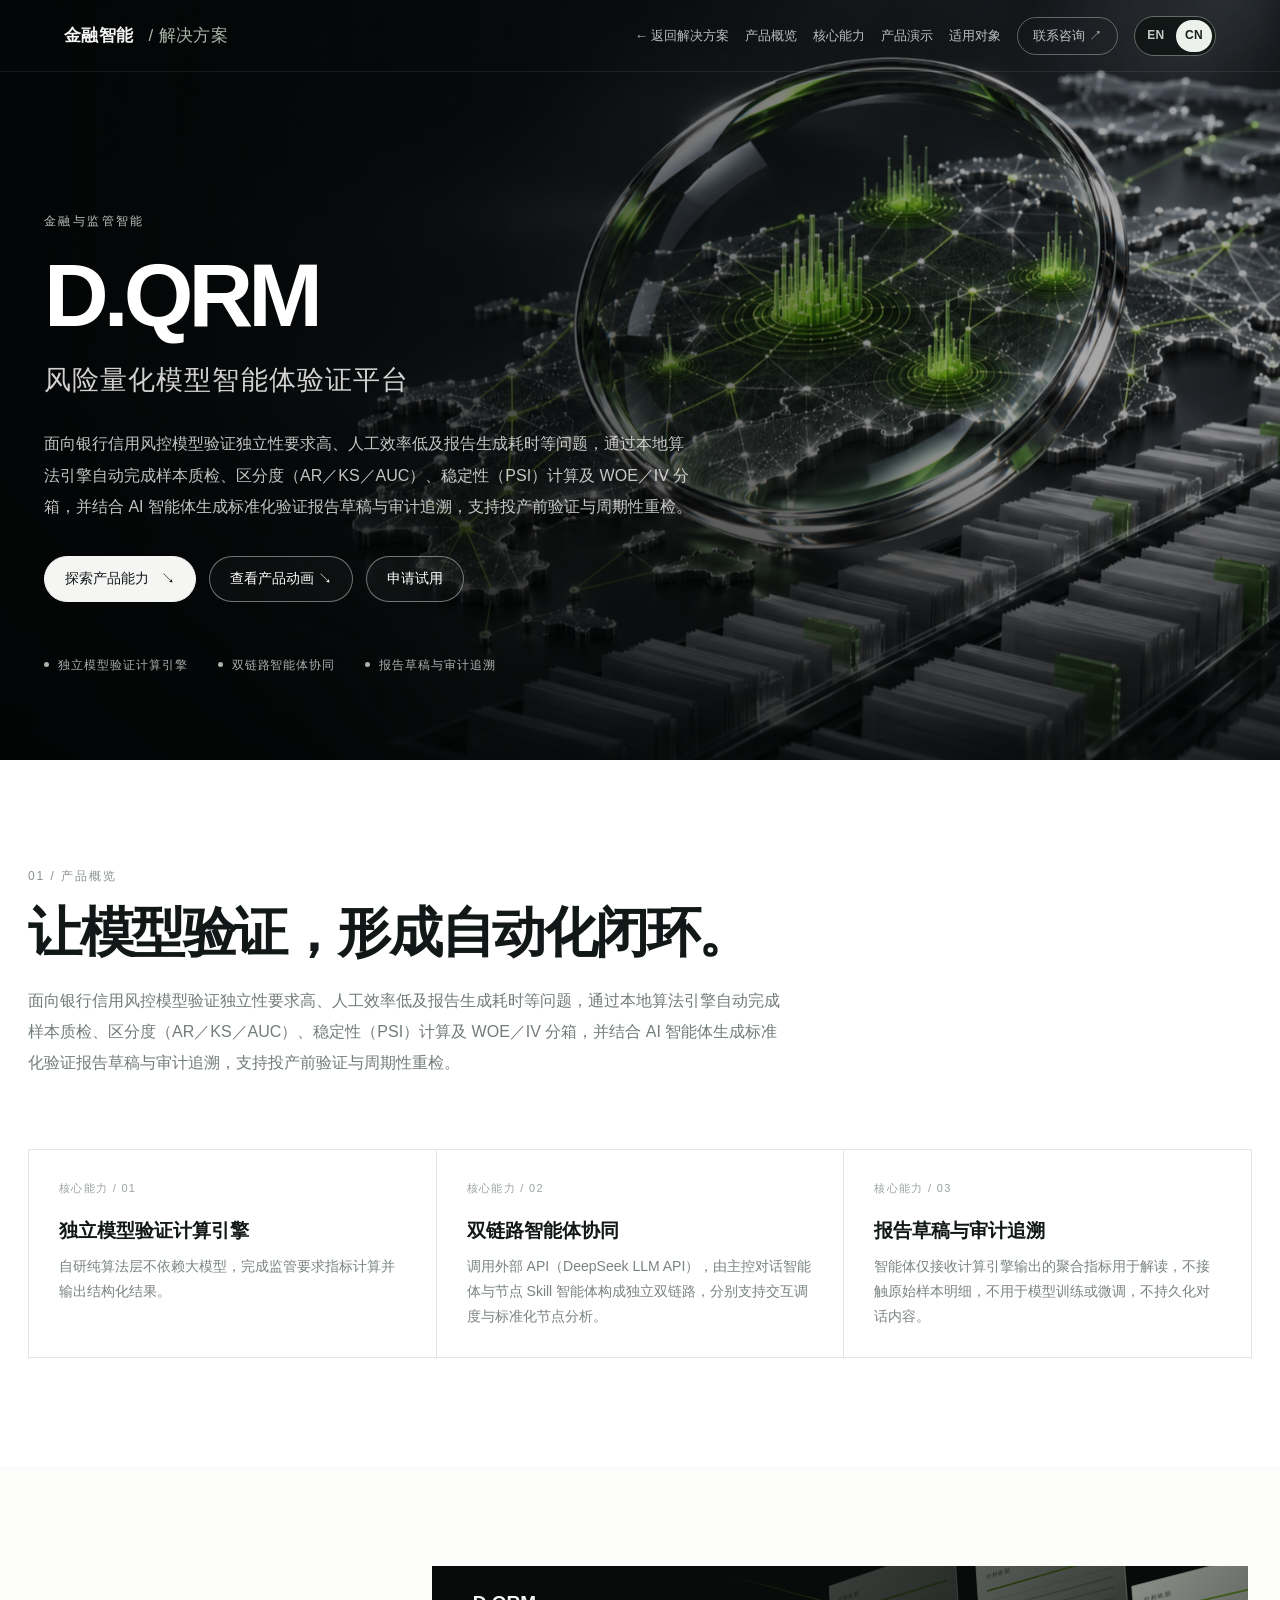
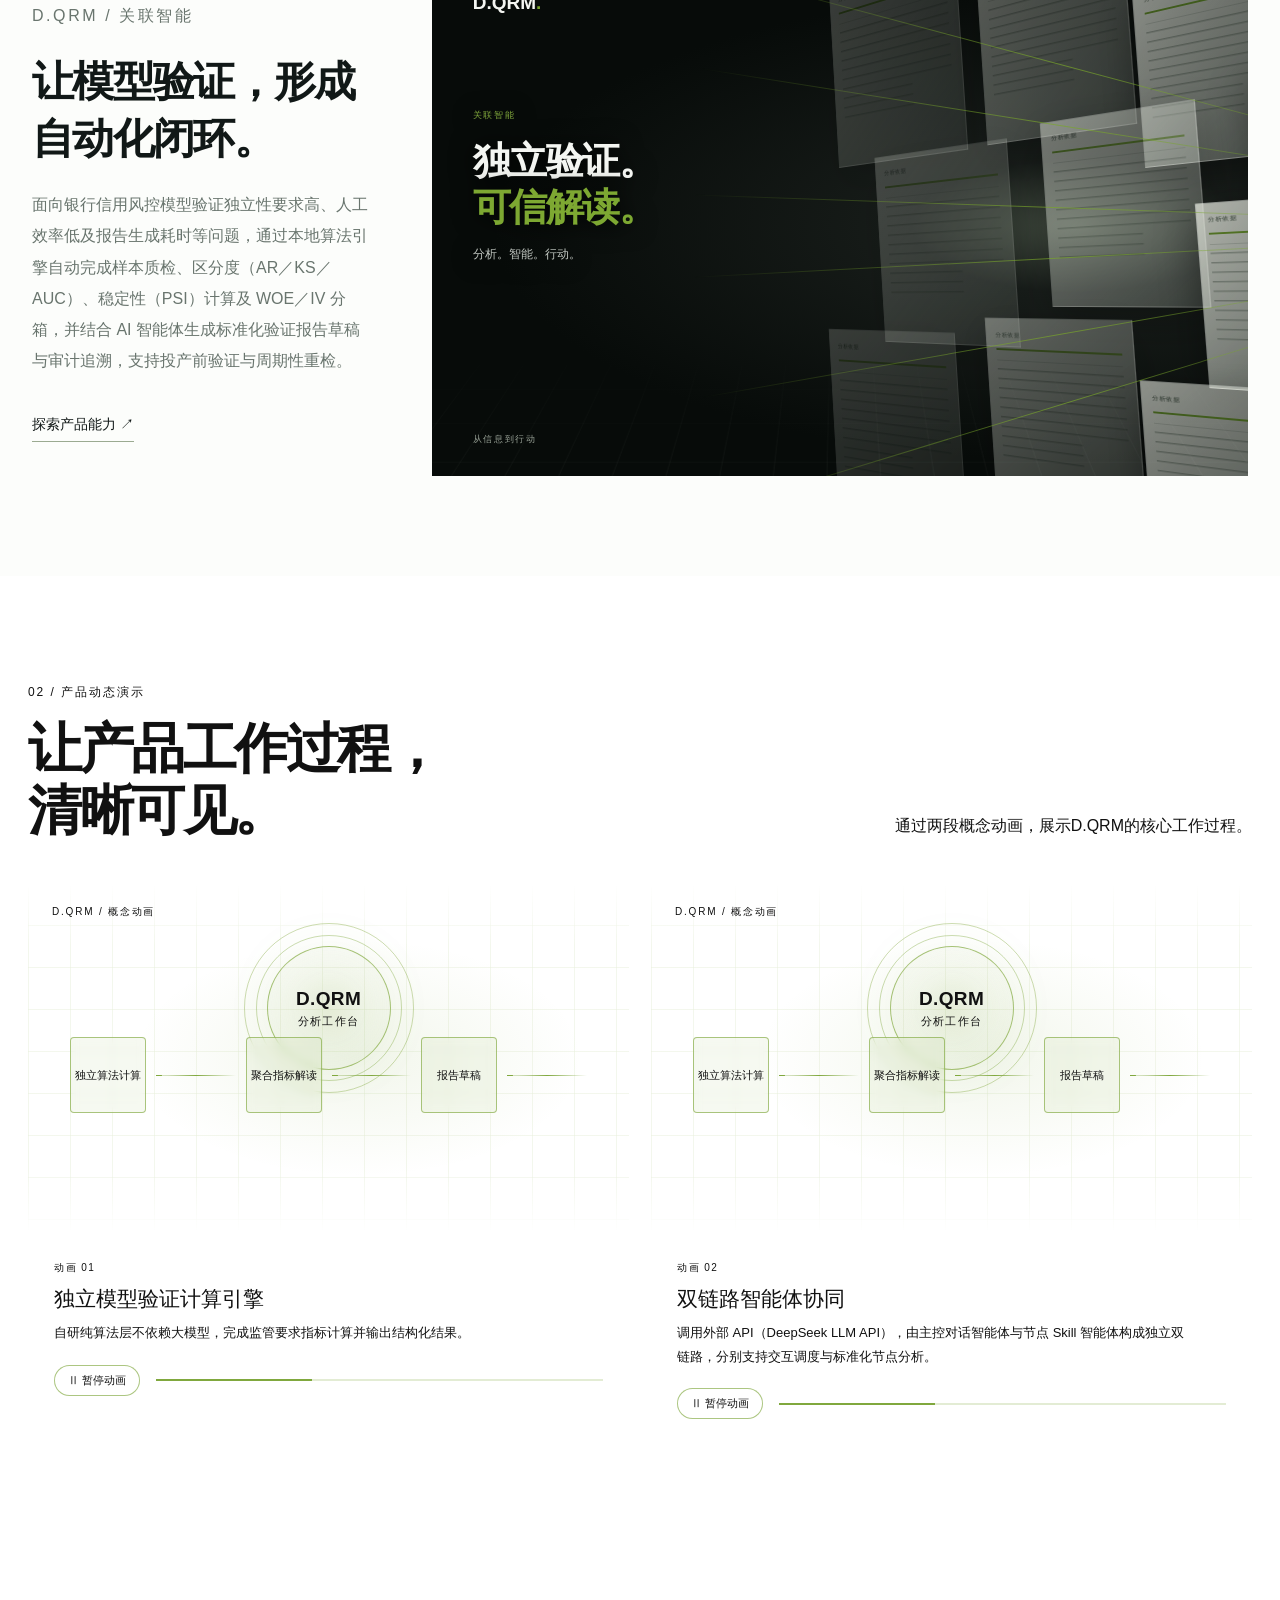
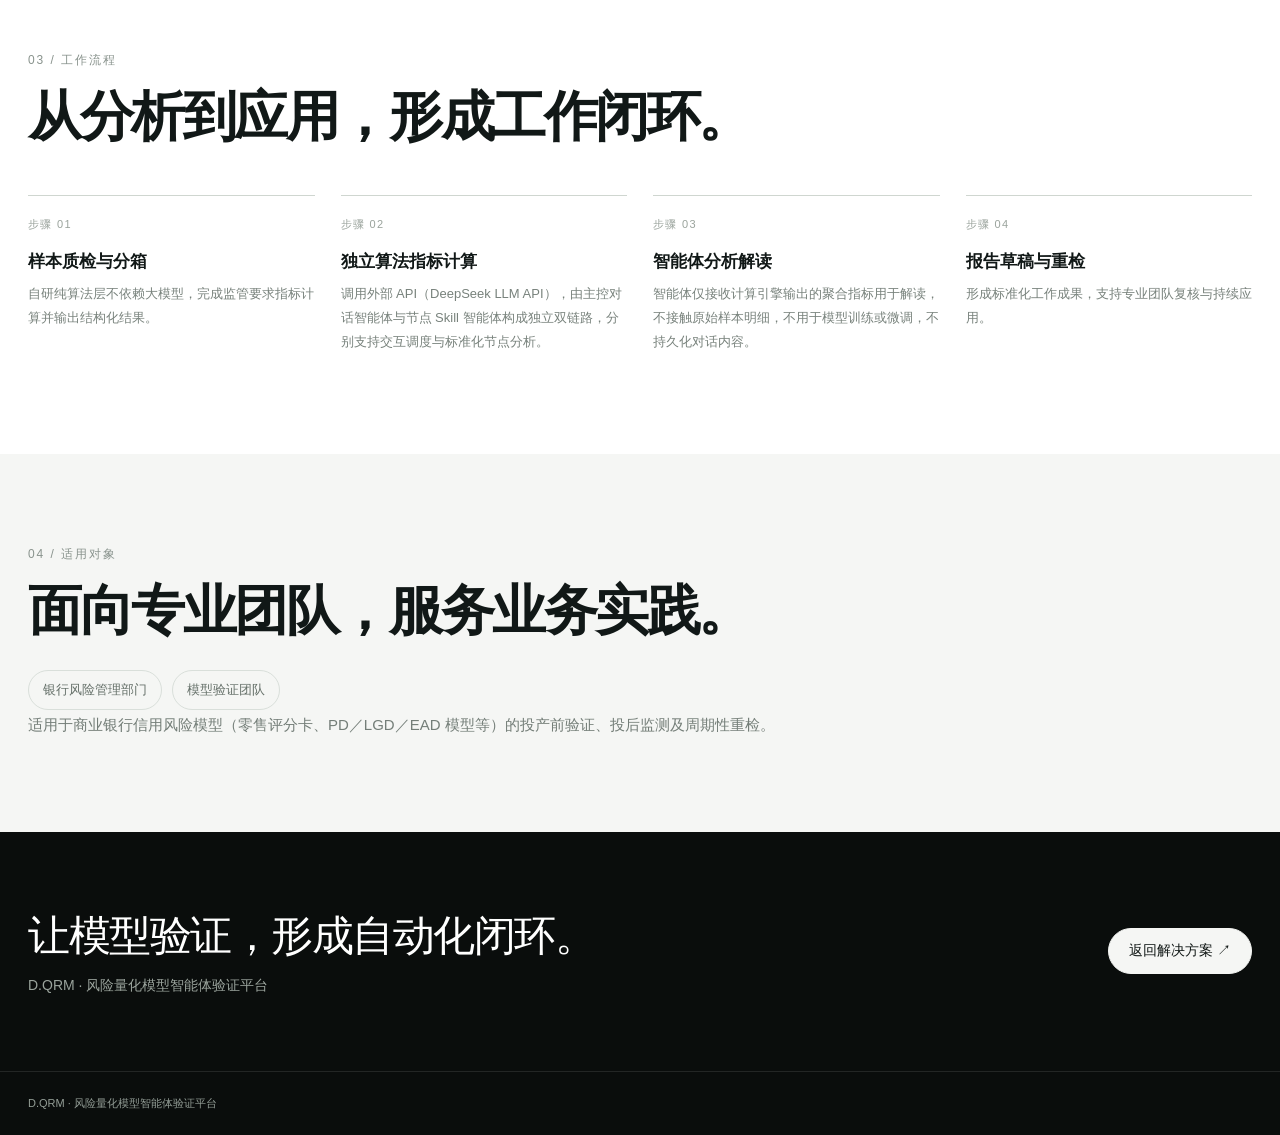
<file: QRiskM_product_detail.html>
<!doctype html>
<html lang="zh-CN">
<head>
<meta charset="utf-8">
<meta name="viewport" content="width=device-width, initial-scale=1">
<meta name="theme-color" content="#080a0a">
<meta name="description" content="面向银行信用风控模型验证独立性要求高、人工效率低及报告生成耗时等问题，通过本地算法引擎自动完成样本质检、区分度（AR／KS／AUC）、稳定性（PSI）计算及 WOE／IV 分箱，并结合 AI 智能体生成标准化验证报告草稿与审计追溯，支持投产前验证与周期性重检。">
<title>D.QRM｜风险量化模型智能体验证平台</title>
<style>
:root{
  --black:#080a0a;--ink:#111817;--muted:#707a75;--line:#dfe4e1;
  --sage:#aab5aa;--sage2:#c4cec4;--paper:#fff;--mist:#f5f6f4;
  --ease:cubic-bezier(.2,.72,.25,1);
}
*{box-sizing:border-box}
html{scroll-behavior:smooth}
body{margin:0;background:#fff;color:var(--ink);font-family:Inter,"PingFang SC","Microsoft YaHei","Noto Sans CJK SC",Arial,sans-serif;-webkit-font-smoothing:antialiased}
a{color:inherit}
button{font:inherit}
.topbar{
  height:72px;padding:0 clamp(22px,5vw,82px);display:flex;align-items:center;
  justify-content:space-between;border-bottom:1px solid rgba(255,255,255,.08);
  position:absolute;top:0;left:0;right:0;z-index:5;color:#f5f6f4
}
.brand{font-size:17px;font-weight:700;letter-spacing:.02em}
.brand span{font-weight:400;color:#aab5aa;margin-left:10px}
.topnav{display:flex;gap:28px;align-items:center;font-size:13px;color:rgba(255,255,255,.72)}
.topnav a{text-decoration:none;transition:color .25s}
.topnav a:hover{color:#fff}
.topnav .contact{padding:9px 15px;border:1px solid rgba(255,255,255,.32);border-radius:24px}
.hero{
  position:relative;min-height:680px;height:min(790px,88vh);overflow:hidden;
  background:#070909;color:#fff;isolation:isolate;display:flex;align-items:flex-end
}
.hero-bg{position:absolute;inset:0;z-index:-2;overflow:hidden}
.hero-bg img{
  width:100%;height:100%;object-fit:cover;object-position:center;
  filter:grayscale(.72) saturate(.28) brightness(.72);
  transform:scale(1.015);animation:slowZoom 34s ease-in-out infinite alternate
}
@keyframes slowZoom{from{transform:scale(1.015)}to{transform:scale(1.13)}}
.hero:after{
  content:"";position:absolute;inset:0;z-index:-1;
  background:linear-gradient(90deg,rgba(3,5,5,.82) 0%,rgba(3,5,5,.56) 39%,rgba(3,5,5,.08) 78%),
             linear-gradient(0deg,rgba(3,5,5,.68),transparent 48%)
}
.hero-content{width:min(1420px,100%);margin:0 auto;padding:130px 44px 86px}
.eyebrow{font-size:12px;letter-spacing:.2em;text-transform:uppercase;color:#bdc5bf;margin:0 0 20px}
.hero h1{font-size:clamp(48px,7vw,92px);line-height:1.02;letter-spacing:-.055em;margin:0;font-weight:650}
.hero h1 small{display:block;font-size:clamp(19px,2.1vw,28px);font-weight:400;letter-spacing:.04em;margin-top:20px;color:rgba(255,255,255,.82)}
.hero-lead{max-width:650px;margin:28px 0 0;color:rgba(255,255,255,.76);font-size:16px;line-height:1.95}
.hero-actions{display:flex;gap:13px;flex-wrap:wrap;margin-top:34px}
.btn{
  display:inline-flex;align-items:center;justify-content:center;gap:12px;
  padding:13px 20px;border-radius:30px;text-decoration:none;font-size:14px;
  transition:transform .25s,border-color .25s,background .25s
}
.btn-primary{background:#f5f6f4;color:#101715;border:1px solid #f5f6f4}
.btn-ghost{border:1px solid rgba(255,255,255,.42);color:#fff;background:rgba(255,255,255,.03)}
.btn:hover{transform:translateY(-2px)}
.btn-ghost:hover{background:rgba(255,255,255,.1);border-color:#fff}
.hero-meta{display:flex;gap:30px;flex-wrap:wrap;margin-top:55px;color:rgba(255,255,255,.68);font-size:12px;letter-spacing:.08em}
.hero-meta span:before{content:"";display:inline-block;width:5px;height:5px;border-radius:50%;background:#aab5aa;margin:0 9px 2px 0}
.wrap{width:min(1240px,calc(100% - 56px));margin:0 auto}
.section{padding:108px 0}
.section-kicker{font-size:12px;color:#89938d;letter-spacing:.16em;margin:0 0 16px}
.section-heading{font-size:clamp(32px,4.3vw,54px);line-height:1.15;letter-spacing:-.045em;font-weight:620;margin:0}
.section-intro{max-width:760px;color:#737d77;font-size:16px;line-height:1.95;margin:22px 0 0}
.overview-grid{display:grid;grid-template-columns:1fr 1fr;gap:76px;align-items:start;margin-top:56px}
.overview-statement{font-size:clamp(21px,2.2vw,28px);line-height:1.7;font-weight:450;letter-spacing:-.02em;margin:0}
.overview-statement em{font-style:normal;color:#818b84}
.overview-copy{color:#737d77;line-height:2;font-size:15px;margin:0}
.capability-strip{display:grid;grid-template-columns:repeat(3,1fr);gap:1px;background:#e2e6e3;border:1px solid #e2e6e3;margin-top:70px}
.capability{background:#fff;padding:28px 30px;min-height:190px}
.capability .num{font-size:11px;color:#9ba39e;letter-spacing:.12em}
.capability h3{font-size:19px;font-weight:620;margin:22px 0 10px}
.capability p{font-size:14px;line-height:1.8;color:#7a847e;margin:0}
.video-section{background:#f4f5f3;padding:108px 0}
.video-head{display:flex;justify-content:space-between;align-items:flex-end;gap:30px;margin-bottom:42px}
.video-head .section-intro{max-width:480px;margin:0}
.video-grid{display:grid;grid-template-columns:1fr 1fr;gap:22px}
.motion-card{background:#0a0c0c;color:#fff;overflow:hidden;border-radius:4px;min-width:0}
.motion-stage{height:350px;position:relative;overflow:hidden;background:
  radial-gradient(ellipse at 55% 50%,rgba(180,190,181,.10),transparent 48%),
  linear-gradient(135deg,#151918,#060808 70%)}
.stage-grid{position:absolute;inset:0;opacity:.18;background-image:linear-gradient(rgba(210,218,212,.18) 1px,transparent 1px),linear-gradient(90deg,rgba(210,218,212,.18) 1px,transparent 1px);background-size:42px 42px;mask-image:linear-gradient(transparent,black 18%,black 82%,transparent)}
.stage-label{position:absolute;top:22px;left:24px;color:#b9c2bb;font-size:10px;letter-spacing:.18em}
.stage-status{position:absolute;right:24px;top:20px;color:#929d95;font-size:10px;letter-spacing:.1em}
.source-row{position:absolute;left:7%;right:7%;top:44%;display:flex;justify-content:space-between;align-items:center;gap:10px}
.source-node{
  width:76px;height:76px;border:1px solid rgba(226,232,226,.4);border-radius:4px;
  display:grid;place-items:center;background:rgba(255,255,255,.045);backdrop-filter:blur(5px);
  color:#d5dbd6;font-size:11px;text-align:center;line-height:1.4;position:relative;z-index:2
}
.source-node b{display:block;font-size:19px;font-weight:400;margin-bottom:3px;color:#f0f2ef}
.flow-line{height:1px;flex:1;background:linear-gradient(90deg,transparent,#c3cec5,transparent);position:relative;overflow:hidden}
.flow-line:after{content:"";position:absolute;top:-2px;left:-15%;width:18px;height:5px;border-radius:50%;background:#e5ebe5;box-shadow:0 0 12px 3px rgba(220,230,220,.55);animation:flow 2.2s linear infinite}
@keyframes flow{to{left:110%}}
.agent-core{
  position:absolute;left:50%;top:18%;transform:translateX(-50%);width:124px;height:124px;
  border:1px solid rgba(225,232,225,.5);border-radius:50%;display:grid;place-items:center;
  background:radial-gradient(circle,rgba(210,220,211,.16),rgba(255,255,255,.02) 70%);
  box-shadow:0 0 45px rgba(215,225,216,.08),inset 0 0 30px rgba(215,225,216,.08);
  animation:corePulse 4s ease-in-out infinite
}
.agent-core:before,.agent-core:after{content:"";position:absolute;inset:-12px;border:1px solid rgba(218,226,219,.16);border-radius:50%;animation:ring 6s linear infinite}
.agent-core:after{inset:-24px;animation-direction:reverse;animation-duration:9s}
@keyframes corePulse{50%{box-shadow:0 0 55px rgba(215,225,216,.19),inset 0 0 38px rgba(215,225,216,.15)}}
@keyframes ring{to{transform:rotate(360deg)}}
.agent-core span{text-align:center;font-size:11px;letter-spacing:.12em;color:#f0f3ef}
.agent-core strong{display:block;font-size:19px;letter-spacing:.02em;margin-bottom:4px}
.validation-list{position:absolute;right:7%;bottom:9%;width:180px;display:grid;gap:8px}
.validation-item{font-size:10px;color:#b9c3bb;border-bottom:1px solid rgba(220,230,220,.16);padding:0 0 7px;display:flex;justify-content:space-between;gap:12px}
.validation-item i{font-style:normal;color:#e4e9e4}
.pulse-dot{width:6px;height:6px;background:#e2e8e2;border-radius:50%;display:inline-block;box-shadow:0 0 10px #e2e8e2;animation:blink 1.6s ease-in-out infinite}
@keyframes blink{50%{opacity:.25;transform:scale(.65)}}
.motion-stage.paused *{animation-play-state:paused!important}
.motion-caption{padding:24px 26px 25px}
.motion-caption .tag{font-size:10px;color:#9da79f;letter-spacing:.15em}
.motion-caption h3{font-size:21px;font-weight:560;margin:10px 0 8px}
.motion-caption p{font-size:13px;line-height:1.8;color:#a2aaa4;margin:0;max-width:520px}
.motion-controls{display:flex;align-items:center;justify-content:space-between;margin-top:20px}
.play-toggle{border:1px solid rgba(255,255,255,.28);background:transparent;color:#f2f4f1;border-radius:24px;padding:7px 13px;font-size:11px;cursor:pointer}
.play-toggle:hover{background:rgba(255,255,255,.1)}
.progress-track{height:2px;background:rgba(255,255,255,.16);flex:1;margin-left:16px;overflow:hidden}
.progress-track span{display:block;height:100%;width:35%;background:#c5cec6;animation:progress 8s linear infinite}
@keyframes progress{to{transform:translateX(190%)}}
.early-stage{position:absolute;inset:0}
.orbit{position:absolute;width:230px;height:230px;border:1px solid rgba(220,228,220,.28);border-radius:50%;left:50%;top:50%;transform:translate(-50%,-50%) rotate(-20deg)}
.orbit:before,.orbit:after{content:"";position:absolute;inset:22px;border:1px solid rgba(220,228,220,.15);border-radius:50%;transform:rotate(55deg) scaleX(1.5)}
.orbit:after{transform:rotate(-55deg) scaleX(1.5)}
.orbit-center{position:absolute;left:50%;top:50%;transform:translate(-50%,-50%);width:90px;height:90px;border-radius:50%;border:1px solid rgba(230,236,230,.5);display:grid;place-items:center;color:#f0f2ef;font-size:12px;background:radial-gradient(circle,rgba(225,232,225,.18),transparent 70%);box-shadow:0 0 40px rgba(225,232,225,.12)}
.orbit-node{position:absolute;width:10px;height:10px;border-radius:50%;background:#e1e7e1;box-shadow:0 0 16px 3px rgba(225,232,225,.55)}
.orbit-node.n1{left:17%;top:48%;animation:nodePulse 2s infinite}
.orbit-node.n2{right:18%;top:22%;animation:nodePulse 2.7s infinite .4s}
.orbit-node.n3{right:23%;bottom:13%;animation:nodePulse 2.4s infinite .8s}
.orbit-node.n4{left:38%;top:9%;animation:nodePulse 3s infinite .2s}
@keyframes nodePulse{50%{transform:scale(1.8);opacity:.5}}
.signal-card{position:absolute;left:5%;bottom:8%;width:190px;padding:13px 14px;border:1px solid rgba(225,232,225,.25);background:rgba(255,255,255,.045);backdrop-filter:blur(8px);animation:float 5s ease-in-out infinite}
.signal-card small{font-size:9px;color:#a7b0a8;letter-spacing:.12em}
.signal-card strong{display:block;font-size:14px;font-weight:500;margin:7px 0}
.signal-card span{font-size:10px;color:#c2cbc3}
@keyframes float{50%{transform:translateY(-9px)}}
.risk-alert{position:absolute;right:5%;top:20%;width:175px;padding:14px;border:1px solid rgba(235,238,235,.34);background:rgba(255,255,255,.055);animation:alertIn 5s ease-in-out infinite}
.risk-alert small{font-size:9px;color:#aab4ac;letter-spacing:.12em}
.risk-alert b{display:block;font-size:13px;font-weight:500;margin:8px 0;color:#f1f3f0}
.risk-alert .severity{display:inline-block;border:1px solid rgba(230,235,230,.35);padding:4px 7px;font-size:9px;color:#dce3dc}
.timeline{position:absolute;left:7%;right:7%;bottom:8%;display:flex;align-items:center;gap:0}
.timeline:before{content:"";position:absolute;left:0;right:0;height:1px;background:rgba(225,232,225,.24)}
.timeline-step{position:relative;flex:1;text-align:center;color:#aeb7af;font-size:9px;padding-top:18px}
.timeline-step:before{content:"";position:absolute;top:0;left:50%;width:6px;height:6px;border-radius:50%;background:#dce3dc;transform:translateX(-50%);box-shadow:0 0 10px rgba(225,232,225,.45)}
.timeline-step:last-child:before{animation:blink 1.5s infinite}
.alert-wave{position:absolute;left:0;right:0;top:0;height:100%;opacity:.15;background:linear-gradient(110deg,transparent 35%,rgba(255,255,255,.16) 50%,transparent 65%);transform:translateX(-100%);animation:scan 5s linear infinite}
@keyframes scan{to{transform:translateX(100%)}}
.workflow{padding:100px 0}
.workflow-grid{display:grid;grid-template-columns:repeat(4,1fr);gap:26px;margin-top:48px}
.workflow-step{border-top:1px solid #cfd6d0;padding-top:18px}
.workflow-step .step-no{font-size:11px;color:#9aa39c;letter-spacing:.12em}
.workflow-step h3{font-size:17px;font-weight:600;margin:18px 0 9px}
.workflow-step p{font-size:13px;line-height:1.85;color:#78827c;margin:0}
.audience{background:#f5f6f4;padding:92px 0}
.audience-row{display:grid;grid-template-columns:.8fr 1.2fr;gap:80px;align-items:start}
.audience-tags{display:flex;gap:10px;flex-wrap:wrap;margin-top:28px}
.audience-tags span{border:1px solid #d9dfda;padding:10px 14px;border-radius:24px;color:#66716a;font-size:13px}
.audience-note{font-size:15px;line-height:2;color:#747e78;margin:0}
.cta{padding:76px 0;background:#0a0d0c;color:#fff}
.cta-inner{display:flex;justify-content:space-between;align-items:center;gap:35px}
.cta h2{font-size:clamp(27px,3.3vw,42px);font-weight:550;letter-spacing:-.035em;margin:0}
.cta p{color:#9ba49d;font-size:14px;margin:13px 0 0}
.footer{padding:24px 0;color:#939d96;font-size:11px;border-top:1px solid rgba(255,255,255,.1);background:#0a0d0c}
.footer .wrap{display:flex;justify-content:space-between;gap:18px;flex-wrap:wrap}
@media(max-width:900px){
 .hero{min-height:640px;height:82vh}.overview-grid,.audience-row{grid-template-columns:1fr;gap:28px}
 .video-grid{grid-template-columns:1fr}.workflow-grid{grid-template-columns:repeat(2,1fr)}
 .video-head{display:block}.video-head .section-intro{margin-top:20px}
}
@media(max-width:600px){
 .topbar{height:60px;padding:0 20px}.topnav{gap:12px}.topnav a:not(.contact){display:none}
 .hero{min-height:690px;height:90vh}.hero-content{padding:110px 24px 58px}.hero-lead{font-size:14px}
 .hero-meta{gap:12px;margin-top:35px}.wrap{width:calc(100% - 40px)}
 .section,.video-section,.workflow,.audience{padding:72px 0}
 .capability-strip{grid-template-columns:1fr;margin-top:42px}.capability{min-height:0;padding:22px}
 .motion-stage{height:300px}.source-node{width:58px;height:64px;font-size:9px}.source-node b{font-size:15px}
 .agent-core{width:100px;height:100px;top:15%}.validation-list{width:130px;right:4%;bottom:7%}
 .signal-card{width:150px;left:4%;bottom:8%}.risk-alert{width:145px;right:4%;top:16%}
 .orbit{width:190px;height:190px}.timeline{left:4%;right:4%}
 .workflow-grid{grid-template-columns:1fr 1fr;gap:25px 18px}
 .cta-inner{display:block}.cta .btn{margin-top:25px}
}
@media(prefers-reduced-motion:reduce){
 *,*:before,*:after{animation-duration:.01ms!important;animation-iteration-count:1!important;scroll-behavior:auto!important;transition-duration:.01ms!important}
}

/* Cinematic evidence presentation */
.hero-bg img{filter:grayscale(1) brightness(.72);animation:dfHeroZoom 48s linear infinite;will-change:transform}
@keyframes dfHeroZoom{0%{transform:scale(1.02)}92%{transform:scale(1.32)}100%{transform:scale(1.02)}}
.df-showcase{padding:100px 0;background:#fcfdfb}
.df-split{width:min(1440px,calc(100% - 64px));margin:auto;display:grid;grid-template-columns:.7fr 1.7fr;gap:64px;align-items:center}
.df-copy h2{font-size:clamp(32px,3.3vw,52px);line-height:1.35;letter-spacing:-.04em;margin:22px 0}
.df-copy p{font-size:16px;line-height:1.95;color:#69756e}.df-copy a{display:inline-block;margin-top:24px;text-decoration:none;border-bottom:1px solid #9baa91;padding-bottom:7px;font-size:14px}
.df-cinema{position:relative;aspect-ratio:16/10;overflow:hidden;background:radial-gradient(ellipse at 79% 51%,#424c40 0%,#171c19 18%,#070b09 64%);color:#f4f6f2;isolation:isolate}
.df-brand{position:absolute;left:5%;top:5%;font-weight:700;font-size:19px;z-index:3}.df-brand b{color:#78a52a}
.df-caption{position:absolute;left:5%;top:27%;z-index:3;width:65%;text-shadow:0 2px 24px #000}.df-caption small{font-size:9px;letter-spacing:.18em;color:#80a83c}.df-caption h3{font-size:clamp(24px,3vw,45px);line-height:1.2;letter-spacing:-.04em;margin:16px 0}.df-caption h3 span{color:#7da832}.df-caption p{font-size:12px;color:#c2c8c2}
.df-space{position:absolute;inset:-10%;perspective:650px;animation:dfDrift 20s ease-in-out infinite alternate}
.df-floor{position:absolute;inset:55% -20% -55%;background:repeating-linear-gradient(90deg,transparent 0 59px,#b9c4b51c 60px 61px),repeating-linear-gradient(0deg,transparent 0 59px,#b9c4b51c 60px 61px);transform:rotateX(62deg);mask-image:linear-gradient(transparent,#000)}
.df-sheet{position:absolute;width:15%;height:32%;left:var(--x);top:var(--y);padding:13px 10px;background:linear-gradient(135deg,#eef1e7df,#b6bfb477);border:1px solid #ffffff42;box-shadow:0 15px 40px #0008;transform:rotateY(-35deg) rotateZ(-4deg);animation:dfFloat var(--t) ease-in-out infinite alternate;animation-delay:var(--d);opacity:var(--o)}
.df-sheet:before{content:'EVIDENCE / D.QRM';display:block;font-size:6px;letter-spacing:.1em;color:#29372b;border-bottom:2px solid #5d8525;padding-bottom:9px;margin-bottom:10px}.df-sheet:after{content:'';display:block;height:65%;background:repeating-linear-gradient(0deg,transparent 0 8px,#39463b66 9px 10px);clip-path:polygon(0 0,100% 0,100% 65%,66% 65%,66% 100%,0 100%)}
.df-ray{position:absolute;left:35%;top:var(--y);width:75%;height:1px;background:linear-gradient(90deg,transparent,#79a62ab3,transparent);transform:rotate(var(--r));transform-origin:80% center;animation:dfRay 7s ease-in-out infinite alternate}
.df-foot{position:absolute;bottom:6%;left:5%;font-size:9px;letter-spacing:.18em;color:#98a196}
@keyframes dfFloat{to{translate:20px -16px;transform:rotateY(-22deg) rotateZ(2deg)}}
@keyframes dfDrift{to{transform:scale(1.08) translate(-1%,1%)}}
@keyframes dfRay{to{opacity:.25;translate:0 8px}}
@media(max-width:900px){.df-split{grid-template-columns:1fr;gap:30px;width:calc(100% - 40px)}.df-showcase{padding:64px 0}.df-copy{max-width:600px}.df-copy h2 br{display:none}.df-cinema{aspect-ratio:16/10}.df-caption h3{font-size:clamp(24px,5vw,42px)}}
@media(prefers-reduced-motion:reduce){.hero-bg img,.df-space,.df-sheet,.df-ray{animation:none!important}}

.topnav{flex-wrap:wrap;gap:18px}@media(max-width:600px){.topbar{height:auto;min-height:80px;padding:16px 20px;gap:12px;flex-wrap:wrap}.topnav{gap:12px;font-size:11px}}
@media(max-width:700px){.topnav .back-home{display:inline!important}.topbar{height:auto;min-height:80px;flex-wrap:wrap;padding:14px 20px;gap:10px}.topnav{flex-wrap:wrap}}

/* Wide native artwork: limit crop amplification to retain fine detail. */
.hero-bg img{object-position:70% center;transform-origin:68% 48%;animation:dfHeroZoomHD 48s linear infinite}
@keyframes dfHeroZoomHD{0%{transform:scale(1.01)}92%{transform:scale(1.20)}100%{transform:scale(1.01)}}
@media(max-width:700px){.hero-bg img{object-position:72% center}}
@media(prefers-reduced-motion:reduce){.hero-bg img{animation:none!important;transform:scale(1.01)}}
</style>
<link rel="stylesheet" href="assets/i18n.css">
<script src="assets/locales.js" defer></script>
<script src="assets/i18n.js" defer></script>
<link rel="stylesheet" href="assets/trial-dialog.css">
<script src="assets/trial-dialog.js" defer></script>
</head>
<body>
<header class="topbar">
  <div class="brand">FINANCIAL INTELLIGENCE <span>/ SOLUTIONS</span></div>
  <nav class="topnav" aria-label="页面导航"><a class="back-home" href="financial_solutions_first_concept.html">← 返回解决方案</a>
    <a href="#overview">产品概览</a><a href="#capabilities">核心能力</a><a href="#animations">产品演示</a><a href="#audience">适用对象</a>
    <a class="contact" href="#contact">联系咨询 ↗</a>
  <div class="language-switch" role="group" aria-label="网站语言"><button type="button" data-language="en" lang="en" aria-label="Switch to English" aria-pressed="false">EN</button><button type="button" data-language="cn" lang="zh-CN" aria-label="切换到中文" aria-pressed="true">CN</button></div></nav>
</header>

<section class="hero" aria-label="D.QRM 产品主视觉">
  <div class="hero-bg"><img src="assets/images/green/5b3c3cceacdb.png" alt="金融业监管处罚分析主视觉"></div>
  <div class="hero-content">
    <p class="eyebrow">FINANCIAL & REGULATORY INTELLIGENCE</p>
    <h1>D.QRM<small>风险量化模型智能体验证平台</small></h1>
    <p class="hero-lead">面向银行信用风控模型验证独立性要求高、人工效率低及报告生成耗时等问题，通过本地算法引擎自动完成样本质检、区分度（AR／KS／AUC）、稳定性（PSI）计算及 WOE／IV 分箱，并结合 AI 智能体生成标准化验证报告草稿与审计追溯，支持投产前验证与周期性重检。</p>
    <div class="hero-actions">
      <a class="btn btn-primary" href="#overview">探索产品能力 <span>↘</span></a>
      <a class="btn btn-ghost" href="#animations">查看产品动画 ↘</a>
      <button class="btn btn-ghost" type="button" data-trial aria-haspopup="dialog" aria-controls="trial-dialog">申请试用</button>
    </div>
    <div class="hero-meta"><span>独立模型验证计算引擎</span><span>双链路智能体协同</span><span>报告草稿与审计追溯</span></div>
  </div>
</section>

<section class="section" id="overview"><div class="wrap"><p class="section-kicker">01 / PRODUCT OVERVIEW</p><h2 class="section-heading">让模型验证，形成自动化闭环。</h2><p class="section-intro">面向银行信用风控模型验证独立性要求高、人工效率低及报告生成耗时等问题，通过本地算法引擎自动完成样本质检、区分度（AR／KS／AUC）、稳定性（PSI）计算及 WOE／IV 分箱，并结合 AI 智能体生成标准化验证报告草稿与审计追溯，支持投产前验证与周期性重检。</p><div class="capability-strip" id="capabilities"><article class="capability"><span class="num">CAPABILITY / 01</span><h3>独立模型验证计算引擎</h3><p>自研纯算法层不依赖大模型，完成监管要求指标计算并输出结构化结果。</p></article><article class="capability"><span class="num">CAPABILITY / 02</span><h3>双链路智能体协同</h3><p>调用外部 API（DeepSeek LLM API），由主控对话智能体与节点 Skill 智能体构成独立双链路，分别支持交互调度与标准化节点分析。</p></article><article class="capability"><span class="num">CAPABILITY / 03</span><h3>报告草稿与审计追溯</h3><p>智能体仅接收计算引擎输出的聚合指标用于解读，不接触原始样本明细，不用于模型训练或微调，不持久化对话内容。</p></article></div></div></section>
<section class="df-showcase" aria-label="产品能力动态展示"><div class="df-split"><div class="df-copy"><p class="section-kicker">D.QRM / CONNECTED INTELLIGENCE</p><h2>让模型验证，形成自动化闭环。</h2><p>面向银行信用风控模型验证独立性要求高、人工效率低及报告生成耗时等问题，通过本地算法引擎自动完成样本质检、区分度（AR／KS／AUC）、稳定性（PSI）计算及 WOE／IV 分箱，并结合 AI 智能体生成标准化验证报告草稿与审计追溯，支持投产前验证与周期性重检。</p><a href="#overview">探索产品能力 ↗</a></div><div class="df-cinema" role="img" aria-label="多层信息文件在数据空间中缓慢漂浮，汇聚为分析洞察"><div class="df-brand">D.QRM<b>.</b></div><div class="df-space"><div class="df-floor"></div><div class="df-sheet" style="--x:48%;--y:8%;--t:12s;--d:-0s;--o:0.25"></div><div class="df-sheet" style="--x:64%;--y:4%;--t:15s;--d:-2s;--o:0.4"></div><div class="df-sheet" style="--x:81%;--y:8%;--t:18s;--d:-4s;--o:0.65"></div><div class="df-sheet" style="--x:94%;--y:22%;--t:21s;--d:-6s;--o:0.8"></div><div class="df-sheet" style="--x:53%;--y:38%;--t:12s;--d:-8s;--o:0.25"></div><div class="df-sheet" style="--x:71%;--y:32%;--t:15s;--d:-10s;--o:0.5"></div><div class="df-sheet" style="--x:88%;--y:46%;--t:18s;--d:-12s;--o:0.8"></div><div class="df-sheet" style="--x:48%;--y:68%;--t:21s;--d:-14s;--o:0.2"></div><div class="df-sheet" style="--x:65%;--y:66%;--t:12s;--d:-16s;--o:0.4"></div><div class="df-sheet" style="--x:82%;--y:77%;--t:15s;--d:-18s;--o:0.65"></div><i class="df-ray" style="--y:34%;--r:15deg"></i><i class="df-ray" style="--y:40%;--r:9deg"></i><i class="df-ray" style="--y:49%;--r:2deg"></i><i class="df-ray" style="--y:54%;--r:-3deg"></i><i class="df-ray" style="--y:62%;--r:-10deg"></i><i class="df-ray" style="--y:69%;--r:-17deg"></i></div><div class="df-caption"><small>CONNECTED INTELLIGENCE</small><h3>Validate independently.<br><span>Explain with confidence.</span></h3><p>Analysis. Intelligence. Action.</p></div><div class="df-foot">FROM INFORMATION TO ACTION</div></div></div></section>

<section class="video-section" id="animations">
 <div class="wrap">
  <div class="video-head">
   <div><p class="section-kicker">02 / PRODUCT IN MOTION</p><h2 class="section-heading">让产品工作过程，<br>清晰可见。</h2></div>
   <p class="section-intro">通过两段概念动画，展示D.QRM的核心工作过程。</p>
  </div>
  <div class="video-grid">
   <article class="motion-card">
    <div class="motion-stage" id="motion-one"><div class="stage-grid"></div><span class="stage-label">D.QRM / CONCEPT ANIMATION</span><div class="agent-core"><span><strong>D.QRM</strong>分析工作台</span></div><div class="source-row"><div class="source-node"><span>独立算法计算</span></div><div class="flow-line"></div><div class="source-node"><span>聚合指标解读</span></div><div class="flow-line"></div><div class="source-node"><span>报告草稿</span></div><div class="flow-line"></div></div><div class="alert-wave"></div></div>
<div class="motion-caption"><span class="tag">ANIMATION 01</span><h3>独立模型验证计算引擎</h3><p>自研纯算法层不依赖大模型，完成监管要求指标计算并输出结构化结果。</p><div class="motion-controls"><button class="play-toggle" type="button" data-target="motion-one">Ⅱ 暂停动画</button><div class="progress-track"><span></span></div></div>
    </div>
   </article>

   <article class="motion-card">
    <div class="motion-stage" id="motion-two"><div class="stage-grid"></div><span class="stage-label">D.QRM / CONCEPT ANIMATION</span><div class="agent-core"><span><strong>D.QRM</strong>分析工作台</span></div><div class="source-row"><div class="source-node"><span>独立算法计算</span></div><div class="flow-line"></div><div class="source-node"><span>聚合指标解读</span></div><div class="flow-line"></div><div class="source-node"><span>报告草稿</span></div><div class="flow-line"></div></div><div class="alert-wave"></div></div>
<div class="motion-caption"><span class="tag">ANIMATION 02</span><h3>双链路智能体协同</h3><p>调用外部 API（DeepSeek LLM API），由主控对话智能体与节点 Skill 智能体构成独立双链路，分别支持交互调度与标准化节点分析。</p><div class="motion-controls"><button class="play-toggle" type="button" data-target="motion-two">Ⅱ 暂停动画</button><div class="progress-track"><span></span></div></div>
    </div>
   </article>
  </div>
 </div>
</section>

<section class="workflow"><div class="wrap"><p class="section-kicker">03 / WORKFLOW</p><h2 class="section-heading">从分析到应用，形成工作闭环。</h2><div class="workflow-grid"><article class="workflow-step"><span class="step-no">STEP 01</span><h3>样本质检与分箱</h3><p>自研纯算法层不依赖大模型，完成监管要求指标计算并输出结构化结果。</p></article><article class="workflow-step"><span class="step-no">STEP 02</span><h3>独立算法指标计算</h3><p>调用外部 API（DeepSeek LLM API），由主控对话智能体与节点 Skill 智能体构成独立双链路，分别支持交互调度与标准化节点分析。</p></article><article class="workflow-step"><span class="step-no">STEP 03</span><h3>智能体分析解读</h3><p>智能体仅接收计算引擎输出的聚合指标用于解读，不接触原始样本明细，不用于模型训练或微调，不持久化对话内容。</p></article><article class="workflow-step"><span class="step-no">STEP 04</span><h3>报告草稿与重检</h3><p>形成标准化工作成果，支持专业团队复核与持续应用。</p></article></div></div></section><section class="audience" id="audience"><div class="wrap"><p class="section-kicker">04 / WHO IT SERVES</p><h2 class="section-heading">面向专业团队，服务业务实践。</h2><div class="audience-tags"><span>银行风险管理部门</span><span>模型验证团队</span></div><p class="audience-note">适用于商业银行信用风险模型（零售评分卡、PD／LGD／EAD 模型等）的投产前验证、投后监测及周期性重检。</p></div></section><section class="cta" id="contact"><div class="wrap"><div class="cta-inner"><div><h2>让模型验证，形成自动化闭环。</h2><p>D.QRM · 风险量化模型智能体验证平台</p></div><a class="btn btn-primary" href="index.html">返回解决方案 ↗</a></div></div></section><footer class="footer"><div class="wrap">D.QRM · 风险量化模型智能体验证平台</div></footer>

<script>
document.querySelectorAll('.play-toggle').forEach(button=>{
  button.addEventListener('click',()=>{
    const stage=document.getElementById(button.dataset.target);
    const paused=stage.classList.toggle('paused');
    button.textContent=paused?'▶ 播放动画':'Ⅱ 暂停动画';
  });
});
const anchors=document.querySelectorAll('a[href^="#"]');
anchors.forEach(a=>a.addEventListener('click',e=>{
 const target=document.querySelector(a.getAttribute('href'));
 if(target){e.preventDefault();target.scrollIntoView({behavior:'smooth',block:'start'});}
}));
</script>
<dialog class="trial-dialog" id="trial-dialog" data-trial-dialog aria-labelledby="trial-title" aria-describedby="trial-intro trial-note">
  <button class="trial-close" type="button" data-trial-close aria-label="关闭试用弹窗" autofocus></button>
  <p class="trial-kicker">与我们联系</p>
  <h2 class="trial-title" id="trial-title">申请试用</h2>
  <p class="trial-intro" id="trial-intro">扫码了解产品，沟通您的试用需求。</p>
  <div class="trial-qr"><img src="assets/trial-qr-reference.png" alt="扫码申请产品试用" width="530" height="573" draggable="false"></div>
  <p class="trial-note" id="trial-note">感谢您申请试用，提交申请后，我们将依内部合规流程完成独立性冲突检查等必要审核，审核通过后尽快为您开通试用权限。</p>
</dialog>
</body>
</html>
</file>
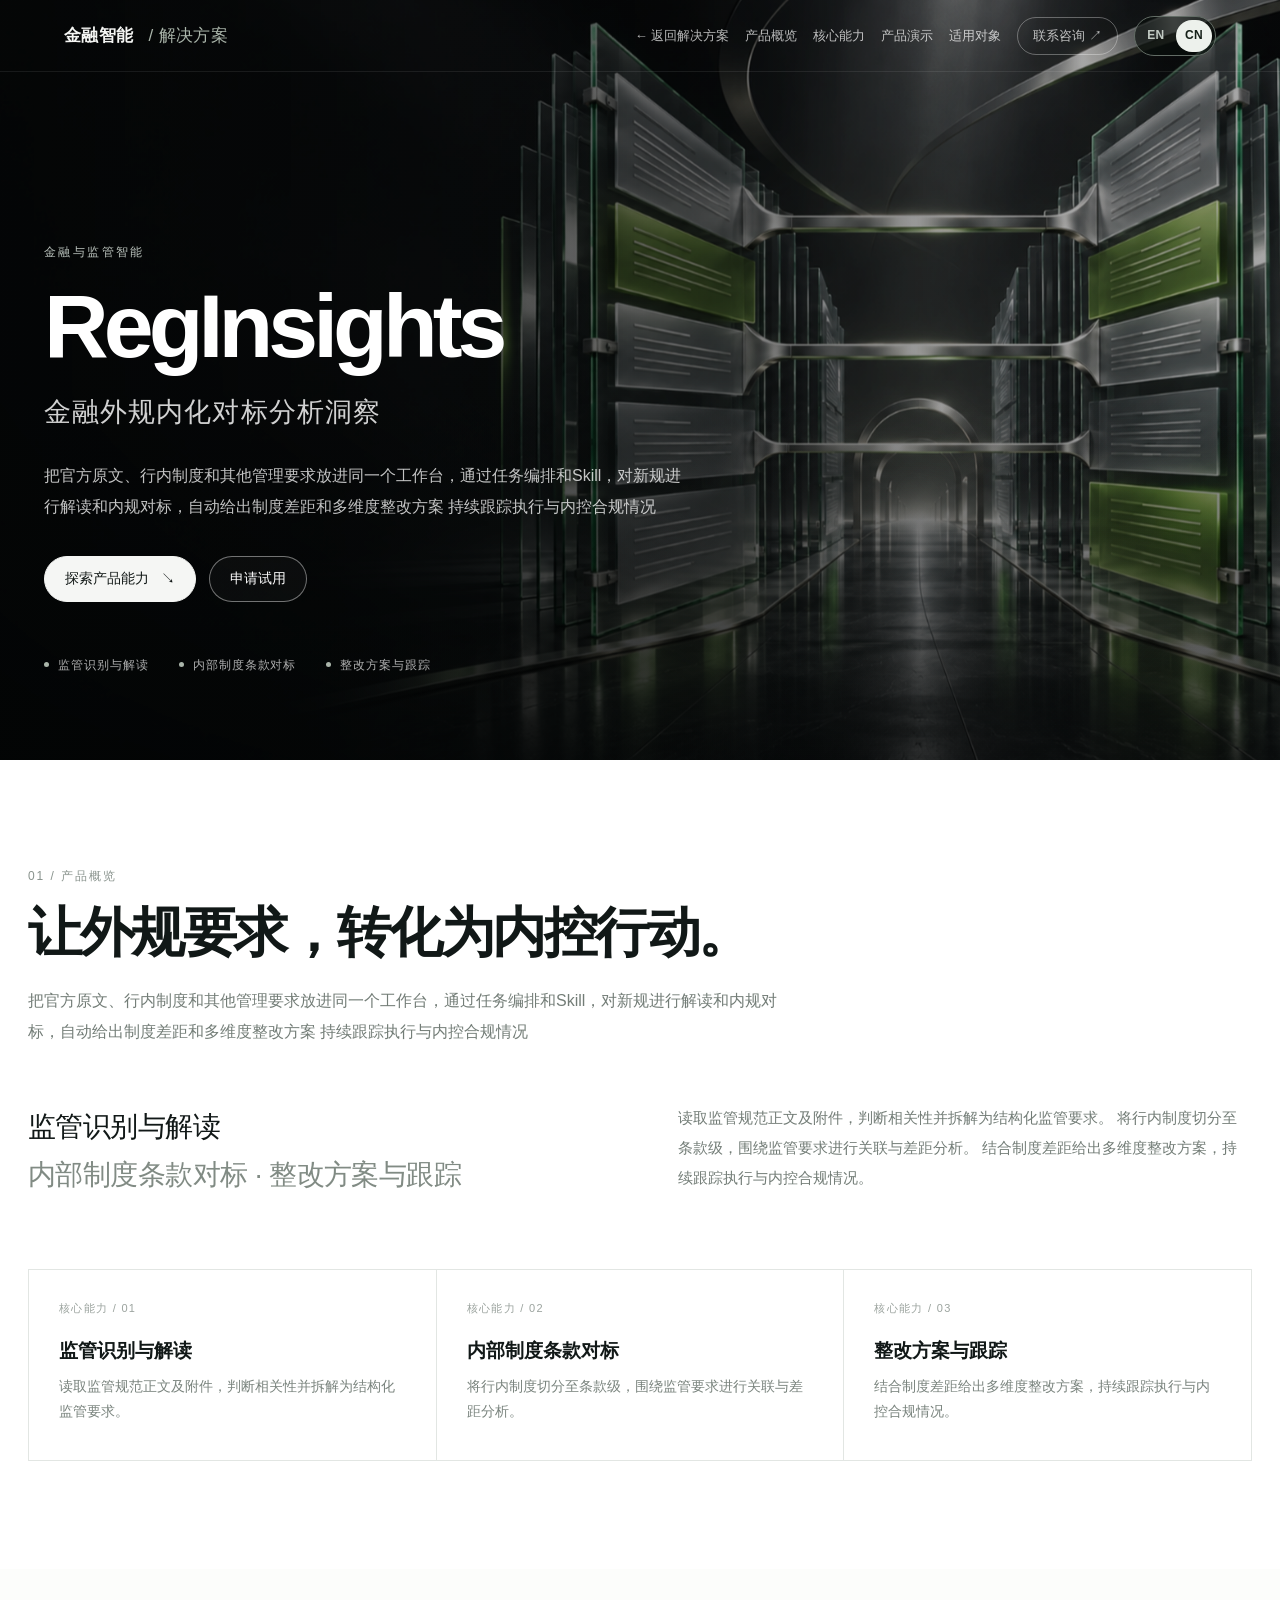
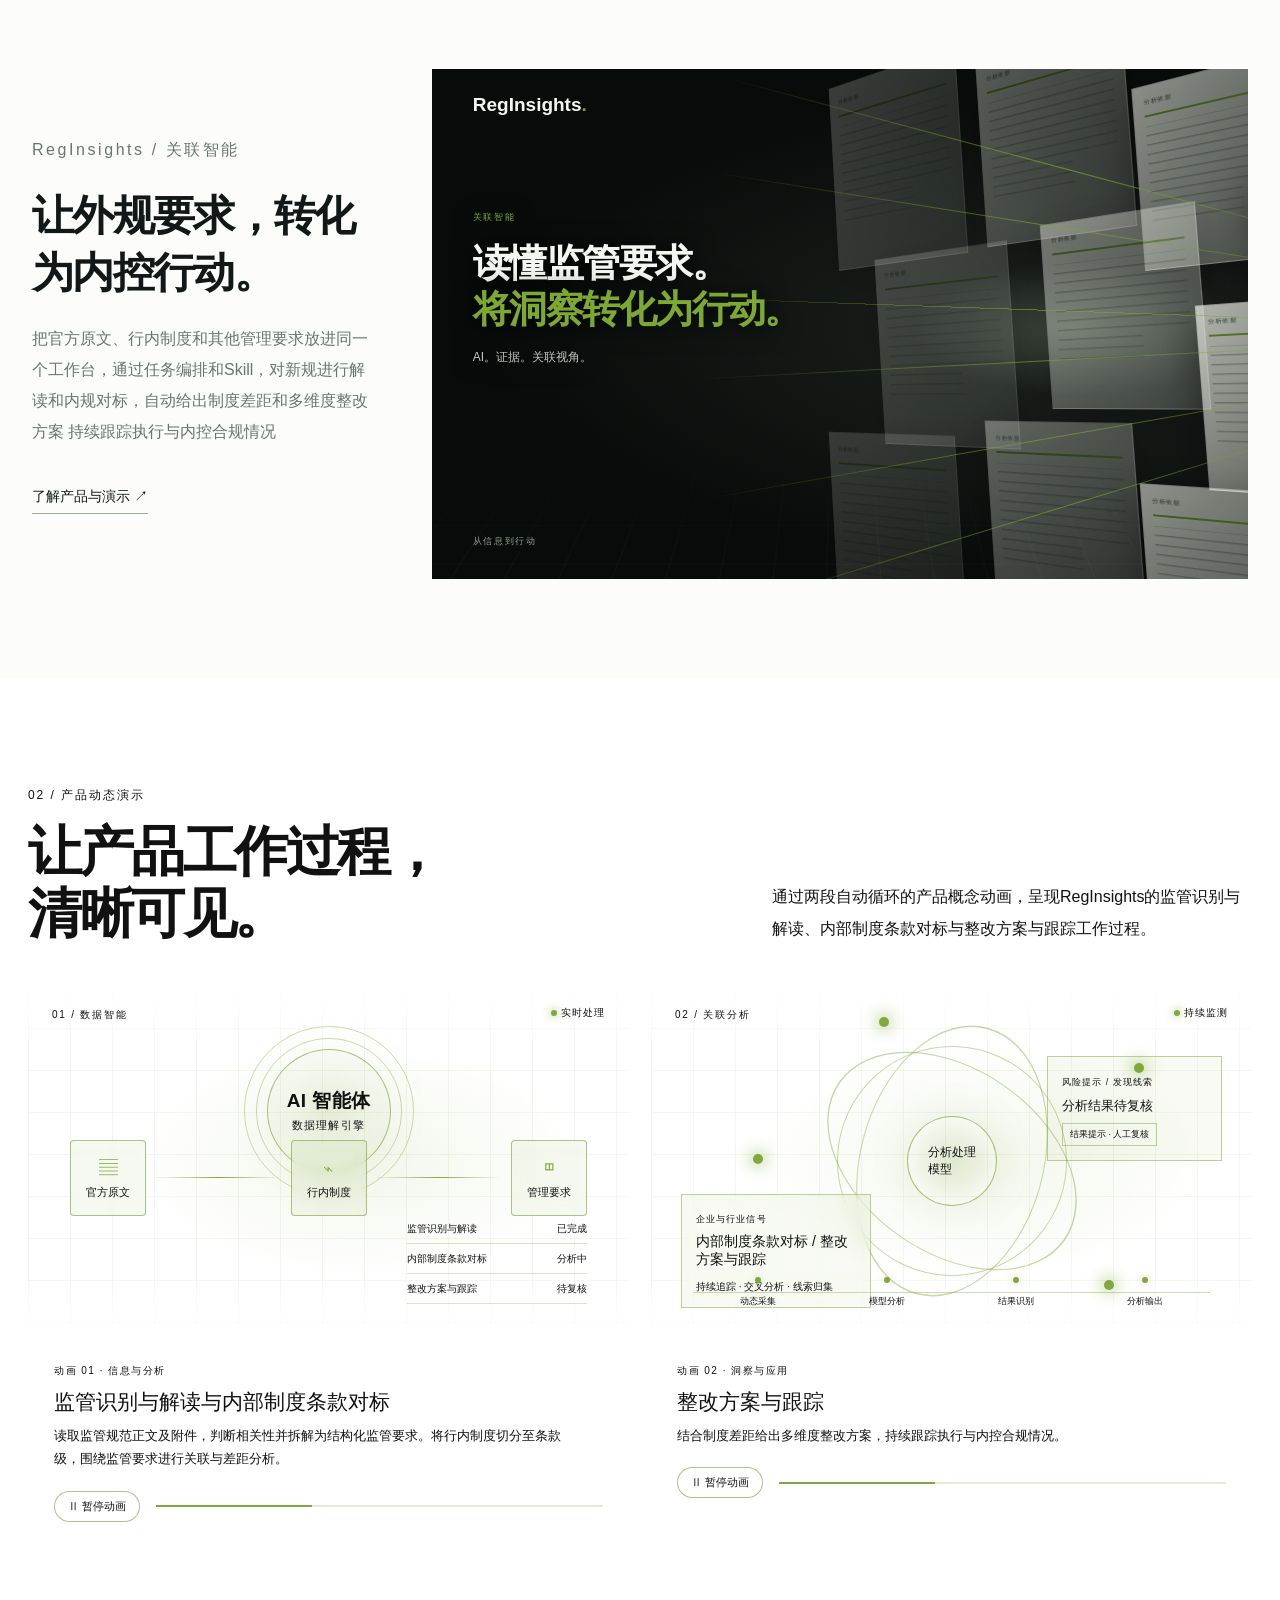
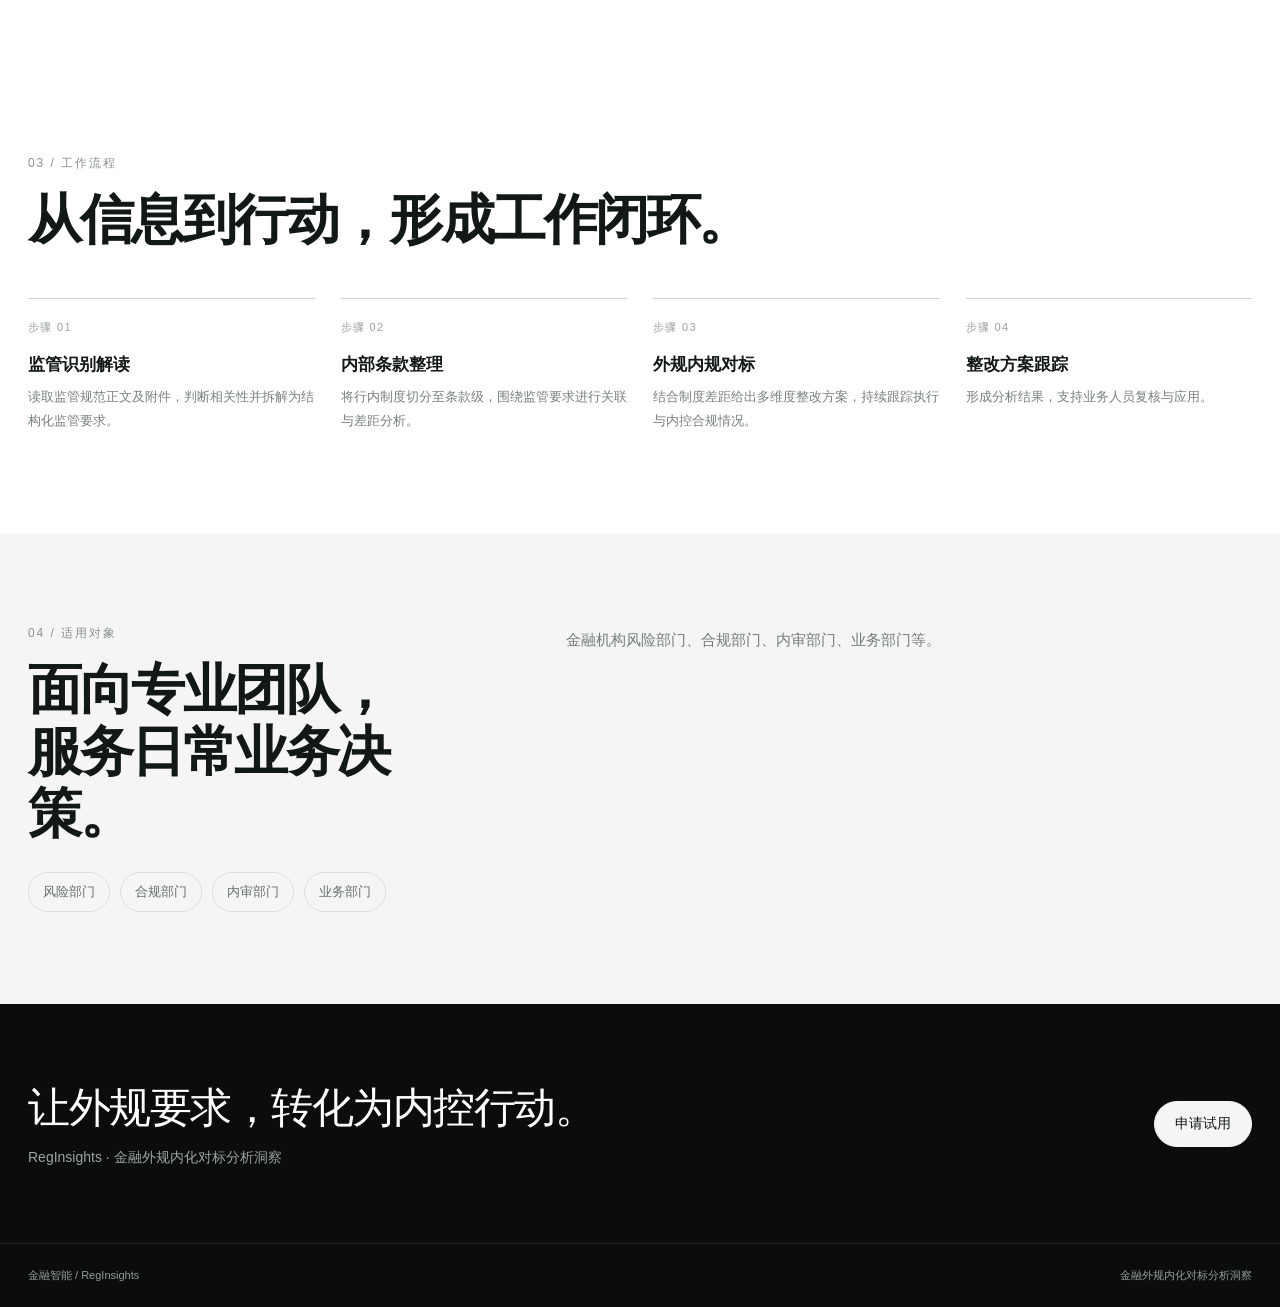
<file: RegInsights_product_detail.html>
<!doctype html>
<html lang="zh-CN">
<head>
<meta charset="utf-8">
<meta name="viewport" content="width=device-width, initial-scale=1">
<meta name="theme-color" content="#080a0a">
<meta name="description" content="把官方原文、行内制度和其他管理要求放进同一个工作台，通过任务编排和Skill，对新规进行解读和内规对标，自动给出制度差距和多维度整改方案 持续跟踪执行与内控合规情况">
<title>RegInsights｜金融外规内化对标分析洞察</title>
<style>
:root{
  --black:#080a0a;--ink:#111817;--muted:#707a75;--line:#dfe4e1;
  --sage:#aab5aa;--sage2:#c4cec4;--paper:#fff;--mist:#f5f6f4;
  --ease:cubic-bezier(.2,.72,.25,1);
}
*{box-sizing:border-box}
html{scroll-behavior:smooth}
body{margin:0;background:#fff;color:var(--ink);font-family:Inter,"PingFang SC","Microsoft YaHei","Noto Sans CJK SC",Arial,sans-serif;-webkit-font-smoothing:antialiased}
a{color:inherit}
button{font:inherit}
.topbar{
  height:72px;padding:0 clamp(22px,5vw,82px);display:flex;align-items:center;
  justify-content:space-between;border-bottom:1px solid rgba(255,255,255,.08);
  position:absolute;top:0;left:0;right:0;z-index:5;color:#f5f6f4
}
.brand{font-size:17px;font-weight:700;letter-spacing:.02em}
.brand span{font-weight:400;color:#aab5aa;margin-left:10px}
.topnav{display:flex;gap:28px;align-items:center;font-size:13px;color:rgba(255,255,255,.72)}
.topnav a{text-decoration:none;transition:color .25s}
.topnav a:hover{color:#fff}
.topnav .contact{padding:9px 15px;border:1px solid rgba(255,255,255,.32);border-radius:24px}
.hero{
  position:relative;min-height:680px;height:min(790px,88vh);overflow:hidden;
  background:#070909;color:#fff;isolation:isolate;display:flex;align-items:flex-end
}
.hero-bg{position:absolute;inset:0;z-index:-2;overflow:hidden}
.hero-bg img{
  width:100%;height:100%;object-fit:cover;object-position:center;
  filter:grayscale(.72) saturate(.28) brightness(.72);
  transform:scale(1.015);animation:slowZoom 34s ease-in-out infinite alternate
}
@keyframes slowZoom{from{transform:scale(1.015)}to{transform:scale(1.13)}}
.hero:after{
  content:"";position:absolute;inset:0;z-index:-1;
  background:linear-gradient(90deg,rgba(3,5,5,.82) 0%,rgba(3,5,5,.56) 39%,rgba(3,5,5,.08) 78%),
             linear-gradient(0deg,rgba(3,5,5,.68),transparent 48%)
}
.hero-content{width:min(1420px,100%);margin:0 auto;padding:130px 44px 86px}
.eyebrow{font-size:12px;letter-spacing:.2em;text-transform:uppercase;color:#bdc5bf;margin:0 0 20px}
.hero h1{font-size:clamp(48px,7vw,92px);line-height:1.02;letter-spacing:-.055em;margin:0;font-weight:650}
.hero h1 small{display:block;font-size:clamp(19px,2.1vw,28px);font-weight:400;letter-spacing:.04em;margin-top:20px;color:rgba(255,255,255,.82)}
.hero-lead{max-width:650px;margin:28px 0 0;color:rgba(255,255,255,.76);font-size:16px;line-height:1.95}
.hero-actions{display:flex;gap:13px;flex-wrap:wrap;margin-top:34px}
.btn{
  display:inline-flex;align-items:center;justify-content:center;gap:12px;
  padding:13px 20px;border-radius:30px;text-decoration:none;font-size:14px;
  transition:transform .25s,border-color .25s,background .25s
}
.btn-primary{background:#f5f6f4;color:#101715;border:1px solid #f5f6f4}
.btn-ghost{border:1px solid rgba(255,255,255,.42);color:#fff;background:rgba(255,255,255,.03)}
.btn:hover{transform:translateY(-2px)}
.btn-ghost:hover{background:rgba(255,255,255,.1);border-color:#fff}
.hero-meta{display:flex;gap:30px;flex-wrap:wrap;margin-top:55px;color:rgba(255,255,255,.68);font-size:12px;letter-spacing:.08em}
.hero-meta span:before{content:"";display:inline-block;width:5px;height:5px;border-radius:50%;background:#aab5aa;margin:0 9px 2px 0}
.wrap{width:min(1240px,calc(100% - 56px));margin:0 auto}
.section{padding:108px 0}
.section-kicker{font-size:12px;color:#89938d;letter-spacing:.16em;margin:0 0 16px}
.section-heading{font-size:clamp(32px,4.3vw,54px);line-height:1.15;letter-spacing:-.045em;font-weight:620;margin:0}
.section-intro{max-width:760px;color:#737d77;font-size:16px;line-height:1.95;margin:22px 0 0}
.overview-grid{display:grid;grid-template-columns:1fr 1fr;gap:76px;align-items:start;margin-top:56px}
.overview-statement{font-size:clamp(21px,2.2vw,28px);line-height:1.7;font-weight:450;letter-spacing:-.02em;margin:0}
.overview-statement em{font-style:normal;color:#818b84}
.overview-copy{color:#737d77;line-height:2;font-size:15px;margin:0}
.capability-strip{display:grid;grid-template-columns:repeat(3,1fr);gap:1px;background:#e2e6e3;border:1px solid #e2e6e3;margin-top:70px}
.capability{background:#fff;padding:28px 30px;min-height:190px}
.capability .num{font-size:11px;color:#9ba39e;letter-spacing:.12em}
.capability h3{font-size:19px;font-weight:620;margin:22px 0 10px}
.capability p{font-size:14px;line-height:1.8;color:#7a847e;margin:0}
.video-section{background:#f4f5f3;padding:108px 0}
.video-head{display:flex;justify-content:space-between;align-items:flex-end;gap:30px;margin-bottom:42px}
.video-head .section-intro{max-width:480px;margin:0}
.video-grid{display:grid;grid-template-columns:1fr 1fr;gap:22px}
.motion-card{background:#0a0c0c;color:#fff;overflow:hidden;border-radius:4px;min-width:0}
.motion-stage{height:350px;position:relative;overflow:hidden;background:
  radial-gradient(ellipse at 55% 50%,rgba(180,190,181,.10),transparent 48%),
  linear-gradient(135deg,#151918,#060808 70%)}
.stage-grid{position:absolute;inset:0;opacity:.18;background-image:linear-gradient(rgba(210,218,212,.18) 1px,transparent 1px),linear-gradient(90deg,rgba(210,218,212,.18) 1px,transparent 1px);background-size:42px 42px;mask-image:linear-gradient(transparent,black 18%,black 82%,transparent)}
.stage-label{position:absolute;top:22px;left:24px;color:#b9c2bb;font-size:10px;letter-spacing:.18em}
.stage-status{position:absolute;right:24px;top:20px;color:#929d95;font-size:10px;letter-spacing:.1em}
.source-row{position:absolute;left:7%;right:7%;top:44%;display:flex;justify-content:space-between;align-items:center;gap:10px}
.source-node{
  width:76px;height:76px;border:1px solid rgba(226,232,226,.4);border-radius:4px;
  display:grid;place-items:center;background:rgba(255,255,255,.045);backdrop-filter:blur(5px);
  color:#d5dbd6;font-size:11px;text-align:center;line-height:1.4;position:relative;z-index:2
}
.source-node b{display:block;font-size:19px;font-weight:400;margin-bottom:3px;color:#f0f2ef}
.flow-line{height:1px;flex:1;background:linear-gradient(90deg,transparent,#c3cec5,transparent);position:relative;overflow:hidden}
.flow-line:after{content:"";position:absolute;top:-2px;left:-15%;width:18px;height:5px;border-radius:50%;background:#e5ebe5;box-shadow:0 0 12px 3px rgba(220,230,220,.55);animation:flow 2.2s linear infinite}
@keyframes flow{to{left:110%}}
.agent-core{
  position:absolute;left:50%;top:18%;transform:translateX(-50%);width:124px;height:124px;
  border:1px solid rgba(225,232,225,.5);border-radius:50%;display:grid;place-items:center;
  background:radial-gradient(circle,rgba(210,220,211,.16),rgba(255,255,255,.02) 70%);
  box-shadow:0 0 45px rgba(215,225,216,.08),inset 0 0 30px rgba(215,225,216,.08);
  animation:corePulse 4s ease-in-out infinite
}
.agent-core:before,.agent-core:after{content:"";position:absolute;inset:-12px;border:1px solid rgba(218,226,219,.16);border-radius:50%;animation:ring 6s linear infinite}
.agent-core:after{inset:-24px;animation-direction:reverse;animation-duration:9s}
@keyframes corePulse{50%{box-shadow:0 0 55px rgba(215,225,216,.19),inset 0 0 38px rgba(215,225,216,.15)}}
@keyframes ring{to{transform:rotate(360deg)}}
.agent-core span{text-align:center;font-size:11px;letter-spacing:.12em;color:#f0f3ef}
.agent-core strong{display:block;font-size:19px;letter-spacing:.02em;margin-bottom:4px}
.validation-list{position:absolute;right:7%;bottom:9%;width:180px;display:grid;gap:8px}
.validation-item{font-size:10px;color:#b9c3bb;border-bottom:1px solid rgba(220,230,220,.16);padding:0 0 7px;display:flex;justify-content:space-between;gap:12px}
.validation-item i{font-style:normal;color:#e4e9e4}
.pulse-dot{width:6px;height:6px;background:#e2e8e2;border-radius:50%;display:inline-block;box-shadow:0 0 10px #e2e8e2;animation:blink 1.6s ease-in-out infinite}
@keyframes blink{50%{opacity:.25;transform:scale(.65)}}
.motion-stage.paused *{animation-play-state:paused!important}
.motion-caption{padding:24px 26px 25px}
.motion-caption .tag{font-size:10px;color:#9da79f;letter-spacing:.15em}
.motion-caption h3{font-size:21px;font-weight:560;margin:10px 0 8px}
.motion-caption p{font-size:13px;line-height:1.8;color:#a2aaa4;margin:0;max-width:520px}
.motion-controls{display:flex;align-items:center;justify-content:space-between;margin-top:20px}
.play-toggle{border:1px solid rgba(255,255,255,.28);background:transparent;color:#f2f4f1;border-radius:24px;padding:7px 13px;font-size:11px;cursor:pointer}
.play-toggle:hover{background:rgba(255,255,255,.1)}
.progress-track{height:2px;background:rgba(255,255,255,.16);flex:1;margin-left:16px;overflow:hidden}
.progress-track span{display:block;height:100%;width:35%;background:#c5cec6;animation:progress 8s linear infinite}
@keyframes progress{to{transform:translateX(190%)}}
.early-stage{position:absolute;inset:0}
.orbit{position:absolute;width:230px;height:230px;border:1px solid rgba(220,228,220,.28);border-radius:50%;left:50%;top:50%;transform:translate(-50%,-50%) rotate(-20deg)}
.orbit:before,.orbit:after{content:"";position:absolute;inset:22px;border:1px solid rgba(220,228,220,.15);border-radius:50%;transform:rotate(55deg) scaleX(1.5)}
.orbit:after{transform:rotate(-55deg) scaleX(1.5)}
.orbit-center{position:absolute;left:50%;top:50%;transform:translate(-50%,-50%);width:90px;height:90px;border-radius:50%;border:1px solid rgba(230,236,230,.5);display:grid;place-items:center;color:#f0f2ef;font-size:12px;background:radial-gradient(circle,rgba(225,232,225,.18),transparent 70%);box-shadow:0 0 40px rgba(225,232,225,.12)}
.orbit-node{position:absolute;width:10px;height:10px;border-radius:50%;background:#e1e7e1;box-shadow:0 0 16px 3px rgba(225,232,225,.55)}
.orbit-node.n1{left:17%;top:48%;animation:nodePulse 2s infinite}
.orbit-node.n2{right:18%;top:22%;animation:nodePulse 2.7s infinite .4s}
.orbit-node.n3{right:23%;bottom:13%;animation:nodePulse 2.4s infinite .8s}
.orbit-node.n4{left:38%;top:9%;animation:nodePulse 3s infinite .2s}
@keyframes nodePulse{50%{transform:scale(1.8);opacity:.5}}
.signal-card{position:absolute;left:5%;bottom:8%;width:190px;padding:13px 14px;border:1px solid rgba(225,232,225,.25);background:rgba(255,255,255,.045);backdrop-filter:blur(8px);animation:float 5s ease-in-out infinite}
.signal-card small{font-size:9px;color:#a7b0a8;letter-spacing:.12em}
.signal-card strong{display:block;font-size:14px;font-weight:500;margin:7px 0}
.signal-card span{font-size:10px;color:#c2cbc3}
@keyframes float{50%{transform:translateY(-9px)}}
.risk-alert{position:absolute;right:5%;top:20%;width:175px;padding:14px;border:1px solid rgba(235,238,235,.34);background:rgba(255,255,255,.055);animation:alertIn 5s ease-in-out infinite}
.risk-alert small{font-size:9px;color:#aab4ac;letter-spacing:.12em}
.risk-alert b{display:block;font-size:13px;font-weight:500;margin:8px 0;color:#f1f3f0}
.risk-alert .severity{display:inline-block;border:1px solid rgba(230,235,230,.35);padding:4px 7px;font-size:9px;color:#dce3dc}
.timeline{position:absolute;left:7%;right:7%;bottom:8%;display:flex;align-items:center;gap:0}
.timeline:before{content:"";position:absolute;left:0;right:0;height:1px;background:rgba(225,232,225,.24)}
.timeline-step{position:relative;flex:1;text-align:center;color:#aeb7af;font-size:9px;padding-top:18px}
.timeline-step:before{content:"";position:absolute;top:0;left:50%;width:6px;height:6px;border-radius:50%;background:#dce3dc;transform:translateX(-50%);box-shadow:0 0 10px rgba(225,232,225,.45)}
.timeline-step:last-child:before{animation:blink 1.5s infinite}
.alert-wave{position:absolute;left:0;right:0;top:0;height:100%;opacity:.15;background:linear-gradient(110deg,transparent 35%,rgba(255,255,255,.16) 50%,transparent 65%);transform:translateX(-100%);animation:scan 5s linear infinite}
@keyframes scan{to{transform:translateX(100%)}}
.workflow{padding:100px 0}
.workflow-grid{display:grid;grid-template-columns:repeat(4,1fr);gap:26px;margin-top:48px}
.workflow-step{border-top:1px solid #cfd6d0;padding-top:18px}
.workflow-step .step-no{font-size:11px;color:#9aa39c;letter-spacing:.12em}
.workflow-step h3{font-size:17px;font-weight:600;margin:18px 0 9px}
.workflow-step p{font-size:13px;line-height:1.85;color:#78827c;margin:0}
.audience{background:#f5f6f4;padding:92px 0}
.audience-row{display:grid;grid-template-columns:.8fr 1.2fr;gap:80px;align-items:start}
.audience-tags{display:flex;gap:10px;flex-wrap:wrap;margin-top:28px}
.audience-tags span{border:1px solid #d9dfda;padding:10px 14px;border-radius:24px;color:#66716a;font-size:13px}
.audience-note{font-size:15px;line-height:2;color:#747e78;margin:0}
.cta{padding:76px 0;background:#0a0d0c;color:#fff}
.cta-inner{display:flex;justify-content:space-between;align-items:center;gap:35px}
.cta h2{font-size:clamp(27px,3.3vw,42px);font-weight:550;letter-spacing:-.035em;margin:0}
.cta p{color:#9ba49d;font-size:14px;margin:13px 0 0}
.footer{padding:24px 0;color:#939d96;font-size:11px;border-top:1px solid rgba(255,255,255,.1);background:#0a0d0c}
.footer .wrap{display:flex;justify-content:space-between;gap:18px;flex-wrap:wrap}
@media(max-width:900px){
 .hero{min-height:640px;height:82vh}.overview-grid,.audience-row{grid-template-columns:1fr;gap:28px}
 .video-grid{grid-template-columns:1fr}.workflow-grid{grid-template-columns:repeat(2,1fr)}
 .video-head{display:block}.video-head .section-intro{margin-top:20px}
}
@media(max-width:600px){
 .topbar{height:60px;padding:0 20px}.topnav{gap:12px}.topnav a:not(.contact){display:none}
 .hero{min-height:690px;height:90vh}.hero-content{padding:110px 24px 58px}.hero-lead{font-size:14px}
 .hero-meta{gap:12px;margin-top:35px}.wrap{width:calc(100% - 40px)}
 .section,.video-section,.workflow,.audience{padding:72px 0}
 .capability-strip{grid-template-columns:1fr;margin-top:42px}.capability{min-height:0;padding:22px}
 .motion-stage{height:300px}.source-node{width:58px;height:64px;font-size:9px}.source-node b{font-size:15px}
 .agent-core{width:100px;height:100px;top:15%}.validation-list{width:130px;right:4%;bottom:7%}
 .signal-card{width:150px;left:4%;bottom:8%}.risk-alert{width:145px;right:4%;top:16%}
 .orbit{width:190px;height:190px}.timeline{left:4%;right:4%}
 .workflow-grid{grid-template-columns:1fr 1fr;gap:25px 18px}
 .cta-inner{display:block}.cta .btn{margin-top:25px}
}
@media(prefers-reduced-motion:reduce){
 *,*:before,*:after{animation-duration:.01ms!important;animation-iteration-count:1!important;scroll-behavior:auto!important;transition-duration:.01ms!important}
}

/* Cinematic evidence presentation */
.hero-bg img{filter:grayscale(1) brightness(.72);animation:dfHeroZoom 48s linear infinite;will-change:transform}
@keyframes dfHeroZoom{0%{transform:scale(1.02)}92%{transform:scale(1.32)}100%{transform:scale(1.02)}}
.df-showcase{padding:100px 0;background:#fcfdfb}
.df-split{width:min(1440px,calc(100% - 64px));margin:auto;display:grid;grid-template-columns:.7fr 1.7fr;gap:64px;align-items:center}
.df-copy h2{font-size:clamp(32px,3.3vw,52px);line-height:1.35;letter-spacing:-.04em;margin:22px 0}
.df-copy p{font-size:16px;line-height:1.95;color:#69756e}.df-copy a{display:inline-block;margin-top:24px;text-decoration:none;border-bottom:1px solid #9baa91;padding-bottom:7px;font-size:14px}
.df-cinema{position:relative;aspect-ratio:16/10;overflow:hidden;background:radial-gradient(ellipse at 79% 51%,#424c40 0%,#171c19 18%,#070b09 64%);color:#f4f6f2;isolation:isolate}
.df-brand{position:absolute;left:5%;top:5%;font-weight:700;font-size:19px;z-index:3}.df-brand b{color:#78a52a}
.df-caption{position:absolute;left:5%;top:27%;z-index:3;width:65%;text-shadow:0 2px 24px #000}.df-caption small{font-size:9px;letter-spacing:.18em;color:#80a83c}.df-caption h3{font-size:clamp(24px,3vw,45px);line-height:1.2;letter-spacing:-.04em;margin:16px 0}.df-caption h3 span{color:#7da832}.df-caption p{font-size:12px;color:#c2c8c2}
.df-space{position:absolute;inset:-10%;perspective:650px;animation:dfDrift 20s ease-in-out infinite alternate}
.df-floor{position:absolute;inset:55% -20% -55%;background:repeating-linear-gradient(90deg,transparent 0 59px,#b9c4b51c 60px 61px),repeating-linear-gradient(0deg,transparent 0 59px,#b9c4b51c 60px 61px);transform:rotateX(62deg);mask-image:linear-gradient(transparent,#000)}
.df-sheet{position:absolute;width:15%;height:32%;left:var(--x);top:var(--y);padding:13px 10px;background:linear-gradient(135deg,#eef1e7df,#b6bfb477);border:1px solid #ffffff42;box-shadow:0 15px 40px #0008;transform:rotateY(-35deg) rotateZ(-4deg);animation:dfFloat var(--t) ease-in-out infinite alternate;animation-delay:var(--d);opacity:var(--o)}
.df-sheet:before{content:'EVIDENCE / RegInsights';display:block;font-size:6px;letter-spacing:.1em;color:#29372b;border-bottom:2px solid #5d8525;padding-bottom:9px;margin-bottom:10px}.df-sheet:after{content:'';display:block;height:65%;background:repeating-linear-gradient(0deg,transparent 0 8px,#39463b66 9px 10px);clip-path:polygon(0 0,100% 0,100% 65%,66% 65%,66% 100%,0 100%)}
.df-ray{position:absolute;left:35%;top:var(--y);width:75%;height:1px;background:linear-gradient(90deg,transparent,#79a62ab3,transparent);transform:rotate(var(--r));transform-origin:80% center;animation:dfRay 7s ease-in-out infinite alternate}
.df-foot{position:absolute;bottom:6%;left:5%;font-size:9px;letter-spacing:.18em;color:#98a196}
@keyframes dfFloat{to{translate:20px -16px;transform:rotateY(-22deg) rotateZ(2deg)}}
@keyframes dfDrift{to{transform:scale(1.08) translate(-1%,1%)}}
@keyframes dfRay{to{opacity:.25;translate:0 8px}}
@media(max-width:900px){.df-split{grid-template-columns:1fr;gap:30px;width:calc(100% - 40px)}.df-showcase{padding:64px 0}.df-copy{max-width:600px}.df-copy h2 br{display:none}.df-cinema{aspect-ratio:16/10}.df-caption h3{font-size:clamp(24px,5vw,42px)}}
@media(prefers-reduced-motion:reduce){.hero-bg img,.df-space,.df-sheet,.df-ray{animation:none!important}}

.topnav{flex-wrap:wrap;gap:18px}@media(max-width:600px){.topbar{height:auto;min-height:80px;padding:16px 20px;gap:12px;flex-wrap:wrap}.topnav{gap:12px;font-size:11px}}
@media(max-width:700px){.topnav .back-home{display:inline!important}.topbar{height:auto;min-height:80px;flex-wrap:wrap;padding:14px 20px;gap:10px}.topnav{flex-wrap:wrap}}

/* Wide native artwork: limit crop amplification to retain fine detail. */
.hero-bg img{object-position:70% center;transform-origin:68% 48%;animation:dfHeroZoomHD 48s linear infinite}
@keyframes dfHeroZoomHD{0%{transform:scale(1.01)}92%{transform:scale(1.20)}100%{transform:scale(1.01)}}
@media(max-width:700px){.hero-bg img{object-position:72% center}}
@media(prefers-reduced-motion:reduce){.hero-bg img{animation:none!important;transform:scale(1.01)}}
</style>
<link rel="stylesheet" href="assets/i18n.css">
<script src="assets/locales.js" defer></script>
<script src="assets/i18n.js" defer></script>
<link rel="stylesheet" href="assets/trial-dialog.css">
<script src="assets/trial-dialog.js" defer></script>
</head>
<body>
<header class="topbar">
  <div class="brand">FINANCIAL INTELLIGENCE <span>/ SOLUTIONS</span></div>
  <nav class="topnav" aria-label="页面导航"><a class="back-home" href="financial_solutions_first_concept.html">← 返回解决方案</a>
    <a href="#overview">产品概览</a><a href="#capabilities">核心能力</a><a href="#animations">产品演示</a><a href="#audience">适用对象</a>
    <a class="contact" href="#contact">联系咨询 ↗</a>
  <div class="language-switch" role="group" aria-label="网站语言"><button type="button" data-language="en" lang="en" aria-label="Switch to English" aria-pressed="false">EN</button><button type="button" data-language="cn" lang="zh-CN" aria-label="切换到中文" aria-pressed="true">CN</button></div></nav>
</header>

<section class="hero" aria-label="RegInsights 产品主视觉">
  <div class="hero-bg"><img src="assets/images/green/290777255b7c.png" alt="金融外规内化对标分析洞察主视觉"></div>
  <div class="hero-content">
    <p class="eyebrow">FINANCIAL & REGULATORY INTELLIGENCE</p>
    <h1>RegInsights<small>金融外规内化对标分析洞察</small></h1>
    <p class="hero-lead">把官方原文、行内制度和其他管理要求放进同一个工作台，通过任务编排和Skill，对新规进行解读和内规对标，自动给出制度差距和多维度整改方案 持续跟踪执行与内控合规情况</p>
    <div class="hero-actions">
      <a class="btn btn-primary" href="#overview">探索产品能力 <span>↘</span></a>
      <button class="btn btn-ghost" type="button" data-trial aria-haspopup="dialog" aria-controls="trial-dialog">申请试用</button>
    </div>
    <div class="hero-meta"><span>监管识别与解读</span><span>内部制度条款对标</span><span>整改方案与跟踪</span></div>
  </div>
</section>

<section class="section" id="overview"><div class="wrap"><p class="section-kicker">01 / PRODUCT OVERVIEW</p><h2 class="section-heading">让外规要求，转化为内控行动。</h2><p class="section-intro">把官方原文、行内制度和其他管理要求放进同一个工作台，通过任务编排和Skill，对新规进行解读和内规对标，自动给出制度差距和多维度整改方案 持续跟踪执行与内控合规情况</p><div class="overview-grid"><p class="overview-statement">监管识别与解读<br><em>内部制度条款对标 · 整改方案与跟踪</em></p><p class="overview-copy">读取监管规范正文及附件，判断相关性并拆解为结构化监管要求。 将行内制度切分至条款级，围绕监管要求进行关联与差距分析。 结合制度差距给出多维度整改方案，持续跟踪执行与内控合规情况。</p></div><div class="capability-strip" id="capabilities"><article class="capability"><span class="num">CAPABILITY / 01</span><h3>监管识别与解读</h3><p>读取监管规范正文及附件，判断相关性并拆解为结构化监管要求。</p></article><article class="capability"><span class="num">CAPABILITY / 02</span><h3>内部制度条款对标</h3><p>将行内制度切分至条款级，围绕监管要求进行关联与差距分析。</p></article><article class="capability"><span class="num">CAPABILITY / 03</span><h3>整改方案与跟踪</h3><p>结合制度差距给出多维度整改方案，持续跟踪执行与内控合规情况。</p></article></div></div></section>
<section class="df-showcase" aria-label="产品能力动态展示"><div class="df-split"><div class="df-copy"><p class="section-kicker">RegInsights / CONNECTED INTELLIGENCE</p><h2>让外规要求，转化为内控行动。</h2><p>把官方原文、行内制度和其他管理要求放进同一个工作台，通过任务编排和Skill，对新规进行解读和内规对标，自动给出制度差距和多维度整改方案 持续跟踪执行与内控合规情况</p><a href="#contact">了解产品与演示 ↗</a></div><div class="df-cinema" role="img" aria-label="多层信息文件在数据空间中缓慢漂浮，汇聚为分析洞察"><div class="df-brand">RegInsights<b>.</b></div><div class="df-space"><div class="df-floor"></div><div class="df-sheet" style="--x:48%;--y:8%;--t:12s;--d:-0s;--o:0.25"></div><div class="df-sheet" style="--x:64%;--y:4%;--t:15s;--d:-2s;--o:0.4"></div><div class="df-sheet" style="--x:81%;--y:8%;--t:18s;--d:-4s;--o:0.65"></div><div class="df-sheet" style="--x:94%;--y:22%;--t:21s;--d:-6s;--o:0.8"></div><div class="df-sheet" style="--x:53%;--y:38%;--t:12s;--d:-8s;--o:0.25"></div><div class="df-sheet" style="--x:71%;--y:32%;--t:15s;--d:-10s;--o:0.5"></div><div class="df-sheet" style="--x:88%;--y:46%;--t:18s;--d:-12s;--o:0.8"></div><div class="df-sheet" style="--x:48%;--y:68%;--t:21s;--d:-14s;--o:0.2"></div><div class="df-sheet" style="--x:65%;--y:66%;--t:12s;--d:-16s;--o:0.4"></div><div class="df-sheet" style="--x:82%;--y:77%;--t:15s;--d:-18s;--o:0.65"></div><i class="df-ray" style="--y:34%;--r:15deg"></i><i class="df-ray" style="--y:40%;--r:9deg"></i><i class="df-ray" style="--y:49%;--r:2deg"></i><i class="df-ray" style="--y:54%;--r:-3deg"></i><i class="df-ray" style="--y:62%;--r:-10deg"></i><i class="df-ray" style="--y:69%;--r:-17deg"></i></div><div class="df-caption"><small>CONNECTED INTELLIGENCE</small><h3>Understand regulation.<br><span>Turn insight into action.</span></h3><p>AI. Evidence. One connected perspective.</p></div><div class="df-foot">FROM INFORMATION TO ACTION</div></div></div></section>

<section class="video-section" id="animations">
 <div class="wrap">
  <div class="video-head">
   <div><p class="section-kicker">02 / PRODUCT IN MOTION</p><h2 class="section-heading">让产品工作过程，<br>清晰可见。</h2></div>
   <p class="section-intro">通过两段自动循环的产品概念动画，呈现RegInsights的监管识别与解读、内部制度条款对标与整改方案与跟踪工作过程。</p>
  </div>
  <div class="video-grid">
   <article class="motion-card">
    <div class="motion-stage" id="motion-one">
     <div class="stage-grid"></div><span class="stage-label">01 / DATA INTELLIGENCE</span><span class="stage-status"><i class="pulse-dot"></i> LIVE PROCESS</span>
     <div class="agent-core"><span><strong>AI AGENT</strong>数据理解引擎</span></div>
     <div class="source-row">
      <div class="source-node"><span><b>▤</b>官方原文</span></div><div class="flow-line"></div>
      <div class="source-node"><span><b>⌁</b>行内制度</span></div><div class="flow-line"></div>
      <div class="source-node"><span><b>◫</b>管理要求</span></div>
     </div>
     <div class="validation-list">
      <div class="validation-item"><span>监管识别与解读</span><i>已完成</i></div>
      <div class="validation-item"><span>内部制度条款对标</span><i>分析中</i></div>
      <div class="validation-item"><span>整改方案与跟踪</span><i>待复核</i></div>
     </div>
     <div class="alert-wave"></div>
    </div>
    <div class="motion-caption">
     <span class="tag">ANIMATION 01 · INFORMATION & ANALYSIS</span>
     <h3>监管识别与解读与内部制度条款对标</h3>
     <p>读取监管规范正文及附件，判断相关性并拆解为结构化监管要求。将行内制度切分至条款级，围绕监管要求进行关联与差距分析。</p>
     <div class="motion-controls"><button class="play-toggle" type="button" data-target="motion-one">Ⅱ 暂停动画</button><div class="progress-track"><span></span></div></div>
    </div>
   </article>

   <article class="motion-card">
    <div class="motion-stage" id="motion-two">
     <div class="stage-grid"></div><span class="stage-label">02 / CONNECTED ANALYSIS</span><span class="stage-status"><i class="pulse-dot"></i> CONTINUOUS MONITORING</span>
     <div class="early-stage">
      <div class="orbit"></div><div class="orbit-center">分析处理<br>模型</div>
      <i class="orbit-node n1"></i><i class="orbit-node n2"></i><i class="orbit-node n3"></i><i class="orbit-node n4"></i>
      <div class="signal-card"><small>ENTITY & INDUSTRY SIGNAL</small><strong>内部制度条款对标 / 整改方案与跟踪</strong><span>持续追踪 · 交叉分析 · 线索归集</span></div>
      <div class="risk-alert"><small>RISK ALERT / SIGNAL FOUND</small><b>分析结果待复核</b><span class="severity">结果提示 · 人工复核</span></div>
      <div class="timeline"><div class="timeline-step">动态采集</div><div class="timeline-step">模型分析</div><div class="timeline-step">结果识别</div><div class="timeline-step">分析输出</div></div>
     </div>
     <div class="alert-wave"></div>
    </div>
    <div class="motion-caption">
     <span class="tag">ANIMATION 02 · INSIGHTS & APPLICATION</span>
     <h3>整改方案与跟踪</h3>
     <p>结合制度差距给出多维度整改方案，持续跟踪执行与内控合规情况。</p>
     <div class="motion-controls"><button class="play-toggle" type="button" data-target="motion-two">Ⅱ 暂停动画</button><div class="progress-track"><span></span></div></div>
    </div>
   </article>
  </div>
 </div>
</section>

<section class="workflow"><div class="wrap"><p class="section-kicker">03 / WORKFLOW</p><h2 class="section-heading">从信息到行动，形成工作闭环。</h2><div class="workflow-grid"><article class="workflow-step"><span class="step-no">STEP 01</span><h3>监管识别解读</h3><p>读取监管规范正文及附件，判断相关性并拆解为结构化监管要求。</p></article><article class="workflow-step"><span class="step-no">STEP 02</span><h3>内部条款整理</h3><p>将行内制度切分至条款级，围绕监管要求进行关联与差距分析。</p></article><article class="workflow-step"><span class="step-no">STEP 03</span><h3>外规内规对标</h3><p>结合制度差距给出多维度整改方案，持续跟踪执行与内控合规情况。</p></article><article class="workflow-step"><span class="step-no">STEP 04</span><h3>整改方案跟踪</h3><p>形成分析结果，支持业务人员复核与应用。</p></article></div></div></section><section class="audience" id="audience"><div class="wrap audience-row"><div><p class="section-kicker">04 / WHO IT SERVES</p><h2 class="section-heading">面向专业团队，<br>服务日常业务决策。</h2><div class="audience-tags"><span>风险部门</span><span>合规部门</span><span>内审部门</span><span>业务部门</span></div></div><p class="audience-note">金融机构风险部门、合规部门、内审部门、业务部门等。</p></div></section><section class="cta" id="contact">
 <div class="wrap cta-inner">
  <div><h2>让外规要求，转化为内控行动。</h2><p>RegInsights · 金融外规内化对标分析洞察</p></div>
  <button class="btn btn-primary" type="button" data-trial aria-haspopup="dialog" aria-controls="trial-dialog">申请试用</button>
 </div>
</section>
<footer class="footer"><div class="wrap"><span>FINANCIAL INTELLIGENCE / RegInsights</span><span>金融外规内化对标分析洞察</span></div></footer>

<script>
document.querySelectorAll('.play-toggle').forEach(button=>{
  button.addEventListener('click',()=>{
    const stage=document.getElementById(button.dataset.target);
    const paused=stage.classList.toggle('paused');
    button.textContent=paused?'▶ 播放动画':'Ⅱ 暂停动画';
  });
});
const anchors=document.querySelectorAll('a[href^="#"]');
anchors.forEach(a=>a.addEventListener('click',e=>{
 const target=document.querySelector(a.getAttribute('href'));
 if(target){e.preventDefault();target.scrollIntoView({behavior:'smooth',block:'start'});}
}));
</script>
<dialog class="trial-dialog" id="trial-dialog" data-trial-dialog aria-labelledby="trial-title" aria-describedby="trial-intro trial-note">
  <button class="trial-close" type="button" data-trial-close aria-label="关闭试用弹窗" autofocus></button>
  <p class="trial-kicker">与我们联系</p>
  <h2 class="trial-title" id="trial-title">申请试用</h2>
  <p class="trial-intro" id="trial-intro">扫码了解产品，沟通您的试用需求。</p>
  <div class="trial-qr"><img src="assets/trial-qr-reference.png" alt="扫码申请产品试用" width="530" height="573" draggable="false"></div>
  <p class="trial-note" id="trial-note">感谢您申请试用，提交申请后，我们将依内部合规流程完成独立性冲突检查等必要审核，审核通过后尽快为您开通试用权限。</p>
</dialog>
</body>
</html>
</file>
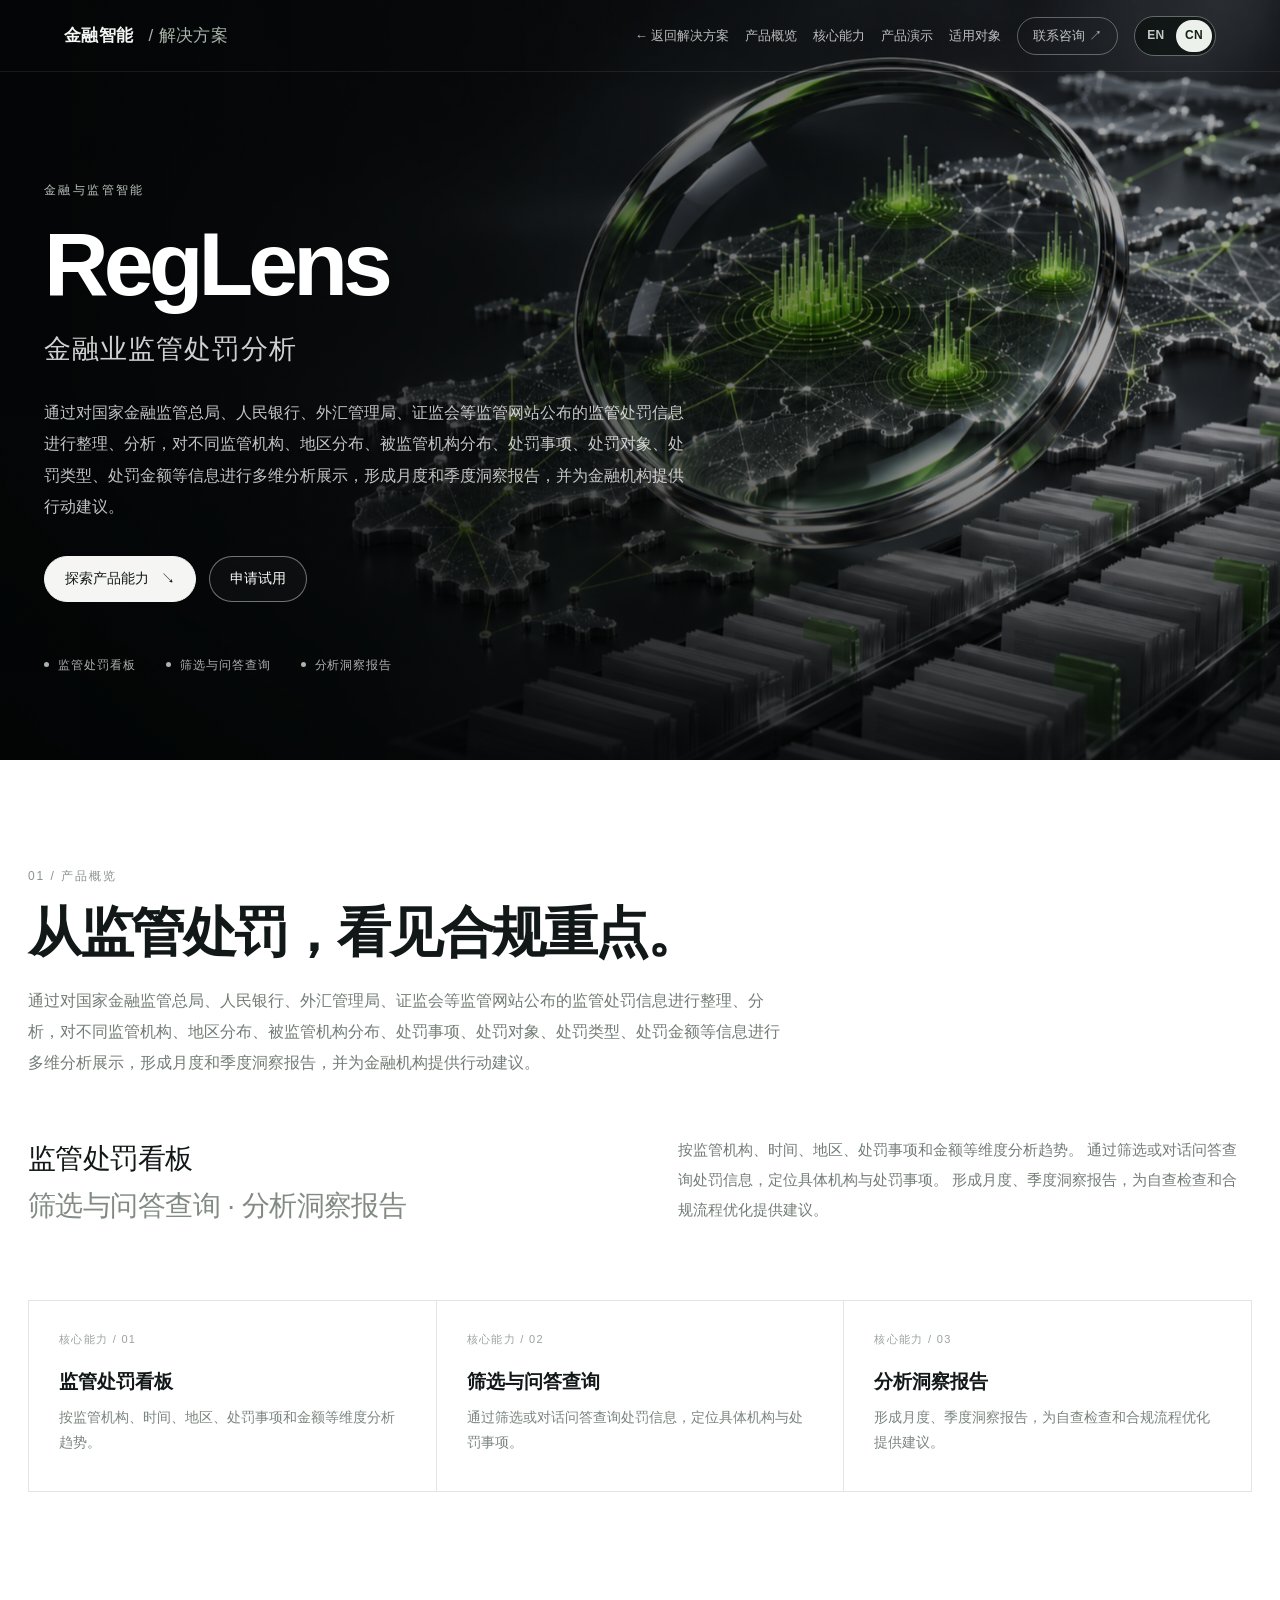
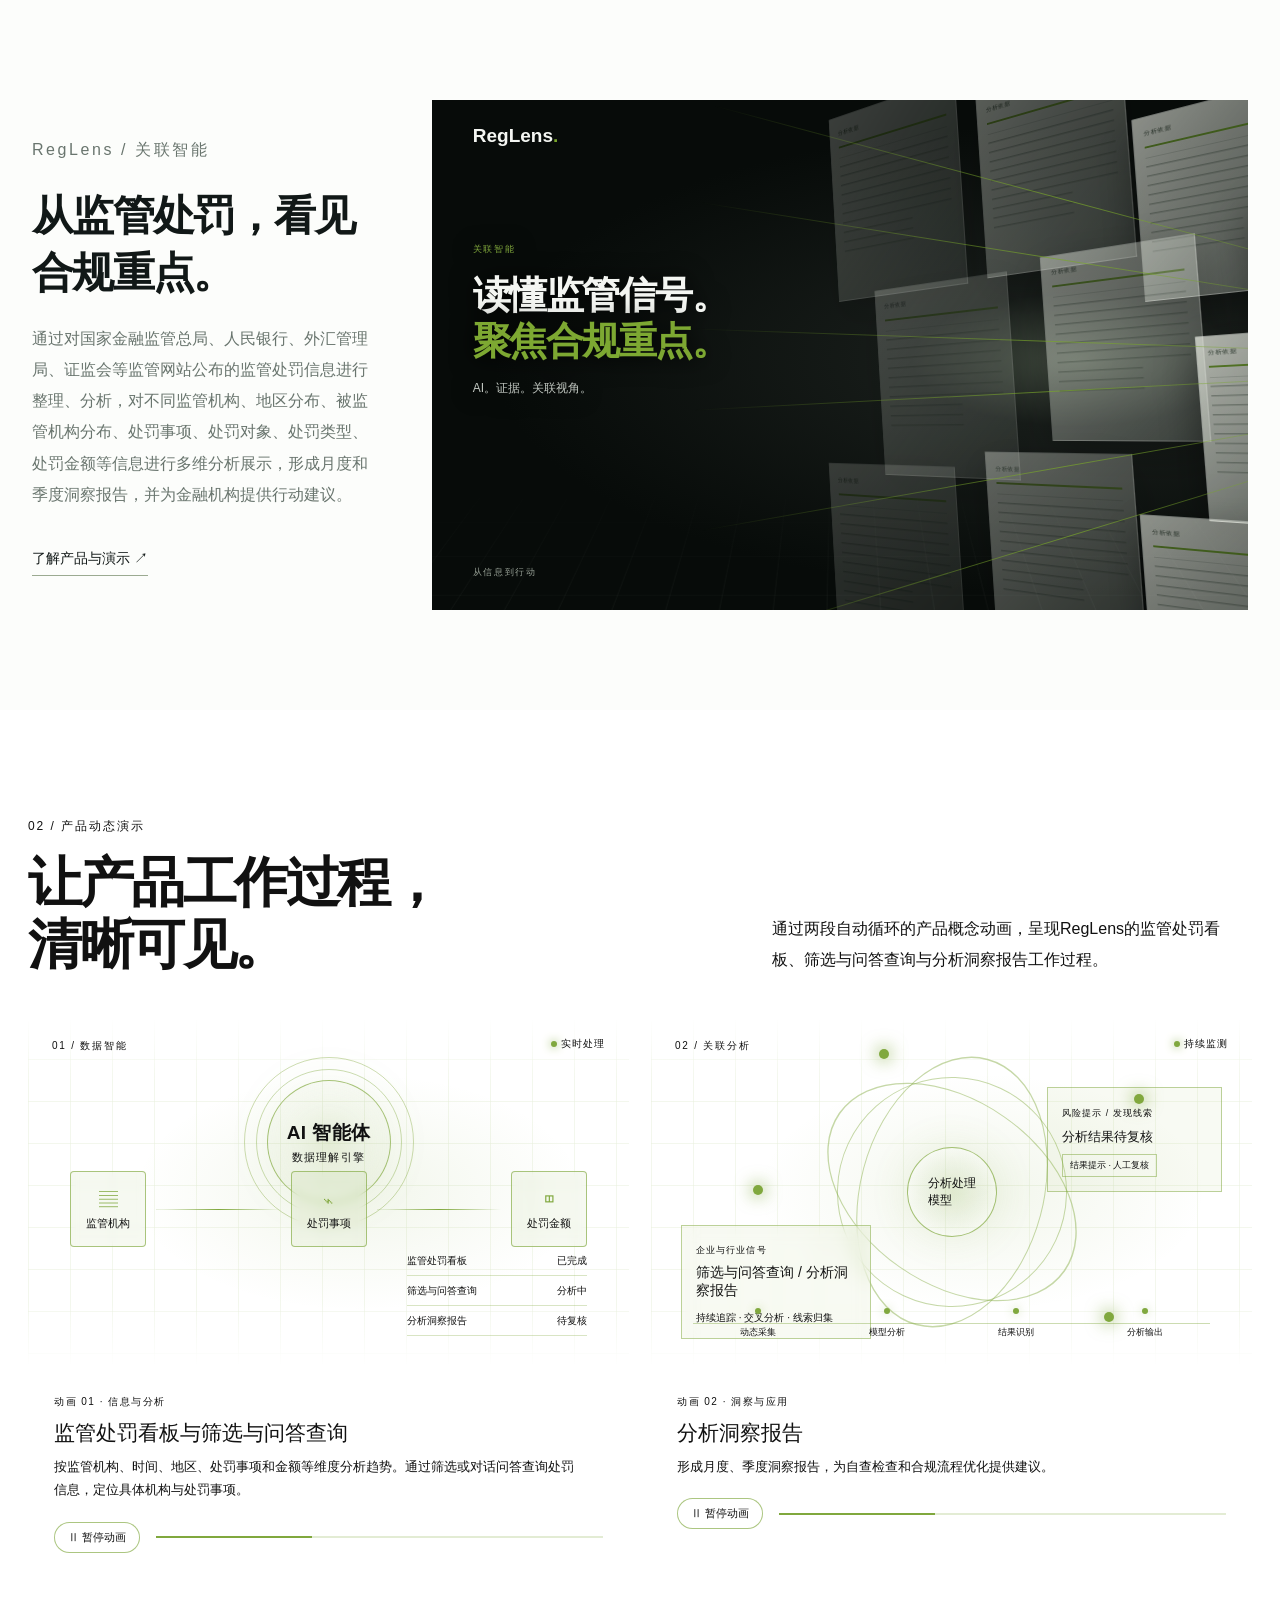
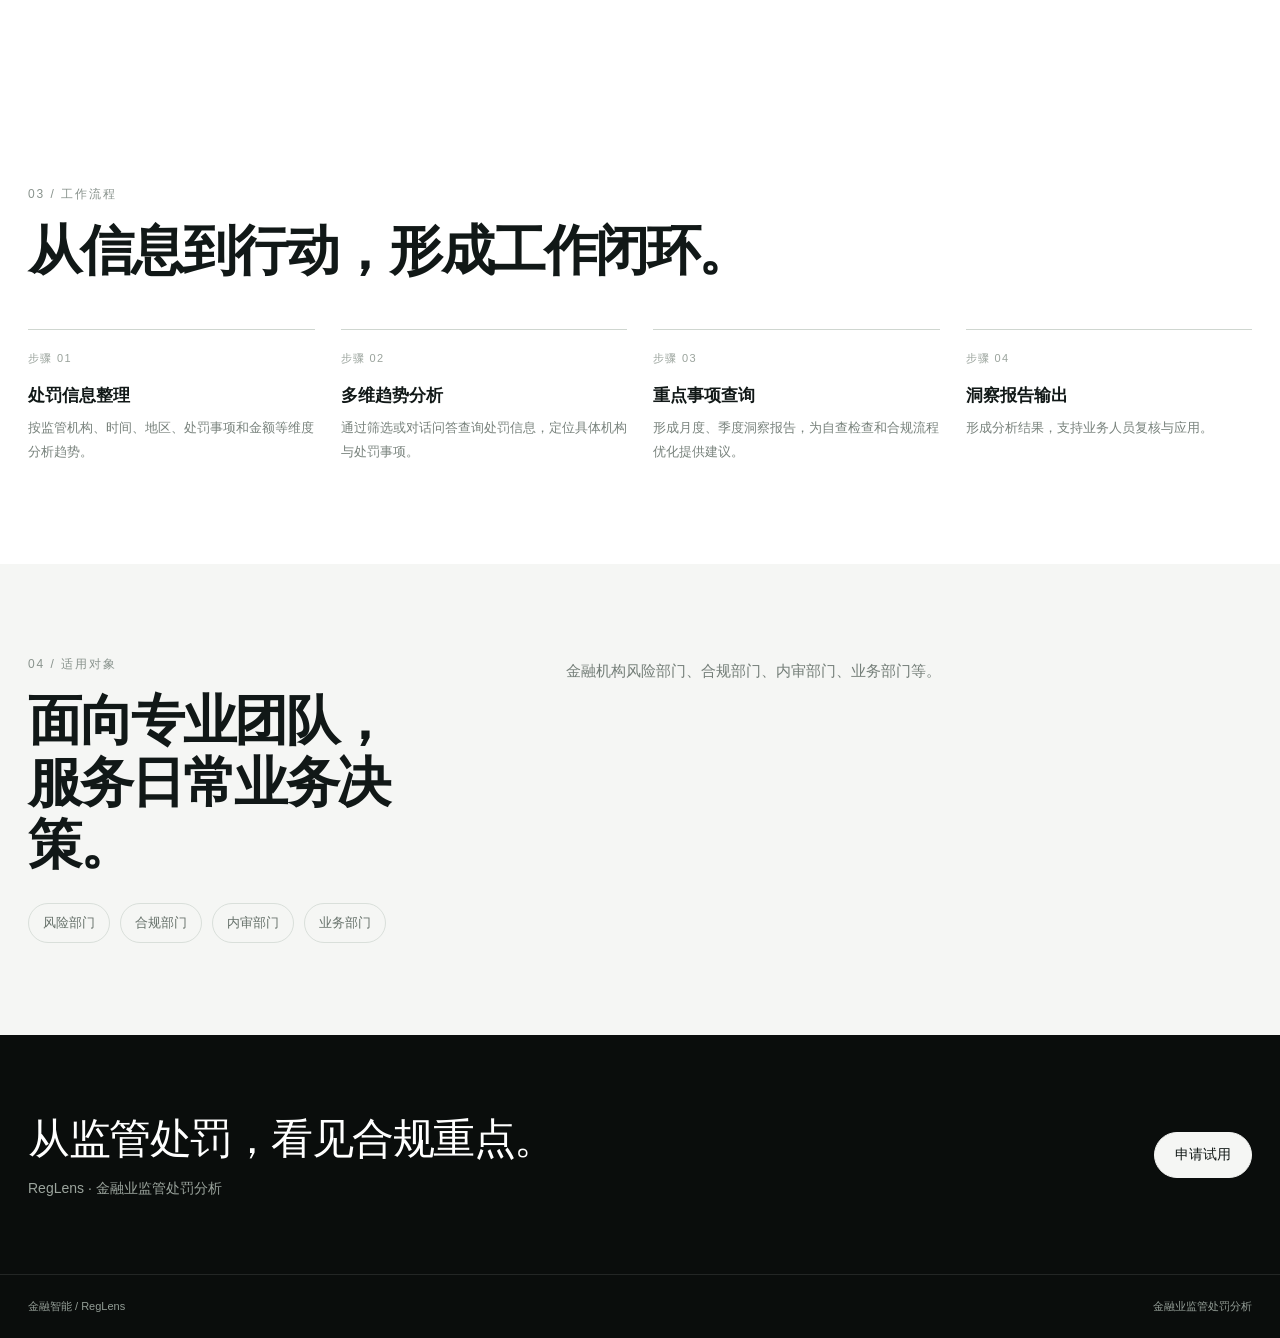
<file: RegLens_product_detail.html>
<!doctype html>
<html lang="zh-CN">
<head>
<meta charset="utf-8">
<meta name="viewport" content="width=device-width, initial-scale=1">
<meta name="theme-color" content="#080a0a">
<meta name="description" content="通过对国家金融监管总局、人民银行、外汇管理局、证监会等监管网站公布的监管处罚信息进行整理、分析，对不同监管机构、地区分布、被监管机构分布、处罚事项、处罚对象、处罚类型、处罚金额等信息进行多维分析展示，形成月度和季度洞察报告，并为金融机构提供行动建议。">
<title>RegLens｜金融业监管处罚分析</title>
<style>
:root{
  --black:#080a0a;--ink:#111817;--muted:#707a75;--line:#dfe4e1;
  --sage:#aab5aa;--sage2:#c4cec4;--paper:#fff;--mist:#f5f6f4;
  --ease:cubic-bezier(.2,.72,.25,1);
}
*{box-sizing:border-box}
html{scroll-behavior:smooth}
body{margin:0;background:#fff;color:var(--ink);font-family:Inter,"PingFang SC","Microsoft YaHei","Noto Sans CJK SC",Arial,sans-serif;-webkit-font-smoothing:antialiased}
a{color:inherit}
button{font:inherit}
.topbar{
  height:72px;padding:0 clamp(22px,5vw,82px);display:flex;align-items:center;
  justify-content:space-between;border-bottom:1px solid rgba(255,255,255,.08);
  position:absolute;top:0;left:0;right:0;z-index:5;color:#f5f6f4
}
.brand{font-size:17px;font-weight:700;letter-spacing:.02em}
.brand span{font-weight:400;color:#aab5aa;margin-left:10px}
.topnav{display:flex;gap:28px;align-items:center;font-size:13px;color:rgba(255,255,255,.72)}
.topnav a{text-decoration:none;transition:color .25s}
.topnav a:hover{color:#fff}
.topnav .contact{padding:9px 15px;border:1px solid rgba(255,255,255,.32);border-radius:24px}
.hero{
  position:relative;min-height:680px;height:min(790px,88vh);overflow:hidden;
  background:#070909;color:#fff;isolation:isolate;display:flex;align-items:flex-end
}
.hero-bg{position:absolute;inset:0;z-index:-2;overflow:hidden}
.hero-bg img{
  width:100%;height:100%;object-fit:cover;object-position:center;
  filter:grayscale(.72) saturate(.28) brightness(.72);
  transform:scale(1.015);animation:slowZoom 34s ease-in-out infinite alternate
}
@keyframes slowZoom{from{transform:scale(1.015)}to{transform:scale(1.13)}}
.hero:after{
  content:"";position:absolute;inset:0;z-index:-1;
  background:linear-gradient(90deg,rgba(3,5,5,.82) 0%,rgba(3,5,5,.56) 39%,rgba(3,5,5,.08) 78%),
             linear-gradient(0deg,rgba(3,5,5,.68),transparent 48%)
}
.hero-content{width:min(1420px,100%);margin:0 auto;padding:130px 44px 86px}
.eyebrow{font-size:12px;letter-spacing:.2em;text-transform:uppercase;color:#bdc5bf;margin:0 0 20px}
.hero h1{font-size:clamp(48px,7vw,92px);line-height:1.02;letter-spacing:-.055em;margin:0;font-weight:650}
.hero h1 small{display:block;font-size:clamp(19px,2.1vw,28px);font-weight:400;letter-spacing:.04em;margin-top:20px;color:rgba(255,255,255,.82)}
.hero-lead{max-width:650px;margin:28px 0 0;color:rgba(255,255,255,.76);font-size:16px;line-height:1.95}
.hero-actions{display:flex;gap:13px;flex-wrap:wrap;margin-top:34px}
.btn{
  display:inline-flex;align-items:center;justify-content:center;gap:12px;
  padding:13px 20px;border-radius:30px;text-decoration:none;font-size:14px;
  transition:transform .25s,border-color .25s,background .25s
}
.btn-primary{background:#f5f6f4;color:#101715;border:1px solid #f5f6f4}
.btn-ghost{border:1px solid rgba(255,255,255,.42);color:#fff;background:rgba(255,255,255,.03)}
.btn:hover{transform:translateY(-2px)}
.btn-ghost:hover{background:rgba(255,255,255,.1);border-color:#fff}
.hero-meta{display:flex;gap:30px;flex-wrap:wrap;margin-top:55px;color:rgba(255,255,255,.68);font-size:12px;letter-spacing:.08em}
.hero-meta span:before{content:"";display:inline-block;width:5px;height:5px;border-radius:50%;background:#aab5aa;margin:0 9px 2px 0}
.wrap{width:min(1240px,calc(100% - 56px));margin:0 auto}
.section{padding:108px 0}
.section-kicker{font-size:12px;color:#89938d;letter-spacing:.16em;margin:0 0 16px}
.section-heading{font-size:clamp(32px,4.3vw,54px);line-height:1.15;letter-spacing:-.045em;font-weight:620;margin:0}
.section-intro{max-width:760px;color:#737d77;font-size:16px;line-height:1.95;margin:22px 0 0}
.overview-grid{display:grid;grid-template-columns:1fr 1fr;gap:76px;align-items:start;margin-top:56px}
.overview-statement{font-size:clamp(21px,2.2vw,28px);line-height:1.7;font-weight:450;letter-spacing:-.02em;margin:0}
.overview-statement em{font-style:normal;color:#818b84}
.overview-copy{color:#737d77;line-height:2;font-size:15px;margin:0}
.capability-strip{display:grid;grid-template-columns:repeat(3,1fr);gap:1px;background:#e2e6e3;border:1px solid #e2e6e3;margin-top:70px}
.capability{background:#fff;padding:28px 30px;min-height:190px}
.capability .num{font-size:11px;color:#9ba39e;letter-spacing:.12em}
.capability h3{font-size:19px;font-weight:620;margin:22px 0 10px}
.capability p{font-size:14px;line-height:1.8;color:#7a847e;margin:0}
.video-section{background:#f4f5f3;padding:108px 0}
.video-head{display:flex;justify-content:space-between;align-items:flex-end;gap:30px;margin-bottom:42px}
.video-head .section-intro{max-width:480px;margin:0}
.video-grid{display:grid;grid-template-columns:1fr 1fr;gap:22px}
.motion-card{background:#0a0c0c;color:#fff;overflow:hidden;border-radius:4px;min-width:0}
.motion-stage{height:350px;position:relative;overflow:hidden;background:
  radial-gradient(ellipse at 55% 50%,rgba(180,190,181,.10),transparent 48%),
  linear-gradient(135deg,#151918,#060808 70%)}
.stage-grid{position:absolute;inset:0;opacity:.18;background-image:linear-gradient(rgba(210,218,212,.18) 1px,transparent 1px),linear-gradient(90deg,rgba(210,218,212,.18) 1px,transparent 1px);background-size:42px 42px;mask-image:linear-gradient(transparent,black 18%,black 82%,transparent)}
.stage-label{position:absolute;top:22px;left:24px;color:#b9c2bb;font-size:10px;letter-spacing:.18em}
.stage-status{position:absolute;right:24px;top:20px;color:#929d95;font-size:10px;letter-spacing:.1em}
.source-row{position:absolute;left:7%;right:7%;top:44%;display:flex;justify-content:space-between;align-items:center;gap:10px}
.source-node{
  width:76px;height:76px;border:1px solid rgba(226,232,226,.4);border-radius:4px;
  display:grid;place-items:center;background:rgba(255,255,255,.045);backdrop-filter:blur(5px);
  color:#d5dbd6;font-size:11px;text-align:center;line-height:1.4;position:relative;z-index:2
}
.source-node b{display:block;font-size:19px;font-weight:400;margin-bottom:3px;color:#f0f2ef}
.flow-line{height:1px;flex:1;background:linear-gradient(90deg,transparent,#c3cec5,transparent);position:relative;overflow:hidden}
.flow-line:after{content:"";position:absolute;top:-2px;left:-15%;width:18px;height:5px;border-radius:50%;background:#e5ebe5;box-shadow:0 0 12px 3px rgba(220,230,220,.55);animation:flow 2.2s linear infinite}
@keyframes flow{to{left:110%}}
.agent-core{
  position:absolute;left:50%;top:18%;transform:translateX(-50%);width:124px;height:124px;
  border:1px solid rgba(225,232,225,.5);border-radius:50%;display:grid;place-items:center;
  background:radial-gradient(circle,rgba(210,220,211,.16),rgba(255,255,255,.02) 70%);
  box-shadow:0 0 45px rgba(215,225,216,.08),inset 0 0 30px rgba(215,225,216,.08);
  animation:corePulse 4s ease-in-out infinite
}
.agent-core:before,.agent-core:after{content:"";position:absolute;inset:-12px;border:1px solid rgba(218,226,219,.16);border-radius:50%;animation:ring 6s linear infinite}
.agent-core:after{inset:-24px;animation-direction:reverse;animation-duration:9s}
@keyframes corePulse{50%{box-shadow:0 0 55px rgba(215,225,216,.19),inset 0 0 38px rgba(215,225,216,.15)}}
@keyframes ring{to{transform:rotate(360deg)}}
.agent-core span{text-align:center;font-size:11px;letter-spacing:.12em;color:#f0f3ef}
.agent-core strong{display:block;font-size:19px;letter-spacing:.02em;margin-bottom:4px}
.validation-list{position:absolute;right:7%;bottom:9%;width:180px;display:grid;gap:8px}
.validation-item{font-size:10px;color:#b9c3bb;border-bottom:1px solid rgba(220,230,220,.16);padding:0 0 7px;display:flex;justify-content:space-between;gap:12px}
.validation-item i{font-style:normal;color:#e4e9e4}
.pulse-dot{width:6px;height:6px;background:#e2e8e2;border-radius:50%;display:inline-block;box-shadow:0 0 10px #e2e8e2;animation:blink 1.6s ease-in-out infinite}
@keyframes blink{50%{opacity:.25;transform:scale(.65)}}
.motion-stage.paused *{animation-play-state:paused!important}
.motion-caption{padding:24px 26px 25px}
.motion-caption .tag{font-size:10px;color:#9da79f;letter-spacing:.15em}
.motion-caption h3{font-size:21px;font-weight:560;margin:10px 0 8px}
.motion-caption p{font-size:13px;line-height:1.8;color:#a2aaa4;margin:0;max-width:520px}
.motion-controls{display:flex;align-items:center;justify-content:space-between;margin-top:20px}
.play-toggle{border:1px solid rgba(255,255,255,.28);background:transparent;color:#f2f4f1;border-radius:24px;padding:7px 13px;font-size:11px;cursor:pointer}
.play-toggle:hover{background:rgba(255,255,255,.1)}
.progress-track{height:2px;background:rgba(255,255,255,.16);flex:1;margin-left:16px;overflow:hidden}
.progress-track span{display:block;height:100%;width:35%;background:#c5cec6;animation:progress 8s linear infinite}
@keyframes progress{to{transform:translateX(190%)}}
.early-stage{position:absolute;inset:0}
.orbit{position:absolute;width:230px;height:230px;border:1px solid rgba(220,228,220,.28);border-radius:50%;left:50%;top:50%;transform:translate(-50%,-50%) rotate(-20deg)}
.orbit:before,.orbit:after{content:"";position:absolute;inset:22px;border:1px solid rgba(220,228,220,.15);border-radius:50%;transform:rotate(55deg) scaleX(1.5)}
.orbit:after{transform:rotate(-55deg) scaleX(1.5)}
.orbit-center{position:absolute;left:50%;top:50%;transform:translate(-50%,-50%);width:90px;height:90px;border-radius:50%;border:1px solid rgba(230,236,230,.5);display:grid;place-items:center;color:#f0f2ef;font-size:12px;background:radial-gradient(circle,rgba(225,232,225,.18),transparent 70%);box-shadow:0 0 40px rgba(225,232,225,.12)}
.orbit-node{position:absolute;width:10px;height:10px;border-radius:50%;background:#e1e7e1;box-shadow:0 0 16px 3px rgba(225,232,225,.55)}
.orbit-node.n1{left:17%;top:48%;animation:nodePulse 2s infinite}
.orbit-node.n2{right:18%;top:22%;animation:nodePulse 2.7s infinite .4s}
.orbit-node.n3{right:23%;bottom:13%;animation:nodePulse 2.4s infinite .8s}
.orbit-node.n4{left:38%;top:9%;animation:nodePulse 3s infinite .2s}
@keyframes nodePulse{50%{transform:scale(1.8);opacity:.5}}
.signal-card{position:absolute;left:5%;bottom:8%;width:190px;padding:13px 14px;border:1px solid rgba(225,232,225,.25);background:rgba(255,255,255,.045);backdrop-filter:blur(8px);animation:float 5s ease-in-out infinite}
.signal-card small{font-size:9px;color:#a7b0a8;letter-spacing:.12em}
.signal-card strong{display:block;font-size:14px;font-weight:500;margin:7px 0}
.signal-card span{font-size:10px;color:#c2cbc3}
@keyframes float{50%{transform:translateY(-9px)}}
.risk-alert{position:absolute;right:5%;top:20%;width:175px;padding:14px;border:1px solid rgba(235,238,235,.34);background:rgba(255,255,255,.055);animation:alertIn 5s ease-in-out infinite}
.risk-alert small{font-size:9px;color:#aab4ac;letter-spacing:.12em}
.risk-alert b{display:block;font-size:13px;font-weight:500;margin:8px 0;color:#f1f3f0}
.risk-alert .severity{display:inline-block;border:1px solid rgba(230,235,230,.35);padding:4px 7px;font-size:9px;color:#dce3dc}
.timeline{position:absolute;left:7%;right:7%;bottom:8%;display:flex;align-items:center;gap:0}
.timeline:before{content:"";position:absolute;left:0;right:0;height:1px;background:rgba(225,232,225,.24)}
.timeline-step{position:relative;flex:1;text-align:center;color:#aeb7af;font-size:9px;padding-top:18px}
.timeline-step:before{content:"";position:absolute;top:0;left:50%;width:6px;height:6px;border-radius:50%;background:#dce3dc;transform:translateX(-50%);box-shadow:0 0 10px rgba(225,232,225,.45)}
.timeline-step:last-child:before{animation:blink 1.5s infinite}
.alert-wave{position:absolute;left:0;right:0;top:0;height:100%;opacity:.15;background:linear-gradient(110deg,transparent 35%,rgba(255,255,255,.16) 50%,transparent 65%);transform:translateX(-100%);animation:scan 5s linear infinite}
@keyframes scan{to{transform:translateX(100%)}}
.workflow{padding:100px 0}
.workflow-grid{display:grid;grid-template-columns:repeat(4,1fr);gap:26px;margin-top:48px}
.workflow-step{border-top:1px solid #cfd6d0;padding-top:18px}
.workflow-step .step-no{font-size:11px;color:#9aa39c;letter-spacing:.12em}
.workflow-step h3{font-size:17px;font-weight:600;margin:18px 0 9px}
.workflow-step p{font-size:13px;line-height:1.85;color:#78827c;margin:0}
.audience{background:#f5f6f4;padding:92px 0}
.audience-row{display:grid;grid-template-columns:.8fr 1.2fr;gap:80px;align-items:start}
.audience-tags{display:flex;gap:10px;flex-wrap:wrap;margin-top:28px}
.audience-tags span{border:1px solid #d9dfda;padding:10px 14px;border-radius:24px;color:#66716a;font-size:13px}
.audience-note{font-size:15px;line-height:2;color:#747e78;margin:0}
.cta{padding:76px 0;background:#0a0d0c;color:#fff}
.cta-inner{display:flex;justify-content:space-between;align-items:center;gap:35px}
.cta h2{font-size:clamp(27px,3.3vw,42px);font-weight:550;letter-spacing:-.035em;margin:0}
.cta p{color:#9ba49d;font-size:14px;margin:13px 0 0}
.footer{padding:24px 0;color:#939d96;font-size:11px;border-top:1px solid rgba(255,255,255,.1);background:#0a0d0c}
.footer .wrap{display:flex;justify-content:space-between;gap:18px;flex-wrap:wrap}
@media(max-width:900px){
 .hero{min-height:640px;height:82vh}.overview-grid,.audience-row{grid-template-columns:1fr;gap:28px}
 .video-grid{grid-template-columns:1fr}.workflow-grid{grid-template-columns:repeat(2,1fr)}
 .video-head{display:block}.video-head .section-intro{margin-top:20px}
}
@media(max-width:600px){
 .topbar{height:60px;padding:0 20px}.topnav{gap:12px}.topnav a:not(.contact){display:none}
 .hero{min-height:690px;height:90vh}.hero-content{padding:110px 24px 58px}.hero-lead{font-size:14px}
 .hero-meta{gap:12px;margin-top:35px}.wrap{width:calc(100% - 40px)}
 .section,.video-section,.workflow,.audience{padding:72px 0}
 .capability-strip{grid-template-columns:1fr;margin-top:42px}.capability{min-height:0;padding:22px}
 .motion-stage{height:300px}.source-node{width:58px;height:64px;font-size:9px}.source-node b{font-size:15px}
 .agent-core{width:100px;height:100px;top:15%}.validation-list{width:130px;right:4%;bottom:7%}
 .signal-card{width:150px;left:4%;bottom:8%}.risk-alert{width:145px;right:4%;top:16%}
 .orbit{width:190px;height:190px}.timeline{left:4%;right:4%}
 .workflow-grid{grid-template-columns:1fr 1fr;gap:25px 18px}
 .cta-inner{display:block}.cta .btn{margin-top:25px}
}
@media(prefers-reduced-motion:reduce){
 *,*:before,*:after{animation-duration:.01ms!important;animation-iteration-count:1!important;scroll-behavior:auto!important;transition-duration:.01ms!important}
}

/* Cinematic evidence presentation */
.hero-bg img{filter:grayscale(1) brightness(.72);animation:dfHeroZoom 48s linear infinite;will-change:transform}
@keyframes dfHeroZoom{0%{transform:scale(1.02)}92%{transform:scale(1.32)}100%{transform:scale(1.02)}}
.df-showcase{padding:100px 0;background:#fcfdfb}
.df-split{width:min(1440px,calc(100% - 64px));margin:auto;display:grid;grid-template-columns:.7fr 1.7fr;gap:64px;align-items:center}
.df-copy h2{font-size:clamp(32px,3.3vw,52px);line-height:1.35;letter-spacing:-.04em;margin:22px 0}
.df-copy p{font-size:16px;line-height:1.95;color:#69756e}.df-copy a{display:inline-block;margin-top:24px;text-decoration:none;border-bottom:1px solid #9baa91;padding-bottom:7px;font-size:14px}
.df-cinema{position:relative;aspect-ratio:16/10;overflow:hidden;background:radial-gradient(ellipse at 79% 51%,#424c40 0%,#171c19 18%,#070b09 64%);color:#f4f6f2;isolation:isolate}
.df-brand{position:absolute;left:5%;top:5%;font-weight:700;font-size:19px;z-index:3}.df-brand b{color:#78a52a}
.df-caption{position:absolute;left:5%;top:27%;z-index:3;width:65%;text-shadow:0 2px 24px #000}.df-caption small{font-size:9px;letter-spacing:.18em;color:#80a83c}.df-caption h3{font-size:clamp(24px,3vw,45px);line-height:1.2;letter-spacing:-.04em;margin:16px 0}.df-caption h3 span{color:#7da832}.df-caption p{font-size:12px;color:#c2c8c2}
.df-space{position:absolute;inset:-10%;perspective:650px;animation:dfDrift 20s ease-in-out infinite alternate}
.df-floor{position:absolute;inset:55% -20% -55%;background:repeating-linear-gradient(90deg,transparent 0 59px,#b9c4b51c 60px 61px),repeating-linear-gradient(0deg,transparent 0 59px,#b9c4b51c 60px 61px);transform:rotateX(62deg);mask-image:linear-gradient(transparent,#000)}
.df-sheet{position:absolute;width:15%;height:32%;left:var(--x);top:var(--y);padding:13px 10px;background:linear-gradient(135deg,#eef1e7df,#b6bfb477);border:1px solid #ffffff42;box-shadow:0 15px 40px #0008;transform:rotateY(-35deg) rotateZ(-4deg);animation:dfFloat var(--t) ease-in-out infinite alternate;animation-delay:var(--d);opacity:var(--o)}
.df-sheet:before{content:'EVIDENCE / RegLens';display:block;font-size:6px;letter-spacing:.1em;color:#29372b;border-bottom:2px solid #5d8525;padding-bottom:9px;margin-bottom:10px}.df-sheet:after{content:'';display:block;height:65%;background:repeating-linear-gradient(0deg,transparent 0 8px,#39463b66 9px 10px);clip-path:polygon(0 0,100% 0,100% 65%,66% 65%,66% 100%,0 100%)}
.df-ray{position:absolute;left:35%;top:var(--y);width:75%;height:1px;background:linear-gradient(90deg,transparent,#79a62ab3,transparent);transform:rotate(var(--r));transform-origin:80% center;animation:dfRay 7s ease-in-out infinite alternate}
.df-foot{position:absolute;bottom:6%;left:5%;font-size:9px;letter-spacing:.18em;color:#98a196}
@keyframes dfFloat{to{translate:20px -16px;transform:rotateY(-22deg) rotateZ(2deg)}}
@keyframes dfDrift{to{transform:scale(1.08) translate(-1%,1%)}}
@keyframes dfRay{to{opacity:.25;translate:0 8px}}
@media(max-width:900px){.df-split{grid-template-columns:1fr;gap:30px;width:calc(100% - 40px)}.df-showcase{padding:64px 0}.df-copy{max-width:600px}.df-copy h2 br{display:none}.df-cinema{aspect-ratio:16/10}.df-caption h3{font-size:clamp(24px,5vw,42px)}}
@media(prefers-reduced-motion:reduce){.hero-bg img,.df-space,.df-sheet,.df-ray{animation:none!important}}

.topnav{flex-wrap:wrap;gap:18px}@media(max-width:600px){.topbar{height:auto;min-height:80px;padding:16px 20px;gap:12px;flex-wrap:wrap}.topnav{gap:12px;font-size:11px}}
@media(max-width:700px){.topnav .back-home{display:inline!important}.topbar{height:auto;min-height:80px;flex-wrap:wrap;padding:14px 20px;gap:10px}.topnav{flex-wrap:wrap}}

/* Wide native artwork: limit crop amplification to retain fine detail. */
.hero-bg img{object-position:70% center;transform-origin:68% 48%;animation:dfHeroZoomHD 48s linear infinite}
@keyframes dfHeroZoomHD{0%{transform:scale(1.01)}92%{transform:scale(1.20)}100%{transform:scale(1.01)}}
@media(max-width:700px){.hero-bg img{object-position:72% center}}
@media(prefers-reduced-motion:reduce){.hero-bg img{animation:none!important;transform:scale(1.01)}}
</style>
<link rel="stylesheet" href="assets/i18n.css">
<script src="assets/locales.js" defer></script>
<script src="assets/i18n.js" defer></script>
<link rel="stylesheet" href="assets/trial-dialog.css">
<script src="assets/trial-dialog.js" defer></script>
</head>
<body>
<header class="topbar">
  <div class="brand">FINANCIAL INTELLIGENCE <span>/ SOLUTIONS</span></div>
  <nav class="topnav" aria-label="页面导航"><a class="back-home" href="financial_solutions_first_concept.html">← 返回解决方案</a>
    <a href="#overview">产品概览</a><a href="#capabilities">核心能力</a><a href="#animations">产品演示</a><a href="#audience">适用对象</a>
    <a class="contact" href="#contact">联系咨询 ↗</a>
  <div class="language-switch" role="group" aria-label="网站语言"><button type="button" data-language="en" lang="en" aria-label="Switch to English" aria-pressed="false">EN</button><button type="button" data-language="cn" lang="zh-CN" aria-label="切换到中文" aria-pressed="true">CN</button></div></nav>
</header>

<section class="hero" aria-label="RegLens 产品主视觉">
  <div class="hero-bg"><img src="assets/images/green/5b3c3cceacdb.png" alt="金融业监管处罚分析主视觉"></div>
  <div class="hero-content">
    <p class="eyebrow">FINANCIAL & REGULATORY INTELLIGENCE</p>
    <h1>RegLens<small>金融业监管处罚分析</small></h1>
    <p class="hero-lead">通过对国家金融监管总局、人民银行、外汇管理局、证监会等监管网站公布的监管处罚信息进行整理、分析，对不同监管机构、地区分布、被监管机构分布、处罚事项、处罚对象、处罚类型、处罚金额等信息进行多维分析展示，形成月度和季度洞察报告，并为金融机构提供行动建议。</p>
    <div class="hero-actions">
      <a class="btn btn-primary" href="#overview">探索产品能力 <span>↘</span></a>
      <button class="btn btn-ghost" type="button" data-trial aria-haspopup="dialog" aria-controls="trial-dialog">申请试用</button>
    </div>
    <div class="hero-meta"><span>监管处罚看板</span><span>筛选与问答查询</span><span>分析洞察报告</span></div>
  </div>
</section>

<section class="section" id="overview"><div class="wrap"><p class="section-kicker">01 / PRODUCT OVERVIEW</p><h2 class="section-heading">从监管处罚，看见合规重点。</h2><p class="section-intro">通过对国家金融监管总局、人民银行、外汇管理局、证监会等监管网站公布的监管处罚信息进行整理、分析，对不同监管机构、地区分布、被监管机构分布、处罚事项、处罚对象、处罚类型、处罚金额等信息进行多维分析展示，形成月度和季度洞察报告，并为金融机构提供行动建议。</p><div class="overview-grid"><p class="overview-statement">监管处罚看板<br><em>筛选与问答查询 · 分析洞察报告</em></p><p class="overview-copy">按监管机构、时间、地区、处罚事项和金额等维度分析趋势。 通过筛选或对话问答查询处罚信息，定位具体机构与处罚事项。 形成月度、季度洞察报告，为自查检查和合规流程优化提供建议。</p></div><div class="capability-strip" id="capabilities"><article class="capability"><span class="num">CAPABILITY / 01</span><h3>监管处罚看板</h3><p>按监管机构、时间、地区、处罚事项和金额等维度分析趋势。</p></article><article class="capability"><span class="num">CAPABILITY / 02</span><h3>筛选与问答查询</h3><p>通过筛选或对话问答查询处罚信息，定位具体机构与处罚事项。</p></article><article class="capability"><span class="num">CAPABILITY / 03</span><h3>分析洞察报告</h3><p>形成月度、季度洞察报告，为自查检查和合规流程优化提供建议。</p></article></div></div></section>
<section class="df-showcase" aria-label="产品能力动态展示"><div class="df-split"><div class="df-copy"><p class="section-kicker">RegLens / CONNECTED INTELLIGENCE</p><h2>从监管处罚，看见合规重点。</h2><p>通过对国家金融监管总局、人民银行、外汇管理局、证监会等监管网站公布的监管处罚信息进行整理、分析，对不同监管机构、地区分布、被监管机构分布、处罚事项、处罚对象、处罚类型、处罚金额等信息进行多维分析展示，形成月度和季度洞察报告，并为金融机构提供行动建议。</p><a href="#contact">了解产品与演示 ↗</a></div><div class="df-cinema" role="img" aria-label="多层信息文件在数据空间中缓慢漂浮，汇聚为分析洞察"><div class="df-brand">RegLens<b>.</b></div><div class="df-space"><div class="df-floor"></div><div class="df-sheet" style="--x:48%;--y:8%;--t:12s;--d:-0s;--o:0.25"></div><div class="df-sheet" style="--x:64%;--y:4%;--t:15s;--d:-2s;--o:0.4"></div><div class="df-sheet" style="--x:81%;--y:8%;--t:18s;--d:-4s;--o:0.65"></div><div class="df-sheet" style="--x:94%;--y:22%;--t:21s;--d:-6s;--o:0.8"></div><div class="df-sheet" style="--x:53%;--y:38%;--t:12s;--d:-8s;--o:0.25"></div><div class="df-sheet" style="--x:71%;--y:32%;--t:15s;--d:-10s;--o:0.5"></div><div class="df-sheet" style="--x:88%;--y:46%;--t:18s;--d:-12s;--o:0.8"></div><div class="df-sheet" style="--x:48%;--y:68%;--t:21s;--d:-14s;--o:0.2"></div><div class="df-sheet" style="--x:65%;--y:66%;--t:12s;--d:-16s;--o:0.4"></div><div class="df-sheet" style="--x:82%;--y:77%;--t:15s;--d:-18s;--o:0.65"></div><i class="df-ray" style="--y:34%;--r:15deg"></i><i class="df-ray" style="--y:40%;--r:9deg"></i><i class="df-ray" style="--y:49%;--r:2deg"></i><i class="df-ray" style="--y:54%;--r:-3deg"></i><i class="df-ray" style="--y:62%;--r:-10deg"></i><i class="df-ray" style="--y:69%;--r:-17deg"></i></div><div class="df-caption"><small>CONNECTED INTELLIGENCE</small><h3>Read the signals.<br><span>Focus on compliance.</span></h3><p>AI. Evidence. One connected perspective.</p></div><div class="df-foot">FROM INFORMATION TO ACTION</div></div></div></section>

<section class="video-section" id="animations">
 <div class="wrap">
  <div class="video-head">
   <div><p class="section-kicker">02 / PRODUCT IN MOTION</p><h2 class="section-heading">让产品工作过程，<br>清晰可见。</h2></div>
   <p class="section-intro">通过两段自动循环的产品概念动画，呈现RegLens的监管处罚看板、筛选与问答查询与分析洞察报告工作过程。</p>
  </div>
  <div class="video-grid">
   <article class="motion-card">
    <div class="motion-stage" id="motion-one">
     <div class="stage-grid"></div><span class="stage-label">01 / DATA INTELLIGENCE</span><span class="stage-status"><i class="pulse-dot"></i> LIVE PROCESS</span>
     <div class="agent-core"><span><strong>AI AGENT</strong>数据理解引擎</span></div>
     <div class="source-row">
      <div class="source-node"><span><b>▤</b>监管机构</span></div><div class="flow-line"></div>
      <div class="source-node"><span><b>⌁</b>处罚事项</span></div><div class="flow-line"></div>
      <div class="source-node"><span><b>◫</b>处罚金额</span></div>
     </div>
     <div class="validation-list">
      <div class="validation-item"><span>监管处罚看板</span><i>已完成</i></div>
      <div class="validation-item"><span>筛选与问答查询</span><i>分析中</i></div>
      <div class="validation-item"><span>分析洞察报告</span><i>待复核</i></div>
     </div>
     <div class="alert-wave"></div>
    </div>
    <div class="motion-caption">
     <span class="tag">ANIMATION 01 · INFORMATION & ANALYSIS</span>
     <h3>监管处罚看板与筛选与问答查询</h3>
     <p>按监管机构、时间、地区、处罚事项和金额等维度分析趋势。通过筛选或对话问答查询处罚信息，定位具体机构与处罚事项。</p>
     <div class="motion-controls"><button class="play-toggle" type="button" data-target="motion-one">Ⅱ 暂停动画</button><div class="progress-track"><span></span></div></div>
    </div>
   </article>

   <article class="motion-card">
    <div class="motion-stage" id="motion-two">
     <div class="stage-grid"></div><span class="stage-label">02 / CONNECTED ANALYSIS</span><span class="stage-status"><i class="pulse-dot"></i> CONTINUOUS MONITORING</span>
     <div class="early-stage">
      <div class="orbit"></div><div class="orbit-center">分析处理<br>模型</div>
      <i class="orbit-node n1"></i><i class="orbit-node n2"></i><i class="orbit-node n3"></i><i class="orbit-node n4"></i>
      <div class="signal-card"><small>ENTITY & INDUSTRY SIGNAL</small><strong>筛选与问答查询 / 分析洞察报告</strong><span>持续追踪 · 交叉分析 · 线索归集</span></div>
      <div class="risk-alert"><small>RISK ALERT / SIGNAL FOUND</small><b>分析结果待复核</b><span class="severity">结果提示 · 人工复核</span></div>
      <div class="timeline"><div class="timeline-step">动态采集</div><div class="timeline-step">模型分析</div><div class="timeline-step">结果识别</div><div class="timeline-step">分析输出</div></div>
     </div>
     <div class="alert-wave"></div>
    </div>
    <div class="motion-caption">
     <span class="tag">ANIMATION 02 · INSIGHTS & APPLICATION</span>
     <h3>分析洞察报告</h3>
     <p>形成月度、季度洞察报告，为自查检查和合规流程优化提供建议。</p>
     <div class="motion-controls"><button class="play-toggle" type="button" data-target="motion-two">Ⅱ 暂停动画</button><div class="progress-track"><span></span></div></div>
    </div>
   </article>
  </div>
 </div>
</section>

<section class="workflow"><div class="wrap"><p class="section-kicker">03 / WORKFLOW</p><h2 class="section-heading">从信息到行动，形成工作闭环。</h2><div class="workflow-grid"><article class="workflow-step"><span class="step-no">STEP 01</span><h3>处罚信息整理</h3><p>按监管机构、时间、地区、处罚事项和金额等维度分析趋势。</p></article><article class="workflow-step"><span class="step-no">STEP 02</span><h3>多维趋势分析</h3><p>通过筛选或对话问答查询处罚信息，定位具体机构与处罚事项。</p></article><article class="workflow-step"><span class="step-no">STEP 03</span><h3>重点事项查询</h3><p>形成月度、季度洞察报告，为自查检查和合规流程优化提供建议。</p></article><article class="workflow-step"><span class="step-no">STEP 04</span><h3>洞察报告输出</h3><p>形成分析结果，支持业务人员复核与应用。</p></article></div></div></section><section class="audience" id="audience"><div class="wrap audience-row"><div><p class="section-kicker">04 / WHO IT SERVES</p><h2 class="section-heading">面向专业团队，<br>服务日常业务决策。</h2><div class="audience-tags"><span>风险部门</span><span>合规部门</span><span>内审部门</span><span>业务部门</span></div></div><p class="audience-note">金融机构风险部门、合规部门、内审部门、业务部门等。</p></div></section><section class="cta" id="contact">
 <div class="wrap cta-inner">
  <div><h2>从监管处罚，看见合规重点。</h2><p>RegLens · 金融业监管处罚分析</p></div>
  <button class="btn btn-primary" type="button" data-trial aria-haspopup="dialog" aria-controls="trial-dialog">申请试用</button>
 </div>
</section>
<footer class="footer"><div class="wrap"><span>FINANCIAL INTELLIGENCE / RegLens</span><span>金融业监管处罚分析</span></div></footer>

<script>
document.querySelectorAll('.play-toggle').forEach(button=>{
  button.addEventListener('click',()=>{
    const stage=document.getElementById(button.dataset.target);
    const paused=stage.classList.toggle('paused');
    button.textContent=paused?'▶ 播放动画':'Ⅱ 暂停动画';
  });
});
const anchors=document.querySelectorAll('a[href^="#"]');
anchors.forEach(a=>a.addEventListener('click',e=>{
 const target=document.querySelector(a.getAttribute('href'));
 if(target){e.preventDefault();target.scrollIntoView({behavior:'smooth',block:'start'});}
}));
</script>
<dialog class="trial-dialog" id="trial-dialog" data-trial-dialog aria-labelledby="trial-title" aria-describedby="trial-intro trial-note">
  <button class="trial-close" type="button" data-trial-close aria-label="关闭试用弹窗" autofocus></button>
  <p class="trial-kicker">与我们联系</p>
  <h2 class="trial-title" id="trial-title">申请试用</h2>
  <p class="trial-intro" id="trial-intro">扫码了解产品，沟通您的试用需求。</p>
  <div class="trial-qr"><img src="assets/trial-qr-reference.png" alt="扫码申请产品试用" width="530" height="573" draggable="false"></div>
  <p class="trial-note" id="trial-note">感谢您申请试用，提交申请后，我们将依内部合规流程完成独立性冲突检查等必要审核，审核通过后尽快为您开通试用权限。</p>
</dialog>
</body>
</html>
</file>
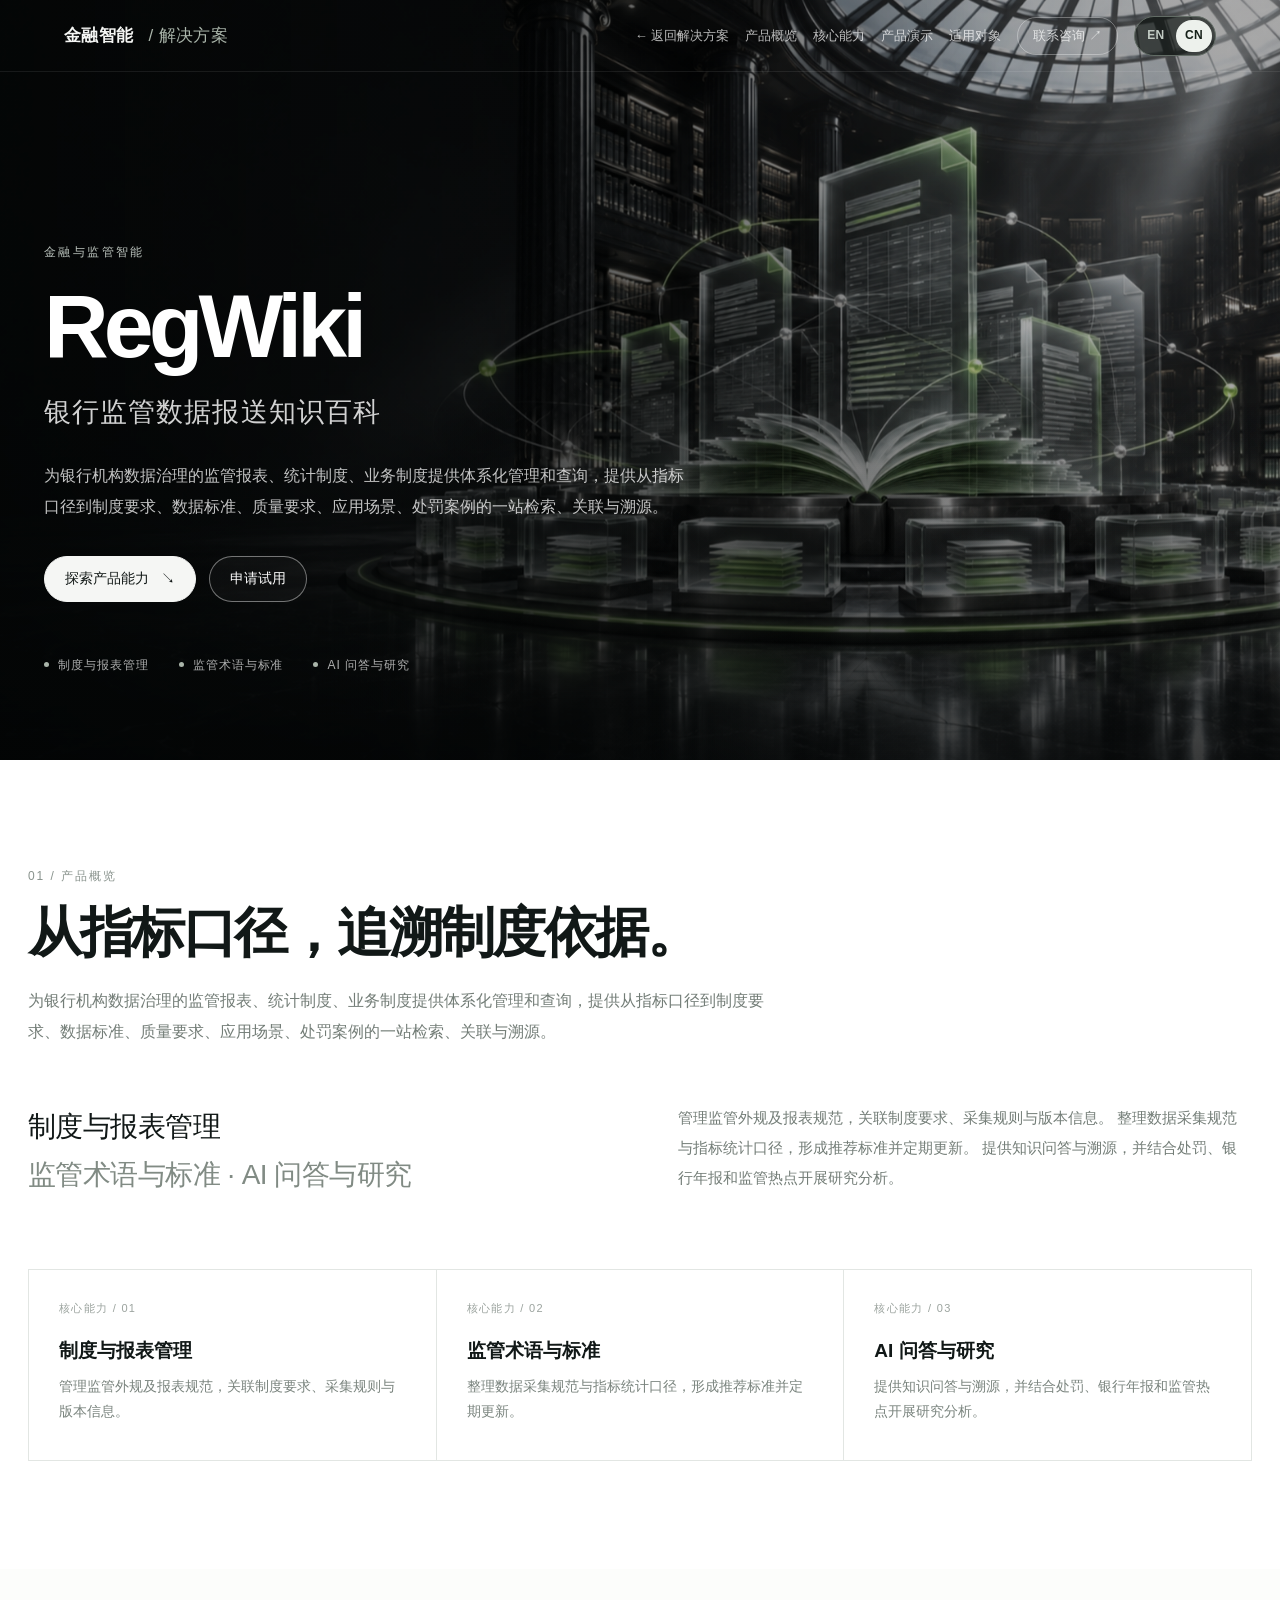
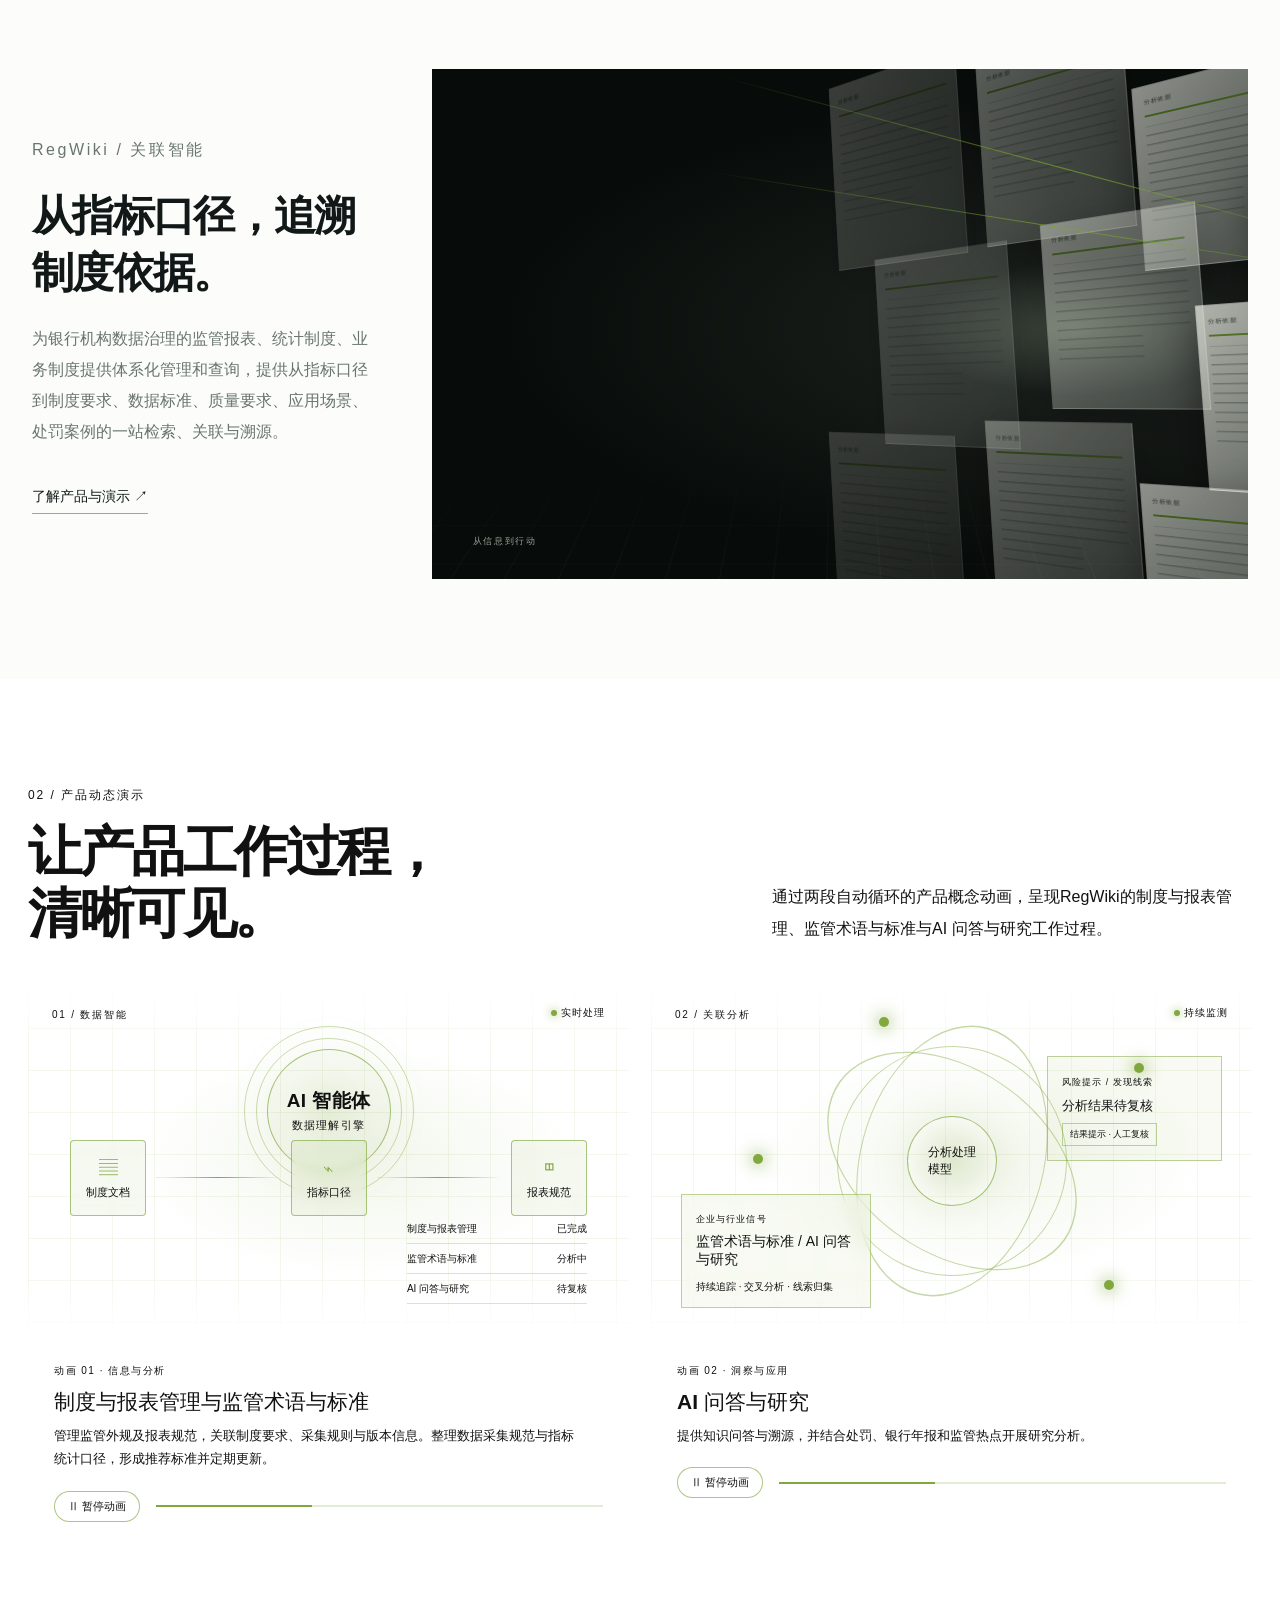
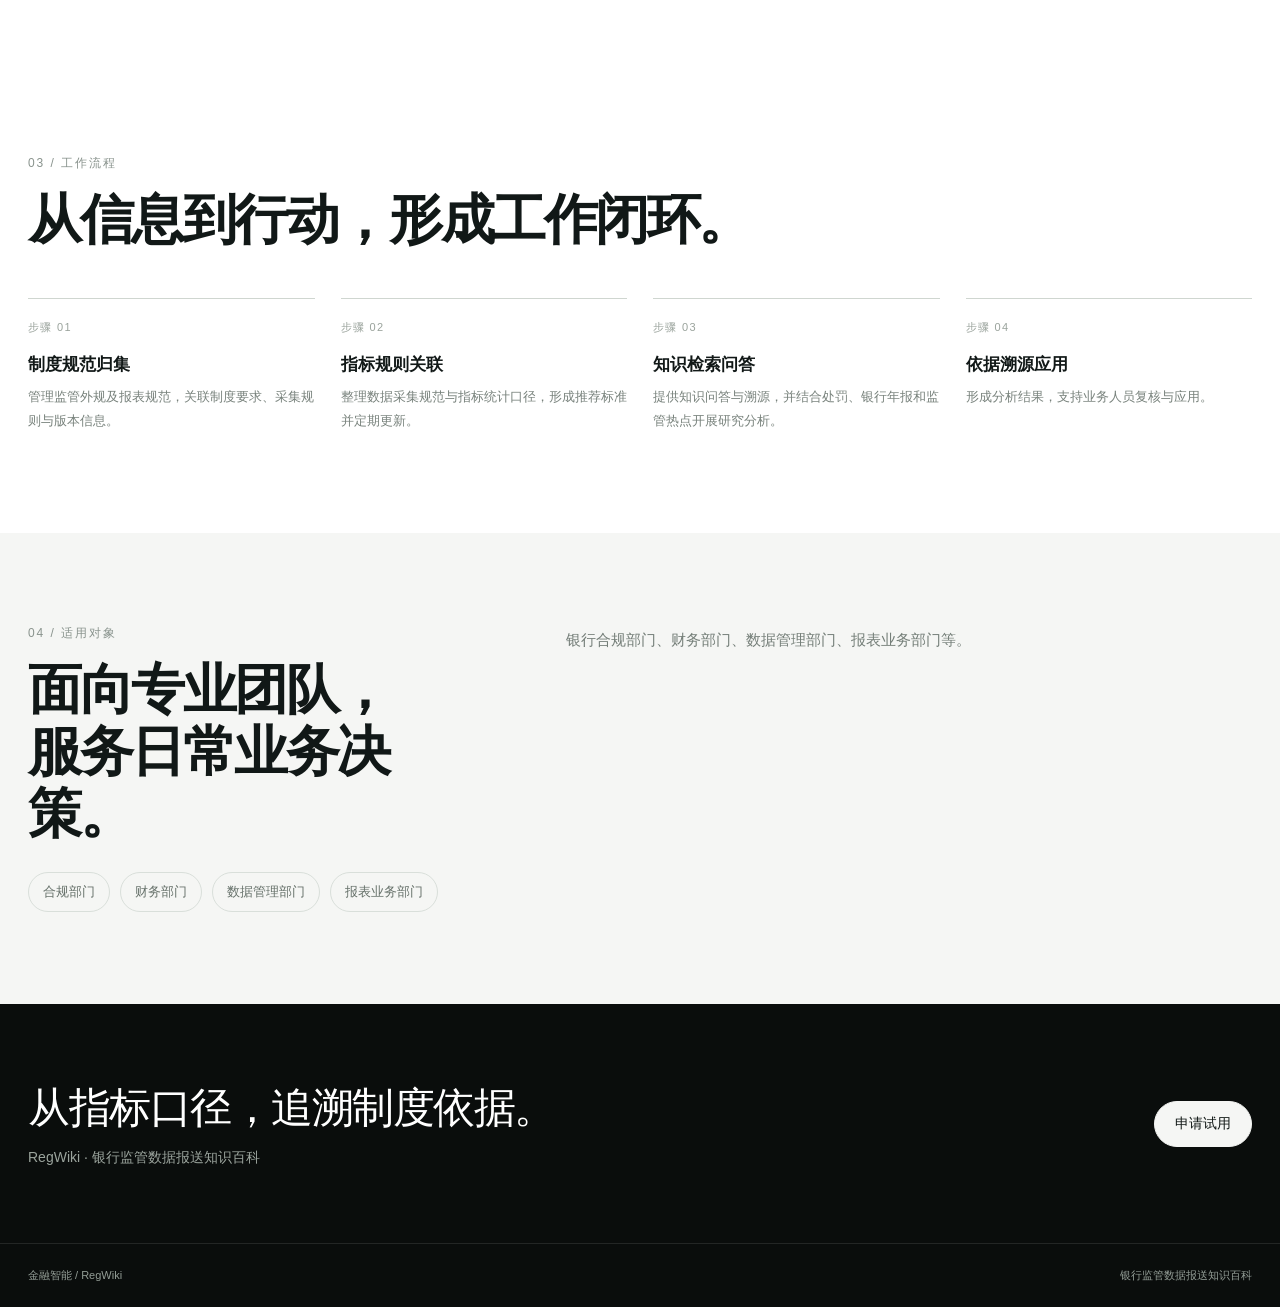
<file: RegWiki_product_detail.html>
<!doctype html>
<html lang="zh-CN">
<head>
<meta charset="utf-8">
<meta name="viewport" content="width=device-width, initial-scale=1">
<meta name="theme-color" content="#080a0a">
<meta name="description" content="为银行机构数据治理的监管报表、统计制度、业务制度提供体系化管理和查询，提供从指标口径到制度要求、数据标准、质量要求、应用场景、处罚案例的一站检索、关联与溯源。">
<title>RegWiki｜银行监管数据报送知识百科</title>
<style>
:root{
  --black:#080a0a;--ink:#111817;--muted:#707a75;--line:#dfe4e1;
  --sage:#aab5aa;--sage2:#c4cec4;--paper:#fff;--mist:#f5f6f4;
  --ease:cubic-bezier(.2,.72,.25,1);
}
*{box-sizing:border-box}
html{scroll-behavior:smooth}
body{margin:0;background:#fff;color:var(--ink);font-family:Inter,"PingFang SC","Microsoft YaHei","Noto Sans CJK SC",Arial,sans-serif;-webkit-font-smoothing:antialiased}
a{color:inherit}
button{font:inherit}
.topbar{
  height:72px;padding:0 clamp(22px,5vw,82px);display:flex;align-items:center;
  justify-content:space-between;border-bottom:1px solid rgba(255,255,255,.08);
  position:absolute;top:0;left:0;right:0;z-index:5;color:#f5f6f4
}
.brand{font-size:17px;font-weight:700;letter-spacing:.02em}
.brand span{font-weight:400;color:#aab5aa;margin-left:10px}
.topnav{display:flex;gap:28px;align-items:center;font-size:13px;color:rgba(255,255,255,.72)}
.topnav a{text-decoration:none;transition:color .25s}
.topnav a:hover{color:#fff}
.topnav .contact{padding:9px 15px;border:1px solid rgba(255,255,255,.32);border-radius:24px}
.hero{
  position:relative;min-height:680px;height:min(790px,88vh);overflow:hidden;
  background:#070909;color:#fff;isolation:isolate;display:flex;align-items:flex-end
}
.hero-bg{position:absolute;inset:0;z-index:-2;overflow:hidden}
.hero-bg img{
  width:100%;height:100%;object-fit:cover;object-position:center;
  filter:grayscale(.72) saturate(.28) brightness(.72);
  transform:scale(1.015);animation:slowZoom 34s ease-in-out infinite alternate
}
@keyframes slowZoom{from{transform:scale(1.015)}to{transform:scale(1.13)}}
.hero:after{
  content:"";position:absolute;inset:0;z-index:-1;
  background:linear-gradient(90deg,rgba(3,5,5,.82) 0%,rgba(3,5,5,.56) 39%,rgba(3,5,5,.08) 78%),
             linear-gradient(0deg,rgba(3,5,5,.68),transparent 48%)
}
.hero-content{width:min(1420px,100%);margin:0 auto;padding:130px 44px 86px}
.eyebrow{font-size:12px;letter-spacing:.2em;text-transform:uppercase;color:#bdc5bf;margin:0 0 20px}
.hero h1{font-size:clamp(48px,7vw,92px);line-height:1.02;letter-spacing:-.055em;margin:0;font-weight:650}
.hero h1 small{display:block;font-size:clamp(19px,2.1vw,28px);font-weight:400;letter-spacing:.04em;margin-top:20px;color:rgba(255,255,255,.82)}
.hero-lead{max-width:650px;margin:28px 0 0;color:rgba(255,255,255,.76);font-size:16px;line-height:1.95}
.hero-actions{display:flex;gap:13px;flex-wrap:wrap;margin-top:34px}
.btn{
  display:inline-flex;align-items:center;justify-content:center;gap:12px;
  padding:13px 20px;border-radius:30px;text-decoration:none;font-size:14px;
  transition:transform .25s,border-color .25s,background .25s
}
.btn-primary{background:#f5f6f4;color:#101715;border:1px solid #f5f6f4}
.btn-ghost{border:1px solid rgba(255,255,255,.42);color:#fff;background:rgba(255,255,255,.03)}
.btn:hover{transform:translateY(-2px)}
.btn-ghost:hover{background:rgba(255,255,255,.1);border-color:#fff}
.hero-meta{display:flex;gap:30px;flex-wrap:wrap;margin-top:55px;color:rgba(255,255,255,.68);font-size:12px;letter-spacing:.08em}
.hero-meta span:before{content:"";display:inline-block;width:5px;height:5px;border-radius:50%;background:#aab5aa;margin:0 9px 2px 0}
.wrap{width:min(1240px,calc(100% - 56px));margin:0 auto}
.section{padding:108px 0}
.section-kicker{font-size:12px;color:#89938d;letter-spacing:.16em;margin:0 0 16px}
.section-heading{font-size:clamp(32px,4.3vw,54px);line-height:1.15;letter-spacing:-.045em;font-weight:620;margin:0}
.section-intro{max-width:760px;color:#737d77;font-size:16px;line-height:1.95;margin:22px 0 0}
.overview-grid{display:grid;grid-template-columns:1fr 1fr;gap:76px;align-items:start;margin-top:56px}
.overview-statement{font-size:clamp(21px,2.2vw,28px);line-height:1.7;font-weight:450;letter-spacing:-.02em;margin:0}
.overview-statement em{font-style:normal;color:#818b84}
.overview-copy{color:#737d77;line-height:2;font-size:15px;margin:0}
.capability-strip{display:grid;grid-template-columns:repeat(3,1fr);gap:1px;background:#e2e6e3;border:1px solid #e2e6e3;margin-top:70px}
.capability{background:#fff;padding:28px 30px;min-height:190px}
.capability .num{font-size:11px;color:#9ba39e;letter-spacing:.12em}
.capability h3{font-size:19px;font-weight:620;margin:22px 0 10px}
.capability p{font-size:14px;line-height:1.8;color:#7a847e;margin:0}
.video-section{background:#f4f5f3;padding:108px 0}
.video-head{display:flex;justify-content:space-between;align-items:flex-end;gap:30px;margin-bottom:42px}
.video-head .section-intro{max-width:480px;margin:0}
.video-grid{display:grid;grid-template-columns:1fr 1fr;gap:22px}
.motion-card{background:#0a0c0c;color:#fff;overflow:hidden;border-radius:4px;min-width:0}
.motion-stage{height:350px;position:relative;overflow:hidden;background:
  radial-gradient(ellipse at 55% 50%,rgba(180,190,181,.10),transparent 48%),
  linear-gradient(135deg,#151918,#060808 70%)}
.stage-grid{position:absolute;inset:0;opacity:.18;background-image:linear-gradient(rgba(210,218,212,.18) 1px,transparent 1px),linear-gradient(90deg,rgba(210,218,212,.18) 1px,transparent 1px);background-size:42px 42px;mask-image:linear-gradient(transparent,black 18%,black 82%,transparent)}
.stage-label{position:absolute;top:22px;left:24px;color:#b9c2bb;font-size:10px;letter-spacing:.18em}
.stage-status{position:absolute;right:24px;top:20px;color:#929d95;font-size:10px;letter-spacing:.1em}
.source-row{position:absolute;left:7%;right:7%;top:44%;display:flex;justify-content:space-between;align-items:center;gap:10px}
.source-node{
  width:76px;height:76px;border:1px solid rgba(226,232,226,.4);border-radius:4px;
  display:grid;place-items:center;background:rgba(255,255,255,.045);backdrop-filter:blur(5px);
  color:#d5dbd6;font-size:11px;text-align:center;line-height:1.4;position:relative;z-index:2
}
.source-node b{display:block;font-size:19px;font-weight:400;margin-bottom:3px;color:#f0f2ef}
.flow-line{height:1px;flex:1;background:linear-gradient(90deg,transparent,#c3cec5,transparent);position:relative;overflow:hidden}
.flow-line:after{content:"";position:absolute;top:-2px;left:-15%;width:18px;height:5px;border-radius:50%;background:#e5ebe5;box-shadow:0 0 12px 3px rgba(220,230,220,.55);animation:flow 2.2s linear infinite}
@keyframes flow{to{left:110%}}
.agent-core{
  position:absolute;left:50%;top:18%;transform:translateX(-50%);width:124px;height:124px;
  border:1px solid rgba(225,232,225,.5);border-radius:50%;display:grid;place-items:center;
  background:radial-gradient(circle,rgba(210,220,211,.16),rgba(255,255,255,.02) 70%);
  box-shadow:0 0 45px rgba(215,225,216,.08),inset 0 0 30px rgba(215,225,216,.08);
  animation:corePulse 4s ease-in-out infinite
}
.agent-core:before,.agent-core:after{content:"";position:absolute;inset:-12px;border:1px solid rgba(218,226,219,.16);border-radius:50%;animation:ring 6s linear infinite}
.agent-core:after{inset:-24px;animation-direction:reverse;animation-duration:9s}
@keyframes corePulse{50%{box-shadow:0 0 55px rgba(215,225,216,.19),inset 0 0 38px rgba(215,225,216,.15)}}
@keyframes ring{to{transform:rotate(360deg)}}
.agent-core span{text-align:center;font-size:11px;letter-spacing:.12em;color:#f0f3ef}
.agent-core strong{display:block;font-size:19px;letter-spacing:.02em;margin-bottom:4px}
.validation-list{position:absolute;right:7%;bottom:9%;width:180px;display:grid;gap:8px}
.validation-item{font-size:10px;color:#b9c3bb;border-bottom:1px solid rgba(220,230,220,.16);padding:0 0 7px;display:flex;justify-content:space-between;gap:12px}
.validation-item i{font-style:normal;color:#e4e9e4}
.pulse-dot{width:6px;height:6px;background:#e2e8e2;border-radius:50%;display:inline-block;box-shadow:0 0 10px #e2e8e2;animation:blink 1.6s ease-in-out infinite}
@keyframes blink{50%{opacity:.25;transform:scale(.65)}}
.motion-stage.paused *{animation-play-state:paused!important}
.motion-caption{padding:24px 26px 25px}
.motion-caption .tag{font-size:10px;color:#9da79f;letter-spacing:.15em}
.motion-caption h3{font-size:21px;font-weight:560;margin:10px 0 8px}
.motion-caption p{font-size:13px;line-height:1.8;color:#a2aaa4;margin:0;max-width:520px}
.motion-controls{display:flex;align-items:center;justify-content:space-between;margin-top:20px}
.play-toggle{border:1px solid rgba(255,255,255,.28);background:transparent;color:#f2f4f1;border-radius:24px;padding:7px 13px;font-size:11px;cursor:pointer}
.play-toggle:hover{background:rgba(255,255,255,.1)}
.progress-track{height:2px;background:rgba(255,255,255,.16);flex:1;margin-left:16px;overflow:hidden}
.progress-track span{display:block;height:100%;width:35%;background:#c5cec6;animation:progress 8s linear infinite}
@keyframes progress{to{transform:translateX(190%)}}
.early-stage{position:absolute;inset:0}
.orbit{position:absolute;width:230px;height:230px;border:1px solid rgba(220,228,220,.28);border-radius:50%;left:50%;top:50%;transform:translate(-50%,-50%) rotate(-20deg)}
.orbit:before,.orbit:after{content:"";position:absolute;inset:22px;border:1px solid rgba(220,228,220,.15);border-radius:50%;transform:rotate(55deg) scaleX(1.5)}
.orbit:after{transform:rotate(-55deg) scaleX(1.5)}
.orbit-center{position:absolute;left:50%;top:50%;transform:translate(-50%,-50%);width:90px;height:90px;border-radius:50%;border:1px solid rgba(230,236,230,.5);display:grid;place-items:center;color:#f0f2ef;font-size:12px;background:radial-gradient(circle,rgba(225,232,225,.18),transparent 70%);box-shadow:0 0 40px rgba(225,232,225,.12)}
.orbit-node{position:absolute;width:10px;height:10px;border-radius:50%;background:#e1e7e1;box-shadow:0 0 16px 3px rgba(225,232,225,.55)}
.orbit-node.n1{left:17%;top:48%;animation:nodePulse 2s infinite}
.orbit-node.n2{right:18%;top:22%;animation:nodePulse 2.7s infinite .4s}
.orbit-node.n3{right:23%;bottom:13%;animation:nodePulse 2.4s infinite .8s}
.orbit-node.n4{left:38%;top:9%;animation:nodePulse 3s infinite .2s}
@keyframes nodePulse{50%{transform:scale(1.8);opacity:.5}}
.signal-card{position:absolute;left:5%;bottom:8%;width:190px;padding:13px 14px;border:1px solid rgba(225,232,225,.25);background:rgba(255,255,255,.045);backdrop-filter:blur(8px);animation:float 5s ease-in-out infinite}
.signal-card small{font-size:9px;color:#a7b0a8;letter-spacing:.12em}
.signal-card strong{display:block;font-size:14px;font-weight:500;margin:7px 0}
.signal-card span{font-size:10px;color:#c2cbc3}
@keyframes float{50%{transform:translateY(-9px)}}
.risk-alert{position:absolute;right:5%;top:20%;width:175px;padding:14px;border:1px solid rgba(235,238,235,.34);background:rgba(255,255,255,.055);animation:alertIn 5s ease-in-out infinite}
.risk-alert small{font-size:9px;color:#aab4ac;letter-spacing:.12em}
.risk-alert b{display:block;font-size:13px;font-weight:500;margin:8px 0;color:#f1f3f0}
.risk-alert .severity{display:inline-block;border:1px solid rgba(230,235,230,.35);padding:4px 7px;font-size:9px;color:#dce3dc}
.timeline{position:absolute;left:7%;right:7%;bottom:8%;display:flex;align-items:center;gap:0}
.timeline:before{content:"";position:absolute;left:0;right:0;height:1px;background:rgba(225,232,225,.24)}
.timeline-step{position:relative;flex:1;text-align:center;color:#aeb7af;font-size:9px;padding-top:18px}
.timeline-step:before{content:"";position:absolute;top:0;left:50%;width:6px;height:6px;border-radius:50%;background:#dce3dc;transform:translateX(-50%);box-shadow:0 0 10px rgba(225,232,225,.45)}
.timeline-step:last-child:before{animation:blink 1.5s infinite}
.alert-wave{position:absolute;left:0;right:0;top:0;height:100%;opacity:.15;background:linear-gradient(110deg,transparent 35%,rgba(255,255,255,.16) 50%,transparent 65%);transform:translateX(-100%);animation:scan 5s linear infinite}
@keyframes scan{to{transform:translateX(100%)}}
.workflow{padding:100px 0}
.workflow-grid{display:grid;grid-template-columns:repeat(4,1fr);gap:26px;margin-top:48px}
.workflow-step{border-top:1px solid #cfd6d0;padding-top:18px}
.workflow-step .step-no{font-size:11px;color:#9aa39c;letter-spacing:.12em}
.workflow-step h3{font-size:17px;font-weight:600;margin:18px 0 9px}
.workflow-step p{font-size:13px;line-height:1.85;color:#78827c;margin:0}
.audience{background:#f5f6f4;padding:92px 0}
.audience-row{display:grid;grid-template-columns:.8fr 1.2fr;gap:80px;align-items:start}
.audience-tags{display:flex;gap:10px;flex-wrap:wrap;margin-top:28px}
.audience-tags span{border:1px solid #d9dfda;padding:10px 14px;border-radius:24px;color:#66716a;font-size:13px}
.audience-note{font-size:15px;line-height:2;color:#747e78;margin:0}
.cta{padding:76px 0;background:#0a0d0c;color:#fff}
.cta-inner{display:flex;justify-content:space-between;align-items:center;gap:35px}
.cta h2{font-size:clamp(27px,3.3vw,42px);font-weight:550;letter-spacing:-.035em;margin:0}
.cta p{color:#9ba49d;font-size:14px;margin:13px 0 0}
.footer{padding:24px 0;color:#939d96;font-size:11px;border-top:1px solid rgba(255,255,255,.1);background:#0a0d0c}
.footer .wrap{display:flex;justify-content:space-between;gap:18px;flex-wrap:wrap}
@media(max-width:900px){
 .hero{min-height:640px;height:82vh}.overview-grid,.audience-row{grid-template-columns:1fr;gap:28px}
 .video-grid{grid-template-columns:1fr}.workflow-grid{grid-template-columns:repeat(2,1fr)}
 .video-head{display:block}.video-head .section-intro{margin-top:20px}
}
@media(max-width:600px){
 .topbar{height:60px;padding:0 20px}.topnav{gap:12px}.topnav a:not(.contact){display:none}
 .hero{min-height:690px;height:90vh}.hero-content{padding:110px 24px 58px}.hero-lead{font-size:14px}
 .hero-meta{gap:12px;margin-top:35px}.wrap{width:calc(100% - 40px)}
 .section,.video-section,.workflow,.audience{padding:72px 0}
 .capability-strip{grid-template-columns:1fr;margin-top:42px}.capability{min-height:0;padding:22px}
 .motion-stage{height:300px}.source-node{width:58px;height:64px;font-size:9px}.source-node b{font-size:15px}
 .agent-core{width:100px;height:100px;top:15%}.validation-list{width:130px;right:4%;bottom:7%}
 .signal-card{width:150px;left:4%;bottom:8%}.risk-alert{width:145px;right:4%;top:16%}
 .orbit{width:190px;height:190px}.timeline{left:4%;right:4%}
 .workflow-grid{grid-template-columns:1fr 1fr;gap:25px 18px}
 .cta-inner{display:block}.cta .btn{margin-top:25px}
}
@media(prefers-reduced-motion:reduce){
 *,*:before,*:after{animation-duration:.01ms!important;animation-iteration-count:1!important;scroll-behavior:auto!important;transition-duration:.01ms!important}
}

/* Cinematic evidence presentation */
.hero-bg img{filter:grayscale(1) brightness(.72);animation:dfHeroZoom 48s linear infinite;will-change:transform}
@keyframes dfHeroZoom{0%{transform:scale(1.02)}92%{transform:scale(1.32)}100%{transform:scale(1.02)}}
.df-showcase{padding:100px 0;background:#fcfdfb}
.df-split{width:min(1440px,calc(100% - 64px));margin:auto;display:grid;grid-template-columns:.7fr 1.7fr;gap:64px;align-items:center}
.df-copy h2{font-size:clamp(32px,3.3vw,52px);line-height:1.35;letter-spacing:-.04em;margin:22px 0}
.df-copy p{font-size:16px;line-height:1.95;color:#69756e}.df-copy a{display:inline-block;margin-top:24px;text-decoration:none;border-bottom:1px solid #9baa91;padding-bottom:7px;font-size:14px}
.df-cinema{position:relative;aspect-ratio:16/10;overflow:hidden;background:radial-gradient(ellipse at 79% 51%,#424c40 0%,#171c19 18%,#070b09 64%);color:#f4f6f2;isolation:isolate}
.df-brand{position:absolute;left:5%;top:5%;font-weight:700;font-size:19px;z-index:3}.df-brand b{color:#78a52a}
.df-caption{position:absolute;left:5%;top:27%;z-index:3;width:65%;text-shadow:0 2px 24px #000}.df-caption small{font-size:9px;letter-spacing:.18em;color:#80a83c}.df-caption h3{font-size:clamp(24px,3vw,45px);line-height:1.2;letter-spacing:-.04em;margin:16px 0}.df-caption h3 span{color:#7da832}.df-caption p{font-size:12px;color:#c2c8c2}
.df-space{position:absolute;inset:-10%;perspective:650px;animation:dfDrift 20s ease-in-out infinite alternate}
.df-floor{position:absolute;inset:55% -20% -55%;background:repeating-linear-gradient(90deg,transparent 0 59px,#b9c4b51c 60px 61px),repeating-linear-gradient(0deg,transparent 0 59px,#b9c4b51c 60px 61px);transform:rotateX(62deg);mask-image:linear-gradient(transparent,#000)}
.df-sheet{position:absolute;width:15%;height:32%;left:var(--x);top:var(--y);padding:13px 10px;background:linear-gradient(135deg,#eef1e7df,#b6bfb477);border:1px solid #ffffff42;box-shadow:0 15px 40px #0008;transform:rotateY(-35deg) rotateZ(-4deg);animation:dfFloat var(--t) ease-in-out infinite alternate;animation-delay:var(--d);opacity:var(--o)}
.df-sheet:before{content:'EVIDENCE / RegWiki';display:block;font-size:6px;letter-spacing:.1em;color:#29372b;border-bottom:2px solid #5d8525;padding-bottom:9px;margin-bottom:10px}.df-sheet:after{content:'';display:block;height:65%;background:repeating-linear-gradient(0deg,transparent 0 8px,#39463b66 9px 10px);clip-path:polygon(0 0,100% 0,100% 65%,66% 65%,66% 100%,0 100%)}
.df-ray{position:absolute;left:35%;top:var(--y);width:75%;height:1px;background:linear-gradient(90deg,transparent,#79a62ab3,transparent);transform:rotate(var(--r));transform-origin:80% center;animation:dfRay 7s ease-in-out infinite alternate}
.df-foot{position:absolute;bottom:6%;left:5%;font-size:9px;letter-spacing:.18em;color:#98a196}
@keyframes dfFloat{to{translate:20px -16px;transform:rotateY(-22deg) rotateZ(2deg)}}
@keyframes dfDrift{to{transform:scale(1.08) translate(-1%,1%)}}
@keyframes dfRay{to{opacity:.25;translate:0 8px}}
@media(max-width:900px){.df-split{grid-template-columns:1fr;gap:30px;width:calc(100% - 40px)}.df-showcase{padding:64px 0}.df-copy{max-width:600px}.df-copy h2 br{display:none}.df-cinema{aspect-ratio:16/10}.df-caption h3{font-size:clamp(24px,5vw,42px)}}
@media(prefers-reduced-motion:reduce){.hero-bg img,.df-space,.df-sheet,.df-ray{animation:none!important}}

.topnav{flex-wrap:wrap;gap:18px}@media(max-width:600px){.topbar{height:auto;min-height:80px;padding:16px 20px;gap:12px;flex-wrap:wrap}.topnav{gap:12px;font-size:11px}}
@media(max-width:700px){.topnav .back-home{display:inline!important}.topbar{height:auto;min-height:80px;flex-wrap:wrap;padding:14px 20px;gap:10px}.topnav{flex-wrap:wrap}}

/* Wide native artwork: limit crop amplification to retain fine detail. */
.hero-bg img{object-position:70% center;transform-origin:68% 48%;animation:dfHeroZoomHD 48s linear infinite}
@keyframes dfHeroZoomHD{0%{transform:scale(1.01)}92%{transform:scale(1.20)}100%{transform:scale(1.01)}}
@media(max-width:700px){.hero-bg img{object-position:72% center}}
@media(prefers-reduced-motion:reduce){.hero-bg img{animation:none!important;transform:scale(1.01)}}
</style>
<link rel="stylesheet" href="assets/i18n.css">
<script src="assets/locales.js" defer></script>
<script src="assets/i18n.js" defer></script>
<link rel="stylesheet" href="assets/trial-dialog.css">
<script src="assets/trial-dialog.js" defer></script>
</head>
<body>
<header class="topbar">
  <div class="brand">FINANCIAL INTELLIGENCE <span>/ SOLUTIONS</span></div>
  <nav class="topnav" aria-label="页面导航"><a class="back-home" href="financial_solutions_first_concept.html">← 返回解决方案</a>
    <a href="#overview">产品概览</a><a href="#capabilities">核心能力</a><a href="#animations">产品演示</a><a href="#audience">适用对象</a>
    <a class="contact" href="#contact">联系咨询 ↗</a>
  <div class="language-switch" role="group" aria-label="网站语言"><button type="button" data-language="en" lang="en" aria-label="Switch to English" aria-pressed="false">EN</button><button type="button" data-language="cn" lang="zh-CN" aria-label="切换到中文" aria-pressed="true">CN</button></div></nav>
</header>

<section class="hero" aria-label="RegWiki 产品主视觉">
  <div class="hero-bg"><img src="assets/images/green/ebfaf1334027.png" alt="银行监管数据报送知识百科主视觉"></div>
  <div class="hero-content">
    <p class="eyebrow">FINANCIAL & REGULATORY INTELLIGENCE</p>
    <h1>RegWiki<small>银行监管数据报送知识百科</small></h1>
    <p class="hero-lead">为银行机构数据治理的监管报表、统计制度、业务制度提供体系化管理和查询，提供从指标口径到制度要求、数据标准、质量要求、应用场景、处罚案例的一站检索、关联与溯源。</p>
    <div class="hero-actions">
      <a class="btn btn-primary" href="#overview">探索产品能力 <span>↘</span></a>
      <button class="btn btn-ghost" type="button" data-trial aria-haspopup="dialog" aria-controls="trial-dialog">申请试用</button>
    </div>
    <div class="hero-meta"><span>制度与报表管理</span><span>监管术语与标准</span><span>AI 问答与研究</span></div>
  </div>
</section>

<section class="section" id="overview"><div class="wrap"><p class="section-kicker">01 / PRODUCT OVERVIEW</p><h2 class="section-heading">从指标口径，追溯制度依据。</h2><p class="section-intro">为银行机构数据治理的监管报表、统计制度、业务制度提供体系化管理和查询，提供从指标口径到制度要求、数据标准、质量要求、应用场景、处罚案例的一站检索、关联与溯源。</p><div class="overview-grid"><p class="overview-statement">制度与报表管理<br><em>监管术语与标准 · AI 问答与研究</em></p><p class="overview-copy">管理监管外规及报表规范，关联制度要求、采集规则与版本信息。 整理数据采集规范与指标统计口径，形成推荐标准并定期更新。 提供知识问答与溯源，并结合处罚、银行年报和监管热点开展研究分析。</p></div><div class="capability-strip" id="capabilities"><article class="capability"><span class="num">CAPABILITY / 01</span><h3>制度与报表管理</h3><p>管理监管外规及报表规范，关联制度要求、采集规则与版本信息。</p></article><article class="capability"><span class="num">CAPABILITY / 02</span><h3>监管术语与标准</h3><p>整理数据采集规范与指标统计口径，形成推荐标准并定期更新。</p></article><article class="capability"><span class="num">CAPABILITY / 03</span><h3>AI 问答与研究</h3><p>提供知识问答与溯源，并结合处罚、银行年报和监管热点开展研究分析。</p></article></div></div></section>
<section class="df-showcase" aria-label="产品能力动态展示"><div class="df-split"><div class="df-copy"><p class="section-kicker">RegWiki / CONNECTED INTELLIGENCE</p><h2>从指标口径，追溯制度依据。</h2><p>为银行机构数据治理的监管报表、统计制度、业务制度提供体系化管理和查询，提供从指标口径到制度要求、数据标准、质量要求、应用场景、处罚案例的一站检索、关联与溯源。</p><a href="#contact">了解产品与演示 ↗</a></div><div class="df-cinema" role="img" aria-label="多层信息文件在数据空间中缓慢漂浮，汇聚为分析洞察"><div class="df-brand">RegWiki<b>.</b></div><div class="df-space"><div class="df-floor"></div><div class="df-sheet" style="--x:48%;--y:8%;--t:12s;--d:-0s;--o:0.25"></div><div class="df-sheet" style="--x:64%;--y:4%;--t:15s;--d:-2s;--o:0.4"></div><div class="df-sheet" style="--x:81%;--y:8%;--t:18s;--d:-4s;--o:0.65"></div><div class="df-sheet" style="--x:94%;--y:22%;--t:21s;--d:-6s;--o:0.8"></div><div class="df-sheet" style="--x:53%;--y:38%;--t:12s;--d:-8s;--o:0.25"></div><div class="df-sheet" style="--x:71%;--y:32%;--t:15s;--d:-10s;--o:0.5"></div><div class="df-sheet" style="--x:88%;--y:46%;--t:18s;--d:-12s;--o:0.8"></div><div class="df-sheet" style="--x:48%;--y:68%;--t:21s;--d:-14s;--o:0.2"></div><div class="df-sheet" style="--x:65%;--y:66%;--t:12s;--d:-16s;--o:0.4"></div><div class="df-sheet" style="--x:82%;--y:77%;--t:15s;--d:-18s;--o:0.65"></div><i class="df-ray" style="--y:34%;--r:15deg"></i><i class="df-ray" style="--y:40%;--r:9deg"></i><i class="df-ray" style="--y:49%;--r:2deg"></i><i class="df-ray" style="--y:54%;--r:-3deg"></i><i class="df-ray" style="--y:62%;--r:-10deg"></i><i class="df-ray" style="--y:69%;--r:-17deg"></i></div><div class="df-caption"><small>CONNECTED INTELLIGENCE</small><h3>Connect knowledge.<br><span>Trace every standard.</span></h3><p>AI. Evidence. One connected perspective.</p></div><div class="df-foot">FROM INFORMATION TO ACTION</div></div></div></section>

<section class="video-section" id="animations">
 <div class="wrap">
  <div class="video-head">
   <div><p class="section-kicker">02 / PRODUCT IN MOTION</p><h2 class="section-heading">让产品工作过程，<br>清晰可见。</h2></div>
   <p class="section-intro">通过两段自动循环的产品概念动画，呈现RegWiki的制度与报表管理、监管术语与标准与AI 问答与研究工作过程。</p>
  </div>
  <div class="video-grid">
   <article class="motion-card">
    <div class="motion-stage" id="motion-one">
     <div class="stage-grid"></div><span class="stage-label">01 / DATA INTELLIGENCE</span><span class="stage-status"><i class="pulse-dot"></i> LIVE PROCESS</span>
     <div class="agent-core"><span><strong>AI AGENT</strong>数据理解引擎</span></div>
     <div class="source-row">
      <div class="source-node"><span><b>▤</b>制度文档</span></div><div class="flow-line"></div>
      <div class="source-node"><span><b>⌁</b>指标口径</span></div><div class="flow-line"></div>
      <div class="source-node"><span><b>◫</b>报表规范</span></div>
     </div>
     <div class="validation-list">
      <div class="validation-item"><span>制度与报表管理</span><i>已完成</i></div>
      <div class="validation-item"><span>监管术语与标准</span><i>分析中</i></div>
      <div class="validation-item"><span>AI 问答与研究</span><i>待复核</i></div>
     </div>
     <div class="alert-wave"></div>
    </div>
    <div class="motion-caption">
     <span class="tag">ANIMATION 01 · INFORMATION & ANALYSIS</span>
     <h3>制度与报表管理与监管术语与标准</h3>
     <p>管理监管外规及报表规范，关联制度要求、采集规则与版本信息。整理数据采集规范与指标统计口径，形成推荐标准并定期更新。</p>
     <div class="motion-controls"><button class="play-toggle" type="button" data-target="motion-one">Ⅱ 暂停动画</button><div class="progress-track"><span></span></div></div>
    </div>
   </article>

   <article class="motion-card">
    <div class="motion-stage" id="motion-two">
     <div class="stage-grid"></div><span class="stage-label">02 / CONNECTED ANALYSIS</span><span class="stage-status"><i class="pulse-dot"></i> CONTINUOUS MONITORING</span>
     <div class="early-stage">
      <div class="orbit"></div><div class="orbit-center">分析处理<br>模型</div>
      <i class="orbit-node n1"></i><i class="orbit-node n2"></i><i class="orbit-node n3"></i><i class="orbit-node n4"></i>
      <div class="signal-card"><small>ENTITY & INDUSTRY SIGNAL</small><strong>监管术语与标准 / AI 问答与研究</strong><span>持续追踪 · 交叉分析 · 线索归集</span></div>
      <div class="risk-alert"><small>RISK ALERT / SIGNAL FOUND</small><b>分析结果待复核</b><span class="severity">结果提示 · 人工复核</span></div>
      <div class="timeline"><div class="timeline-step">动态采集</div><div class="timeline-step">模型分析</div><div class="timeline-step">结果识别</div><div class="timeline-step">分析输出</div></div>
     </div>
     <div class="alert-wave"></div>
    </div>
    <div class="motion-caption">
     <span class="tag">ANIMATION 02 · INSIGHTS & APPLICATION</span>
     <h3>AI 问答与研究</h3>
     <p>提供知识问答与溯源，并结合处罚、银行年报和监管热点开展研究分析。</p>
     <div class="motion-controls"><button class="play-toggle" type="button" data-target="motion-two">Ⅱ 暂停动画</button><div class="progress-track"><span></span></div></div>
    </div>
   </article>
  </div>
 </div>
</section>

<section class="workflow"><div class="wrap"><p class="section-kicker">03 / WORKFLOW</p><h2 class="section-heading">从信息到行动，形成工作闭环。</h2><div class="workflow-grid"><article class="workflow-step"><span class="step-no">STEP 01</span><h3>制度规范归集</h3><p>管理监管外规及报表规范，关联制度要求、采集规则与版本信息。</p></article><article class="workflow-step"><span class="step-no">STEP 02</span><h3>指标规则关联</h3><p>整理数据采集规范与指标统计口径，形成推荐标准并定期更新。</p></article><article class="workflow-step"><span class="step-no">STEP 03</span><h3>知识检索问答</h3><p>提供知识问答与溯源，并结合处罚、银行年报和监管热点开展研究分析。</p></article><article class="workflow-step"><span class="step-no">STEP 04</span><h3>依据溯源应用</h3><p>形成分析结果，支持业务人员复核与应用。</p></article></div></div></section><section class="audience" id="audience"><div class="wrap audience-row"><div><p class="section-kicker">04 / WHO IT SERVES</p><h2 class="section-heading">面向专业团队，<br>服务日常业务决策。</h2><div class="audience-tags"><span>合规部门</span><span>财务部门</span><span>数据管理部门</span><span>报表业务部门</span></div></div><p class="audience-note">银行合规部门、财务部门、数据管理部门、报表业务部门等。</p></div></section><section class="cta" id="contact">
 <div class="wrap cta-inner">
  <div><h2>从指标口径，追溯制度依据。</h2><p>RegWiki · 银行监管数据报送知识百科</p></div>
  <button class="btn btn-primary" type="button" data-trial aria-haspopup="dialog" aria-controls="trial-dialog">申请试用</button>
 </div>
</section>
<footer class="footer"><div class="wrap"><span>FINANCIAL INTELLIGENCE / RegWiki</span><span>银行监管数据报送知识百科</span></div></footer>

<script>
document.querySelectorAll('.play-toggle').forEach(button=>{
  button.addEventListener('click',()=>{
    const stage=document.getElementById(button.dataset.target);
    const paused=stage.classList.toggle('paused');
    button.textContent=paused?'▶ 播放动画':'Ⅱ 暂停动画';
  });
});
const anchors=document.querySelectorAll('a[href^="#"]');
anchors.forEach(a=>a.addEventListener('click',e=>{
 const target=document.querySelector(a.getAttribute('href'));
 if(target){e.preventDefault();target.scrollIntoView({behavior:'smooth',block:'start'});}
}));
</script>
<dialog class="trial-dialog" id="trial-dialog" data-trial-dialog aria-labelledby="trial-title" aria-describedby="trial-intro trial-note">
  <button class="trial-close" type="button" data-trial-close aria-label="关闭试用弹窗" autofocus></button>
  <p class="trial-kicker">与我们联系</p>
  <h2 class="trial-title" id="trial-title">申请试用</h2>
  <p class="trial-intro" id="trial-intro">扫码了解产品，沟通您的试用需求。</p>
  <div class="trial-qr"><img src="assets/trial-qr-reference.png" alt="扫码申请产品试用" width="530" height="573" draggable="false"></div>
  <p class="trial-note" id="trial-note">感谢您申请试用，提交申请后，我们将依内部合规流程完成独立性冲突检查等必要审核，审核通过后尽快为您开通试用权限。</p>
</dialog>
</body>
</html>
</file>
<file: assets/i18n.css>
/* Shared language control follows the existing monochrome visual system. */
.language-switch {
  display: inline-flex;
  align-items: center;
  flex-shrink: 0;
  padding: 3px;
  gap: 2px;
  border: 1px solid #dce1de;
  border-radius: 24px;
  color: #65716a;
  background: #fff;
}
.language-switch button {
  min-width: 36px;
  min-height: 32px;
  padding: 6px 9px;
  border: 0;
  border-radius: 20px;
  background: transparent;
  color: inherit;
  font: 600 12px/1.2 Inter, Arial, sans-serif;
  letter-spacing: .03em;
  cursor: pointer;
}
.language-switch button[aria-pressed="true"] { background: #19221d; color: #fff; }
.language-switch button:hover { box-shadow: inset 0 0 0 1px #9aa69c; }
.language-switch button:focus-visible { outline: 2px solid #91a28d; outline-offset: 3px; }
.heading-actions { display: flex; flex-direction: column; align-items: flex-end; gap: 18px; }
.heading-actions .tagline { max-width: 680px; }
.topbar { height: auto; min-height: 72px; gap: 20px; padding-top: 15px; padding-bottom: 15px; }
.topbar .brand { flex-shrink: 0; }
.topnav { flex-wrap: wrap; justify-content: flex-end; gap: 16px; }
.topbar .language-switch { border-color: #626c65; background: rgba(9, 14, 11, .65); color: #c2cbc4; }
.topbar .language-switch button[aria-pressed="true"] { background: #edf1ec; color: #152018; }
.hero { height: auto; min-height: 760px; }
.hero-content { padding-top: 160px; }
.hero h1 small { line-height: 1.45; }
.hero-meta { flex-wrap: wrap; }
.df-sheet::before { content: attr(data-evidence-label); }
html[lang="en"] .hero h1 small { letter-spacing: .005em; }
html[lang="en"] .df-copy h2 br { display: initial; }
html[lang="en"] .detail { line-height: 1.6; }
html[lang="en"] .solution-card:hover .detail,
html[lang="en"] .solution-card:focus-within .detail { max-height: 110px; }
html[lang="en"] .source-node { padding: 5px; overflow-wrap: anywhere; line-height: 1.3; }
html[lang="en"] .agent-core span { letter-spacing: .015em; padding: 8px; }
html[lang="en"] .validation-list { width: 205px; }
html[lang="en"] .validation-item { gap: 8px; }
html[lang="en"] .validation-item i { flex-shrink: 0; }
html[lang="en"] .orbit-center { font-size: 11px; text-align: center; padding: 10px; }
.alert-wave { pointer-events: none; }
@media (max-width: 1100px) {
  .topbar .brand { font-size: 14px; }
  .topnav { gap: 12px; }
}
@media (max-width: 700px) {
  .section-head { position: relative; padding-top: 8px; }
  .section-head > div:first-child { padding-right: 100px; }
  .heading-actions { display: block; }
  .heading-actions .language-switch { position: absolute; top: 0; right: 0; }
  .heading-actions .tagline { max-width: none; }
  .topbar { align-items: center; }
  .topnav { justify-content: flex-start; }
  .hero { min-height: 740px; }
  .hero-content { padding-top: 175px; }
  .hero h1 small { overflow-wrap: anywhere; }
}
@media (max-width: 600px) {
  .topbar { padding: 14px 20px; gap: 12px; }
  .topbar .brand { font-size: 12px; }
  .topnav { gap: 10px; font-size: 11px; }
  .language-switch button { min-height: 34px; }
  html[lang="en"] .stage-label { max-width: 52%; font-size: 9px; letter-spacing: .05em; }
  html[lang="en"] .stage-status { max-width: 40%; right: 14px; font-size: 8px; text-align: right; }
  html[lang="en"] .validation-list { width: 180px; bottom: 5%; }
  html[lang="en"] .validation-item { font-size: 9px; }
  html[lang="en"] .source-node { font-size: 9px; }
  html[lang="en"] .risk-alert { padding: 10px; }
  html[lang="en"] .risk-alert b { font-size: 11px; }
  html[lang="en"] .signal-card { padding: 10px; bottom: 17%; }
  html[lang="en"] .signal-card strong { font-size: 11px; }
  html[lang="en"] .signal-card span { font-size: 9px; }
  html[lang="en"] .timeline-step { font-size: 8px; }
}

/* Product motion palette, shared by all seven detail pages and both languages. */
.video-section {
  --motion-grass: #80a83e;
  --motion-grass-rgb: 128, 168, 62;
  background: #fff;
  color: #111;
}
.video-section .section-kicker,
.video-section .section-intro,
.video-section .motion-card,
.video-section .motion-card * { color: #111; }
.video-section .motion-card { background: #fff; }
.video-section .motion-stage {
  background: radial-gradient(ellipse at 55% 50%, rgba(var(--motion-grass-rgb), .10), transparent 48%), #fff;
}
.video-section .stage-grid {
  background-image: linear-gradient(rgba(var(--motion-grass-rgb), .5) 1px, transparent 1px),
                    linear-gradient(90deg, rgba(var(--motion-grass-rgb), .5) 1px, transparent 1px);
}
.video-section .source-node {
  border-color: rgba(var(--motion-grass-rgb), .65);
  background: rgba(var(--motion-grass-rgb), .07);
}
.video-section .source-node b { color: var(--motion-grass); }
.video-section .flow-line {
  background: linear-gradient(90deg, transparent, var(--motion-grass), transparent);
}
.video-section .flow-line::after {
  background: var(--motion-grass);
  box-shadow: 0 0 12px 3px rgba(var(--motion-grass-rgb), .55);
}
.video-section .agent-core {
  border-color: rgba(var(--motion-grass-rgb), .7);
  background: radial-gradient(circle, rgba(var(--motion-grass-rgb), .16), rgba(var(--motion-grass-rgb), .02) 70%);
  box-shadow: 0 0 45px rgba(var(--motion-grass-rgb), .08), inset 0 0 30px rgba(var(--motion-grass-rgb), .08);
}
.video-section .agent-core::before,
.video-section .agent-core::after { border-color: rgba(var(--motion-grass-rgb), .4); }
@keyframes corePulse {
  50% { box-shadow: 0 0 55px rgba(var(--motion-grass-rgb), .19), inset 0 0 38px rgba(var(--motion-grass-rgb), .15); }
}
.video-section .validation-item { border-bottom-color: rgba(var(--motion-grass-rgb), .3); }
.video-section .pulse-dot {
  background: var(--motion-grass);
  box-shadow: 0 0 10px var(--motion-grass);
}
.video-section .play-toggle { border-color: rgba(var(--motion-grass-rgb), .65); background: #fff; }
.video-section .play-toggle:hover { background: rgba(var(--motion-grass-rgb), .10); }
.video-section .progress-track { background: rgba(var(--motion-grass-rgb), .22); }
.video-section .progress-track span { background: var(--motion-grass); }
.video-section .orbit,
.video-section .orbit::before,
.video-section .orbit::after { border-color: rgba(var(--motion-grass-rgb), .45); }
.video-section .orbit-center {
  border-color: rgba(var(--motion-grass-rgb), .7);
  background: radial-gradient(circle, rgba(var(--motion-grass-rgb), .18), transparent 70%);
  box-shadow: 0 0 40px rgba(var(--motion-grass-rgb), .12);
}
.video-section .orbit-node {
  background: var(--motion-grass);
  box-shadow: 0 0 16px 3px rgba(var(--motion-grass-rgb), .55);
}
.video-section .signal-card,
.video-section .risk-alert {
  border-color: rgba(var(--motion-grass-rgb), .5);
  background: rgba(var(--motion-grass-rgb), .06);
}
.video-section .risk-alert .severity { border-color: rgba(var(--motion-grass-rgb), .5); }
.video-section .timeline::before { background: rgba(var(--motion-grass-rgb), .4); }
.video-section .timeline-step::before {
  background: var(--motion-grass);
  box-shadow: 0 0 10px rgba(var(--motion-grass-rgb), .45);
}
.video-section .alert-wave {
  background: linear-gradient(110deg, transparent 35%, rgba(var(--motion-grass-rgb), .16) 50%, transparent 65%);
}

/* Preserve the green accents in product hero artwork while keeping titles readable. */
.hero-bg img { filter: brightness(.72) saturate(.9); }
</file>
<file: assets/trial-dialog.css>
.card-actions { display: flex; align-items: center; flex-wrap: wrap; gap: 8px; }
.card-actions [data-trial] { color: #315d49; border-color: #b7cabd; }
.btn[data-trial] { cursor: pointer; font-family: inherit; }
.trial-dialog {
  width: min(530px, calc(100% - 32px));
  max-height: calc(100dvh - 32px);
  margin: auto;
  padding: 44px 48px 26px;
  overflow: auto;
  border: 0;
  border-radius: 3px;
  background: #fff;
  color: #0a382b;
  text-align: center;
  box-shadow: 0 24px 90px #071c2433;
}
.trial-dialog::backdrop { background: #08171080; backdrop-filter: blur(3px); }
.trial-close {
  position: absolute;
  top: 15px;
  right: 15px;
  width: 40px;
  height: 40px;
  padding: 0;
  border: 0;
  background: transparent;
  color: #386b58;
  cursor: pointer;
}
.trial-close::before, .trial-close::after {
  content: '';
  position: absolute;
  top: 19px;
  left: 9px;
  width: 23px;
  height: 1px;
  background: currentColor;
  transform: rotate(45deg);
}
.trial-close::after { transform: rotate(-45deg); }
.trial-close:hover { background: #f2f6f2; border-radius: 50%; }
.trial-close:focus-visible, [data-trial]:focus-visible { outline: 2px solid #7c9c71; outline-offset: 3px; }
.trial-kicker { margin: 0; color: #729b85; font-size: 14px; line-height: 1.6; letter-spacing: .1em; }
.trial-title { margin: 13px 0 14px; color: #08382b; font-size: 40px; line-height: 1.3; font-weight: 750; letter-spacing: -.035em; }
.trial-intro { margin: 0 0 32px; color: #5c826e; font-size: 18px; line-height: 1.7; }
.trial-qr {
  width: 272px;
  max-width: 100%;
  aspect-ratio: 1;
  position: relative;
  overflow: hidden;
  margin: 0 auto 20px;
  border: 1px solid #dce8df;
  background: #fff;
}
/* Display the exact QR pixels from the supplied screenshot; no regenerated code. */
.trial-qr img {
  position: absolute;
  width: 196.296296%;
  max-width: none;
  height: auto;
  left: -47.037037%;
  top: -77.407407%;
}
.trial-note { margin: 0; color: #658573; font-size: 14px; line-height: 1.75; text-align: left; }
@media (max-width: 600px) {
  .trial-dialog { padding: 40px 24px 24px; }
  .trial-title { font-size: 34px; }
  .trial-intro { font-size: 16px; margin-bottom: 24px; }
  .trial-note { font-size: 13px; }
}
</file>
